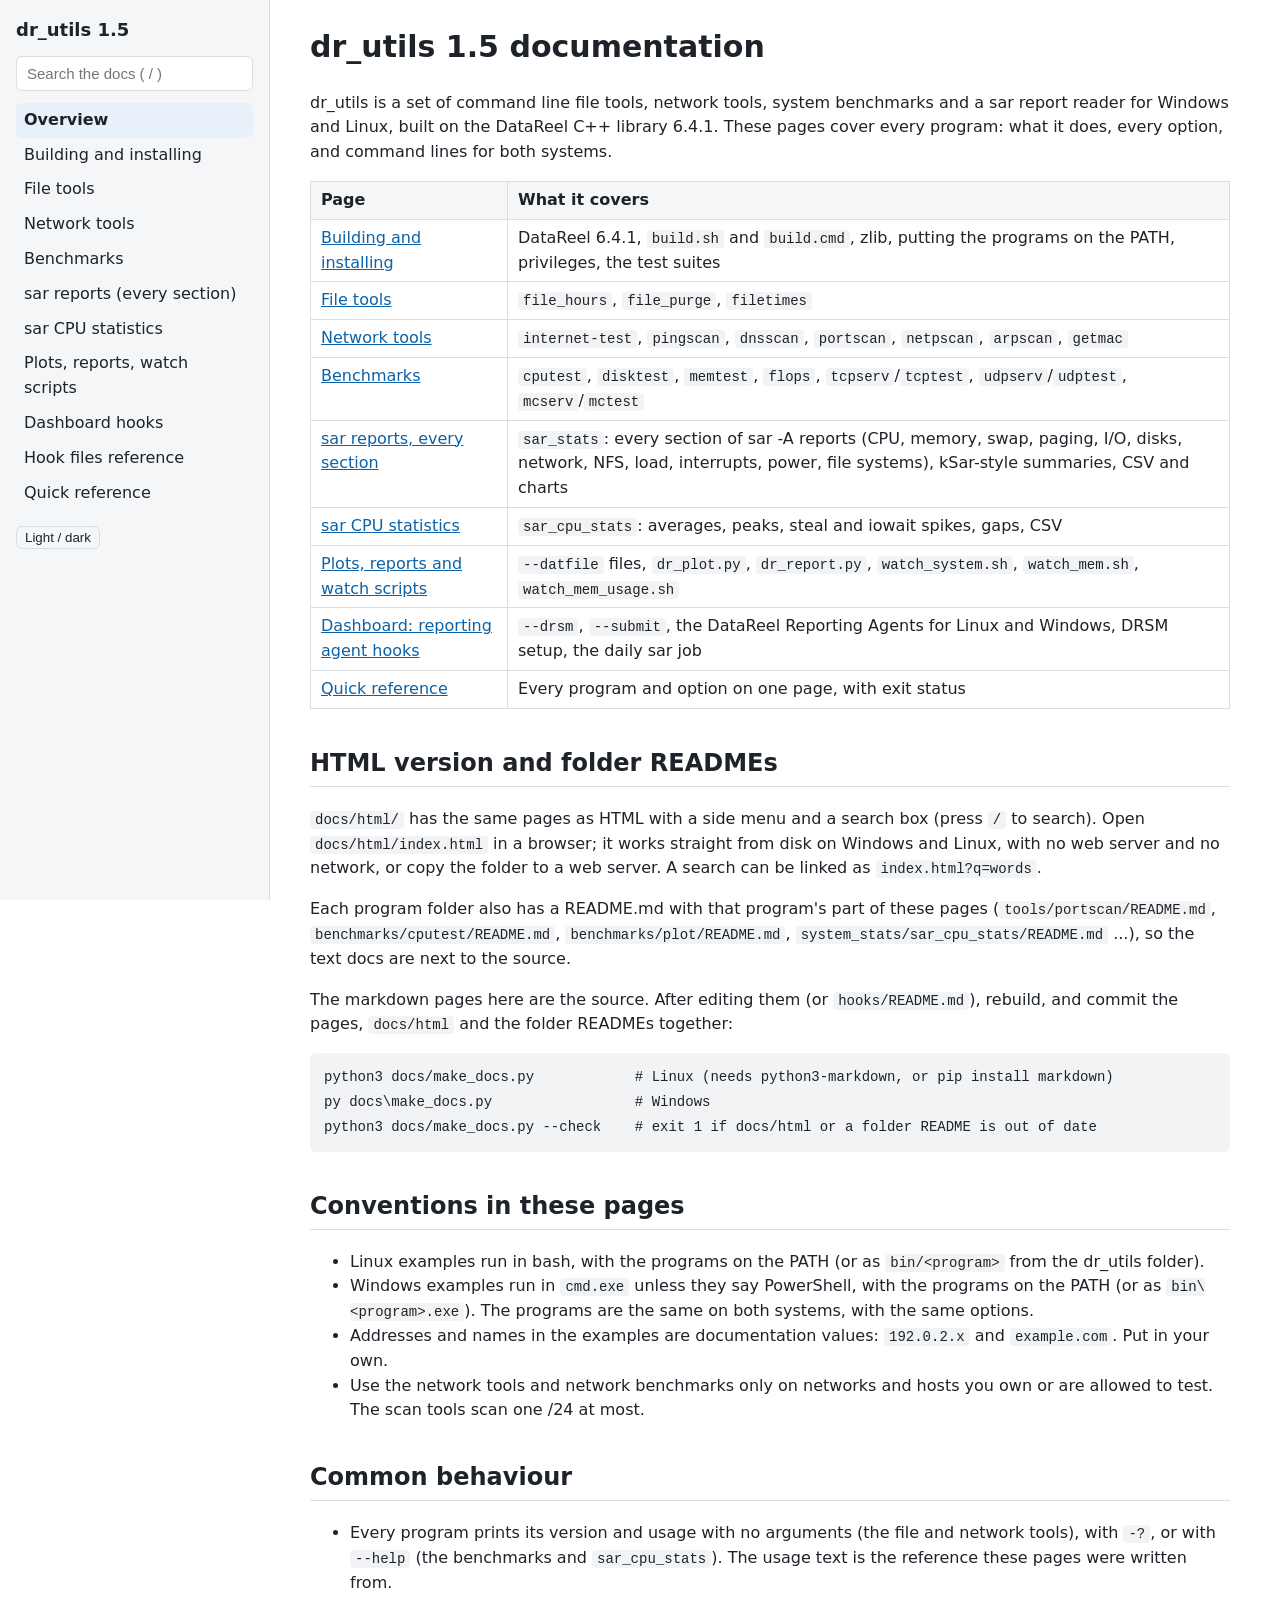
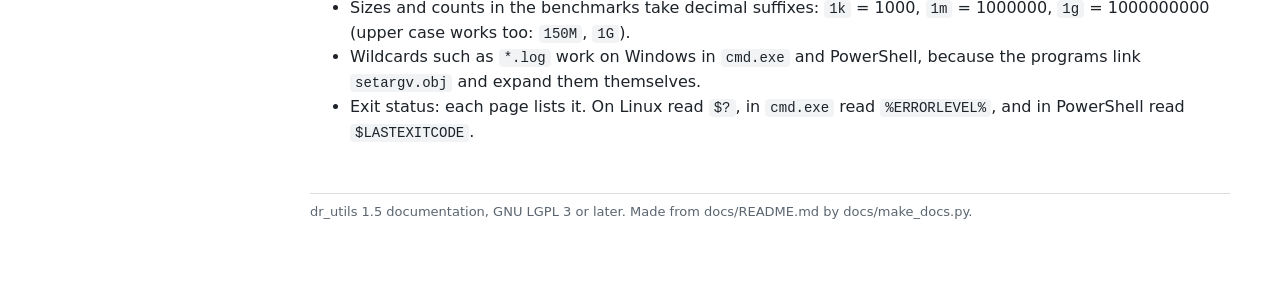
<file: docs/html/index.html>
<!doctype html>
<html lang="en">
<head>
<meta charset="utf-8">
<meta name="viewport" content="width=device-width, initial-scale=1">
<title>Overview - dr_utils 1.5</title>
<link rel="stylesheet" href="dr_utils.css">
</head>
<body>
<div class="wrap">
<nav>
<p class="title"><a href="index.html">dr_utils 1.5</a></p>
<input id="q" type="search" placeholder="Search the docs ( / )" aria-label="Search the docs">
<button id="menu-btn" type="button">Pages</button>
<ul>
<li><a href="index.html" class="cur">Overview</a></li>
<li><a href="install.html">Building and installing</a></li>
<li><a href="file-tools.html">File tools</a></li>
<li><a href="network-tools.html">Network tools</a></li>
<li><a href="benchmarks.html">Benchmarks</a></li>
<li><a href="sar-stats.html">sar reports (every section)</a></li>
<li><a href="sar-cpu-stats.html">sar CPU statistics</a></li>
<li><a href="plots-and-reports.html">Plots, reports, watch scripts</a></li>
<li><a href="dashboard-hooks.html">Dashboard hooks</a></li>
<li><a href="hooks.html">Hook files reference</a></li>
<li><a href="quick-reference.html">Quick reference</a></li>
</ul>
<div class="theme"><button id="theme-btn" type="button">Light / dark</button></div>
</nav>
<main>
<div id="results"></div>
<div id="content">
<h1 id="dr_utils-15-documentation">dr_utils 1.5 documentation</h1>
<p>dr_utils is a set of command line file tools, network tools, system benchmarks and a sar report reader for Windows and Linux, built on the DataReel C++ library 6.4.1. These pages cover every program: what it does, every option, and command lines for both systems.</p>
<table>
<thead>
<tr>
<th>Page</th>
<th>What it covers</th>
</tr>
</thead>
<tbody>
<tr>
<td><a href="install.html">Building and installing</a></td>
<td>DataReel 6.4.1, <code>build.sh</code> and <code>build.cmd</code>, zlib, putting the programs on the PATH, privileges, the test suites</td>
</tr>
<tr>
<td><a href="file-tools.html">File tools</a></td>
<td><code>file_hours</code>, <code>file_purge</code>, <code>filetimes</code></td>
</tr>
<tr>
<td><a href="network-tools.html">Network tools</a></td>
<td><code>internet-test</code>, <code>pingscan</code>, <code>dnsscan</code>, <code>portscan</code>, <code>netpscan</code>, <code>arpscan</code>, <code>getmac</code></td>
</tr>
<tr>
<td><a href="benchmarks.html">Benchmarks</a></td>
<td><code>cputest</code>, <code>disktest</code>, <code>memtest</code>, <code>flops</code>, <code>tcpserv</code>/<code>tcptest</code>, <code>udpserv</code>/<code>udptest</code>, <code>mcserv</code>/<code>mctest</code></td>
</tr>
<tr>
<td><a href="sar-stats.html">sar reports, every section</a></td>
<td><code>sar_stats</code>: every section of sar -A reports (CPU, memory, swap, paging, I/O, disks, network, NFS, load, interrupts, power, file systems), kSar-style summaries, CSV and charts</td>
</tr>
<tr>
<td><a href="sar-cpu-stats.html">sar CPU statistics</a></td>
<td><code>sar_cpu_stats</code>: averages, peaks, steal and iowait spikes, gaps, CSV</td>
</tr>
<tr>
<td><a href="plots-and-reports.html">Plots, reports and watch scripts</a></td>
<td><code>--datfile</code> files, <code>dr_plot.py</code>, <code>dr_report.py</code>, <code>watch_system.sh</code>, <code>watch_mem.sh</code>, <code>watch_mem_usage.sh</code></td>
</tr>
<tr>
<td><a href="dashboard-hooks.html">Dashboard: reporting agent hooks</a></td>
<td><code>--drsm</code>, <code>--submit</code>, the DataReel Reporting Agents for Linux and Windows, DRSM setup, the daily sar job</td>
</tr>
<tr>
<td><a href="quick-reference.html">Quick reference</a></td>
<td>Every program and option on one page, with exit status</td>
</tr>
</tbody>
</table>
<h2 id="html-version-and-folder-readmes">HTML version and folder READMEs</h2>
<p><code>docs/html/</code> has the same pages as HTML with a side menu and a search box (press <code>/</code> to search). Open <code>docs/html/index.html</code> in a browser; it works straight from disk on Windows and Linux, with no web server and no network, or copy the folder to a web server. A search can be linked as <code>index.html?q=words</code>.</p>
<p>Each program folder also has a README.md with that program's part of these pages (<code>tools/portscan/README.md</code>, <code>benchmarks/cputest/README.md</code>, <code>benchmarks/plot/README.md</code>, <code>system_stats/sar_cpu_stats/README.md</code> ...), so the text docs are next to the source.</p>
<p>The markdown pages here are the source. After editing them (or <code>hooks/README.md</code>), rebuild, and commit the pages, <code>docs/html</code> and the folder READMEs together:</p>
<pre><code>python3 docs/make_docs.py            # Linux (needs python3-markdown, or pip install markdown)
py docs\make_docs.py                 # Windows
python3 docs/make_docs.py --check    # exit 1 if docs/html or a folder README is out of date
</code></pre>
<h2 id="conventions-in-these-pages">Conventions in these pages</h2>
<ul>
<li>Linux examples run in bash, with the programs on the PATH (or as <code>bin/&lt;program&gt;</code> from the dr_utils folder).</li>
<li>Windows examples run in <code>cmd.exe</code> unless they say PowerShell, with the programs on the PATH (or as <code>bin\&lt;program&gt;.exe</code>). The programs are the same on both systems, with the same options.</li>
<li>Addresses and names in the examples are documentation values: <code>192.0.2.x</code> and <code>example.com</code>. Put in your own.</li>
<li>Use the network tools and network benchmarks only on networks and hosts you own or are allowed to test. The scan tools scan one /24 at most.</li>
</ul>
<h2 id="common-behaviour">Common behaviour</h2>
<ul>
<li>Every program prints its version and usage with no arguments (the file and network tools), with <code>-?</code>, or with <code>--help</code> (the benchmarks and <code>sar_cpu_stats</code>). The usage text is the reference these pages were written from.</li>
<li>Sizes and counts in the benchmarks take decimal suffixes: <code>1k</code> = 1000, <code>1m</code> = 1000000, <code>1g</code> = 1000000000 (upper case works too: <code>150M</code>, <code>1G</code>).</li>
<li>Wildcards such as <code>*.log</code> work on Windows in <code>cmd.exe</code> and PowerShell, because the programs link <code>setargv.obj</code> and expand them themselves.</li>
<li>Exit status: each page lists it. On Linux read <code>$?</code>, in <code>cmd.exe</code> read <code>%ERRORLEVEL%</code>, and in PowerShell read <code>$LASTEXITCODE</code>.</li>
</ul>
<p class="foot">dr_utils 1.5 documentation, GNU LGPL 3 or later. Made from docs/README.md by docs/make_docs.py.</p>
</div>
</main>
</div>
<script src="search_index.js"></script>
<script src="dr_utils.js"></script>
</body>
</html>
</file>
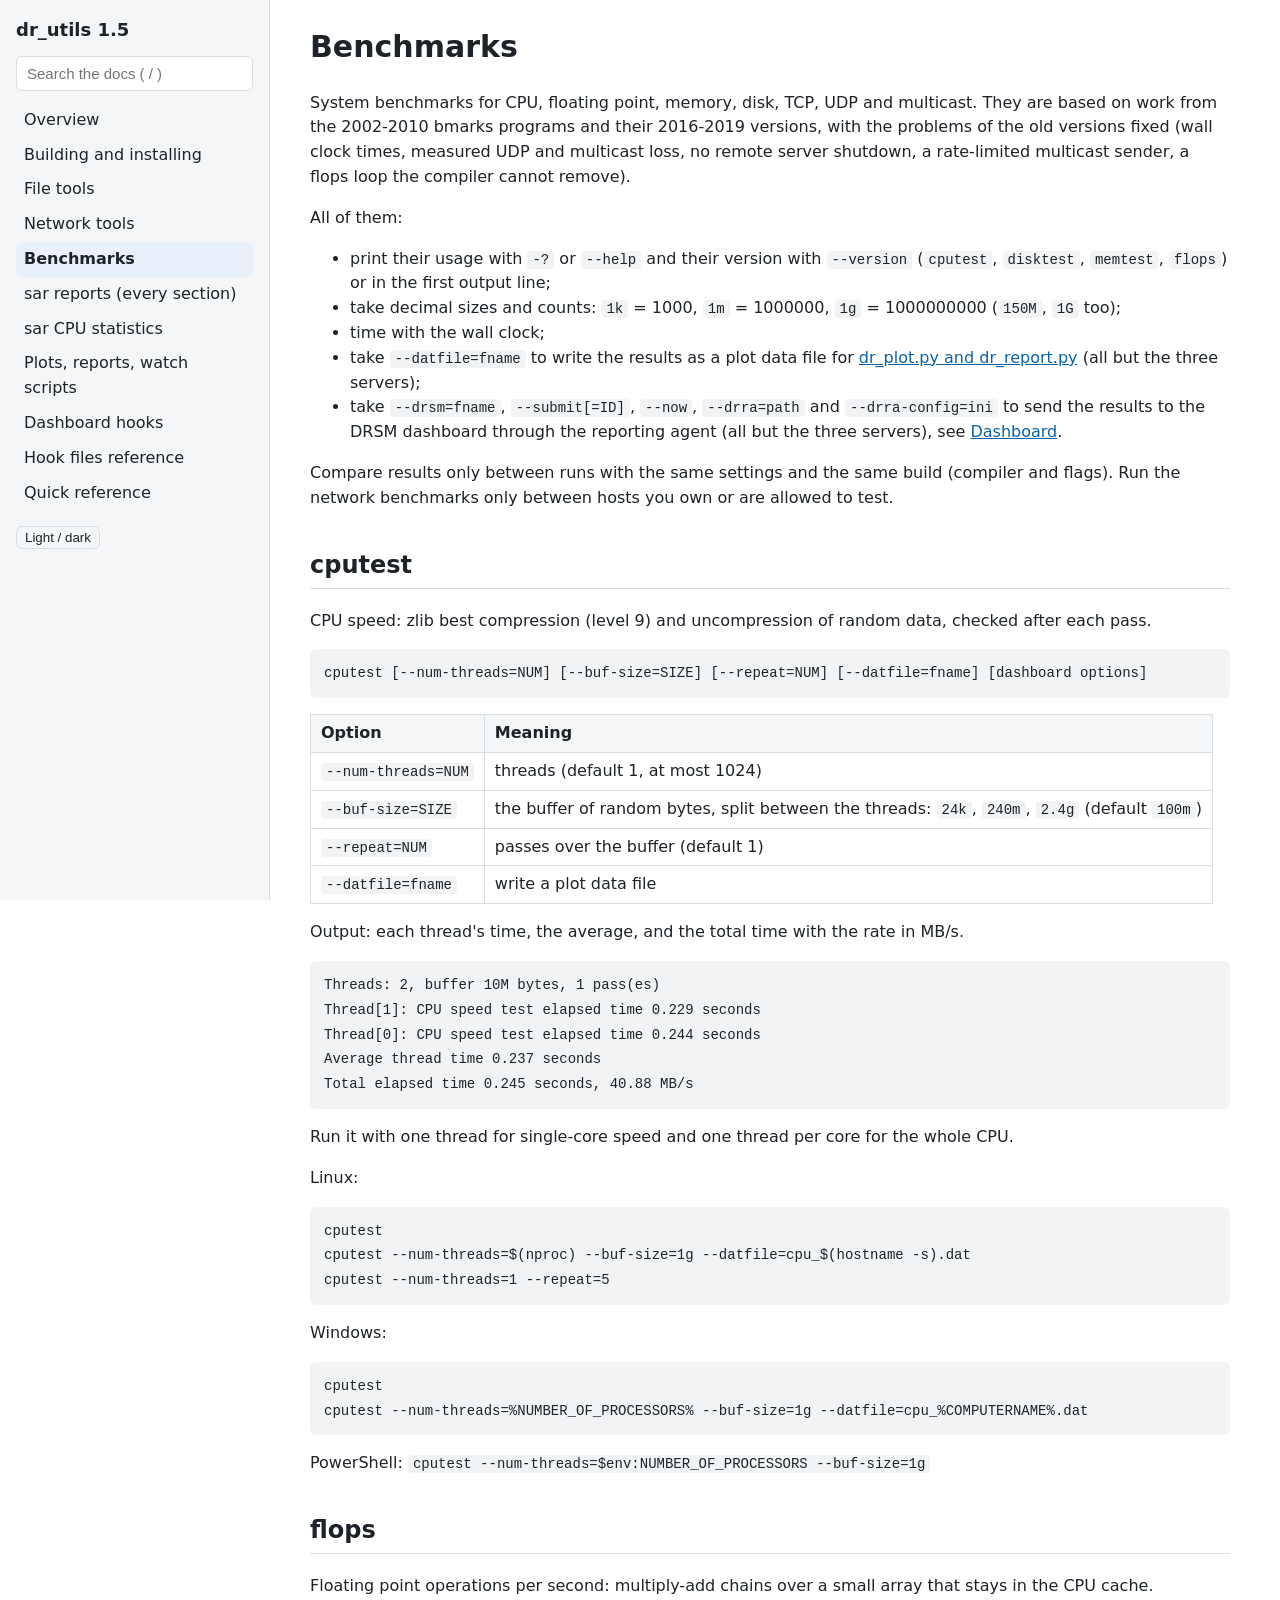
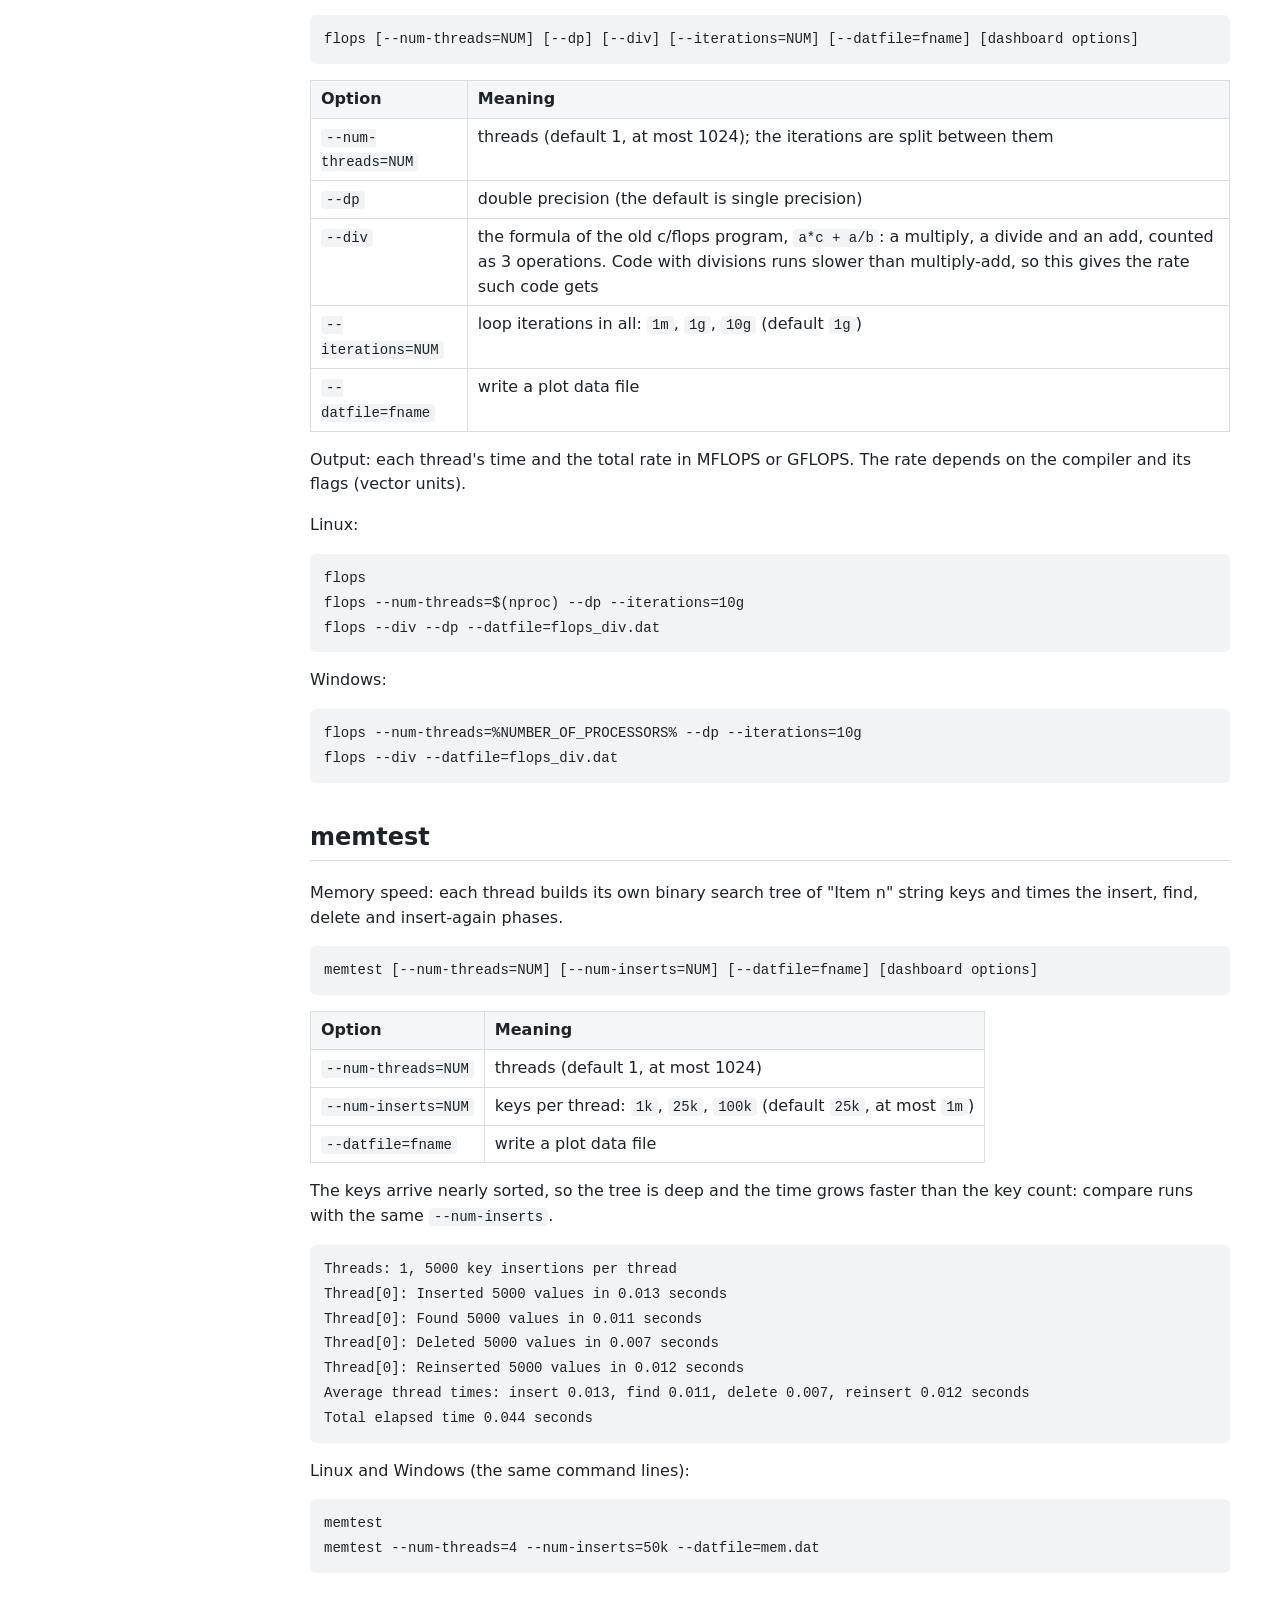
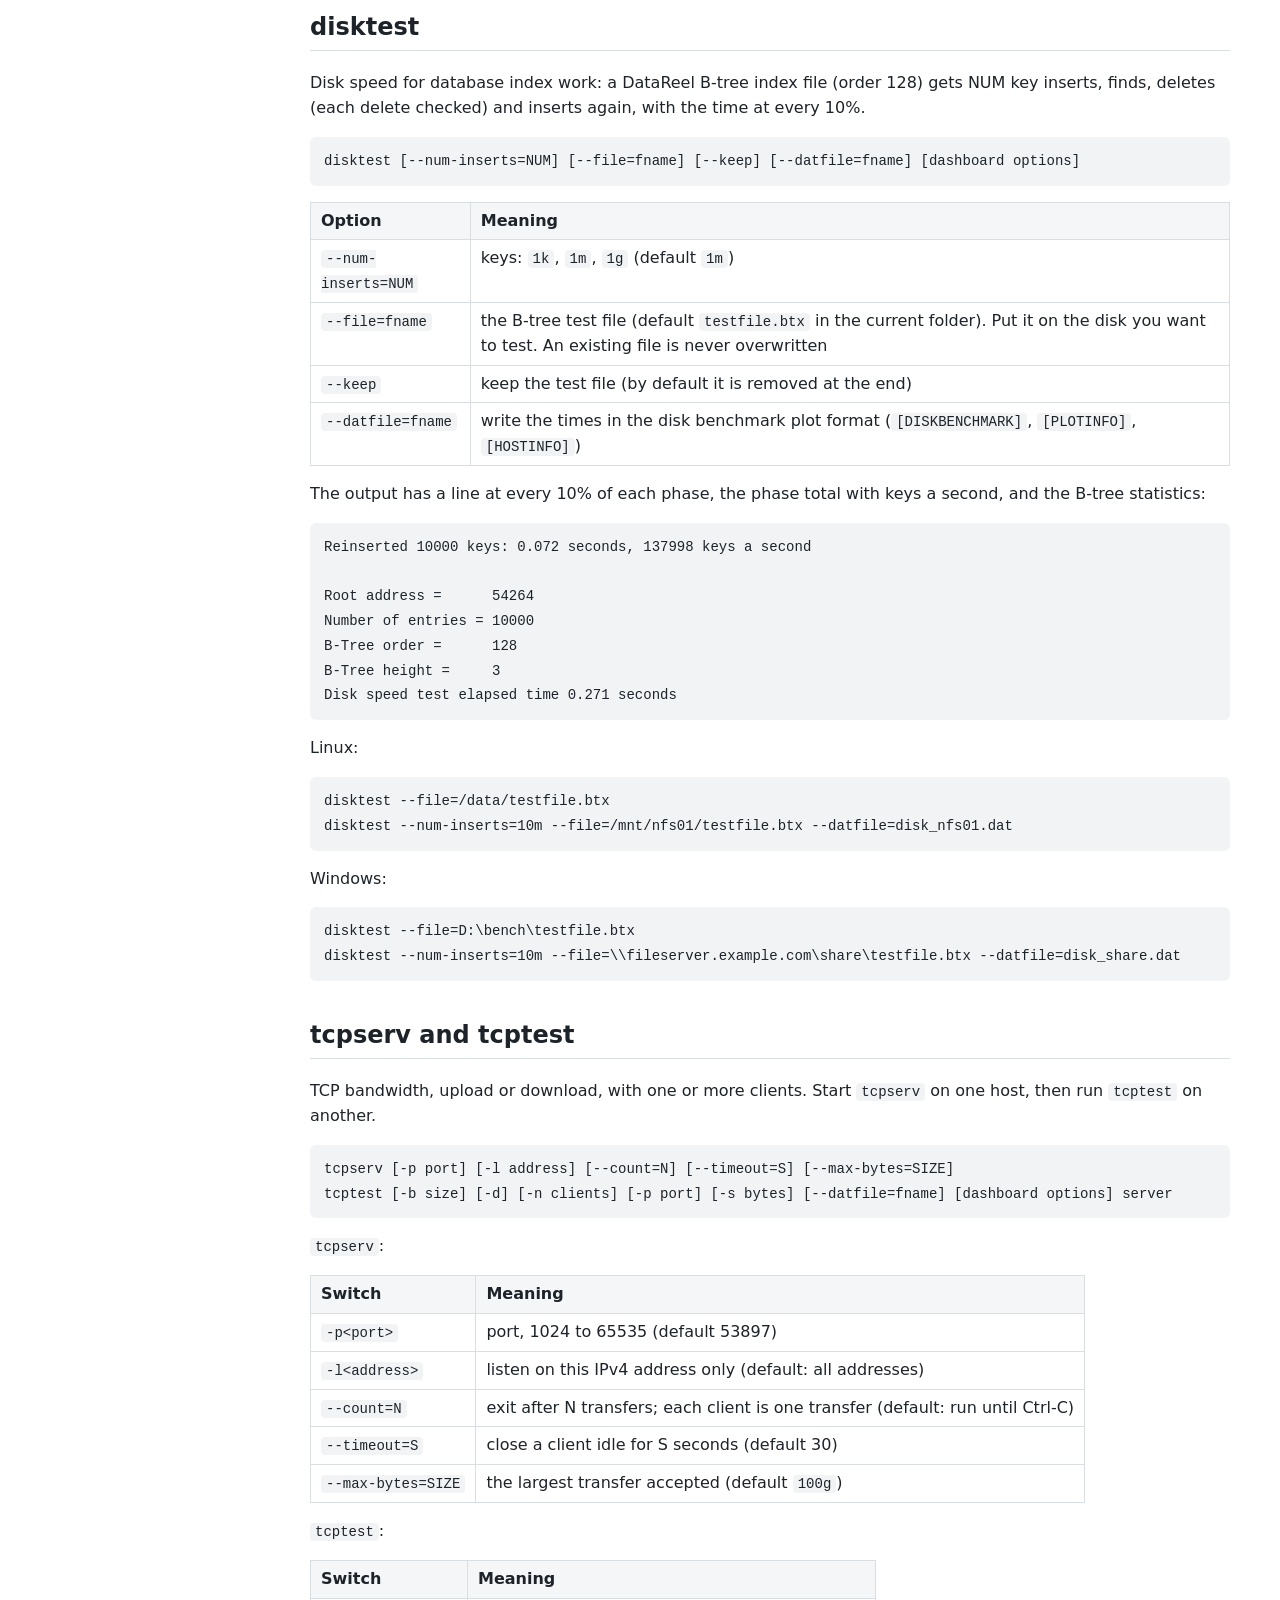
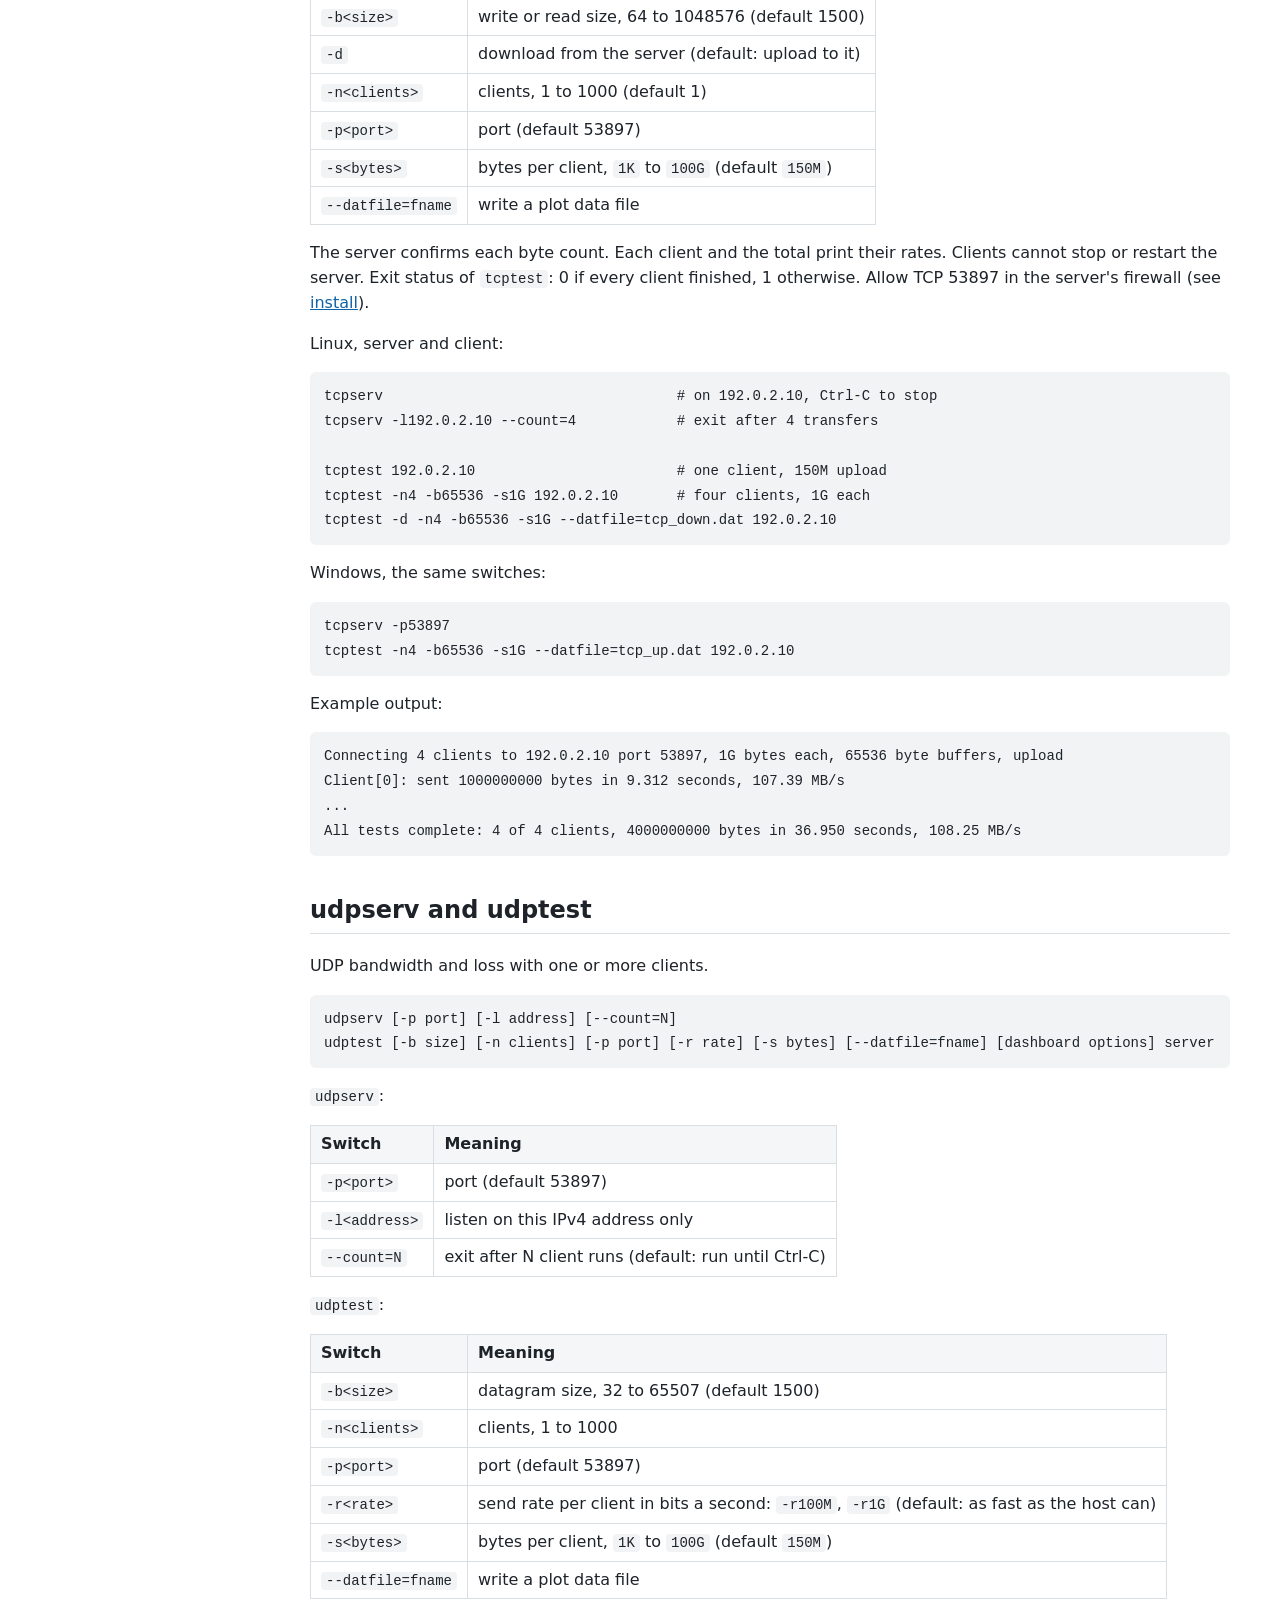
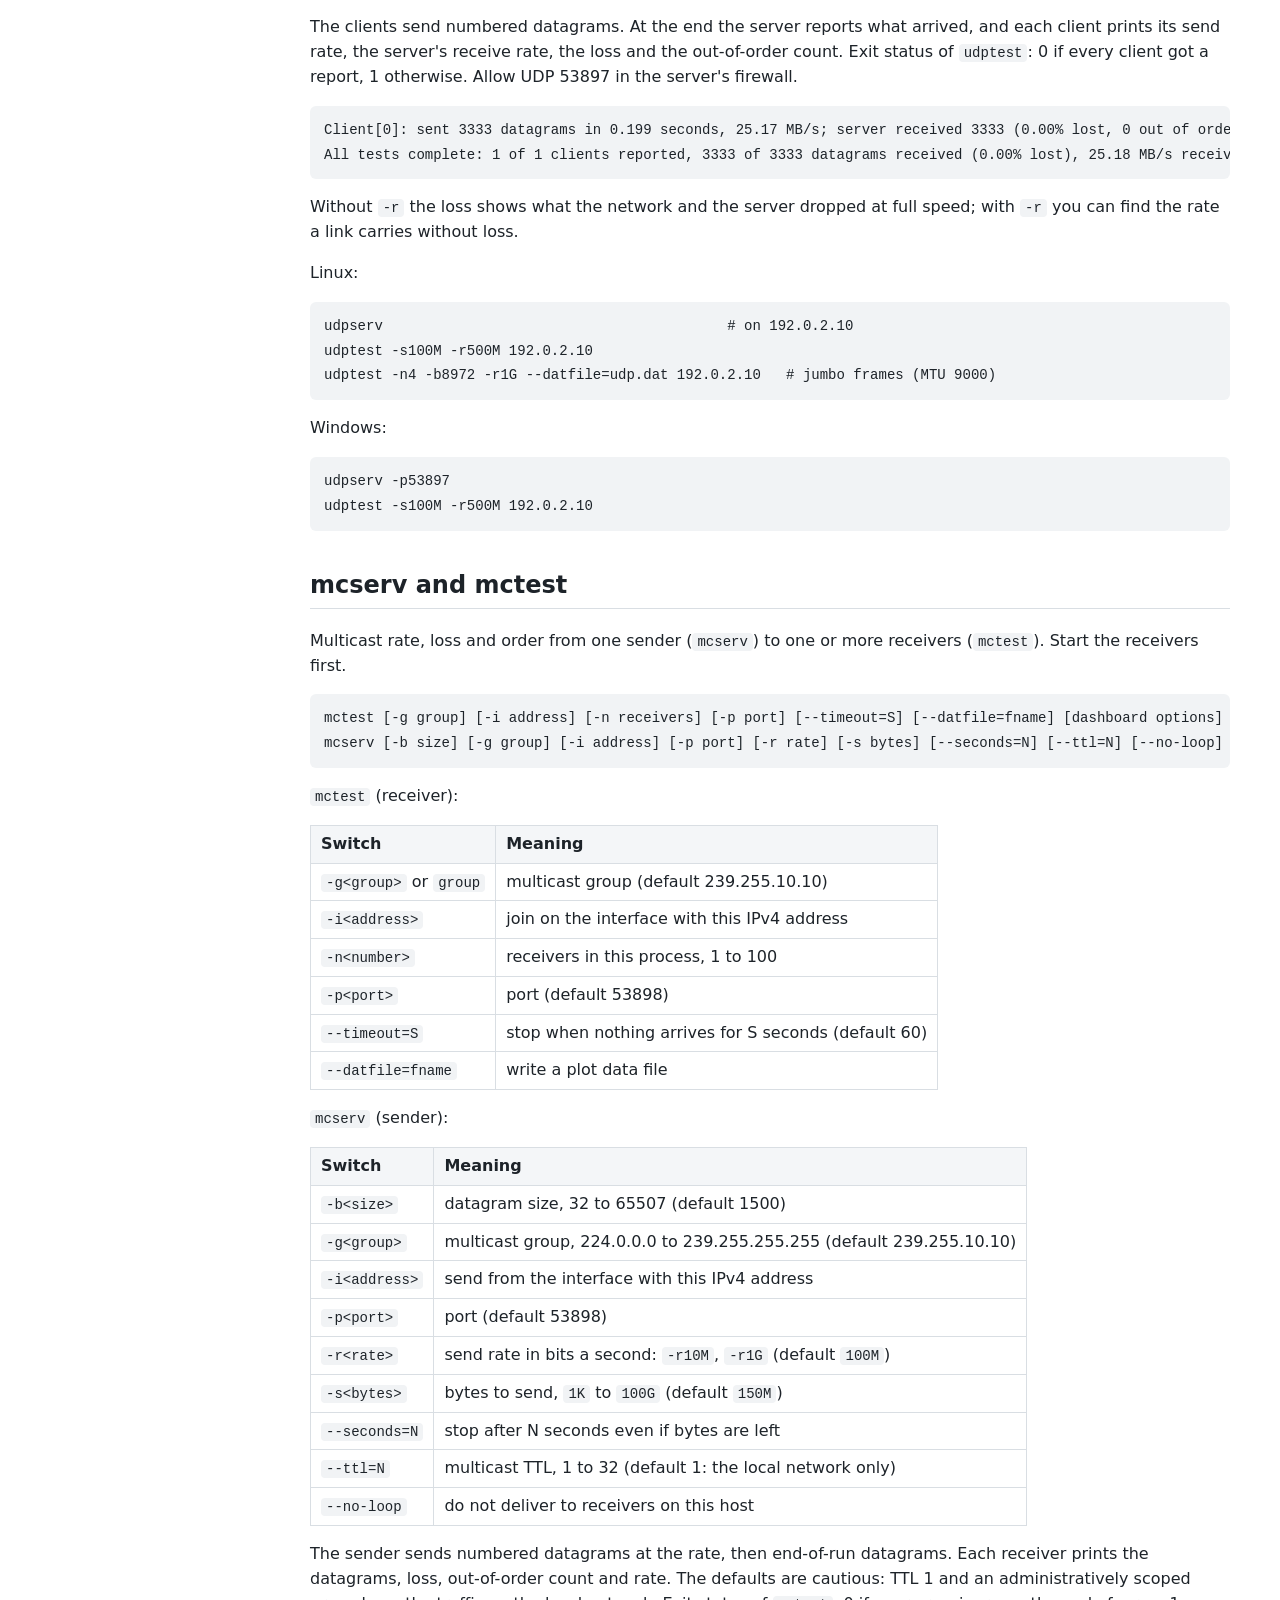
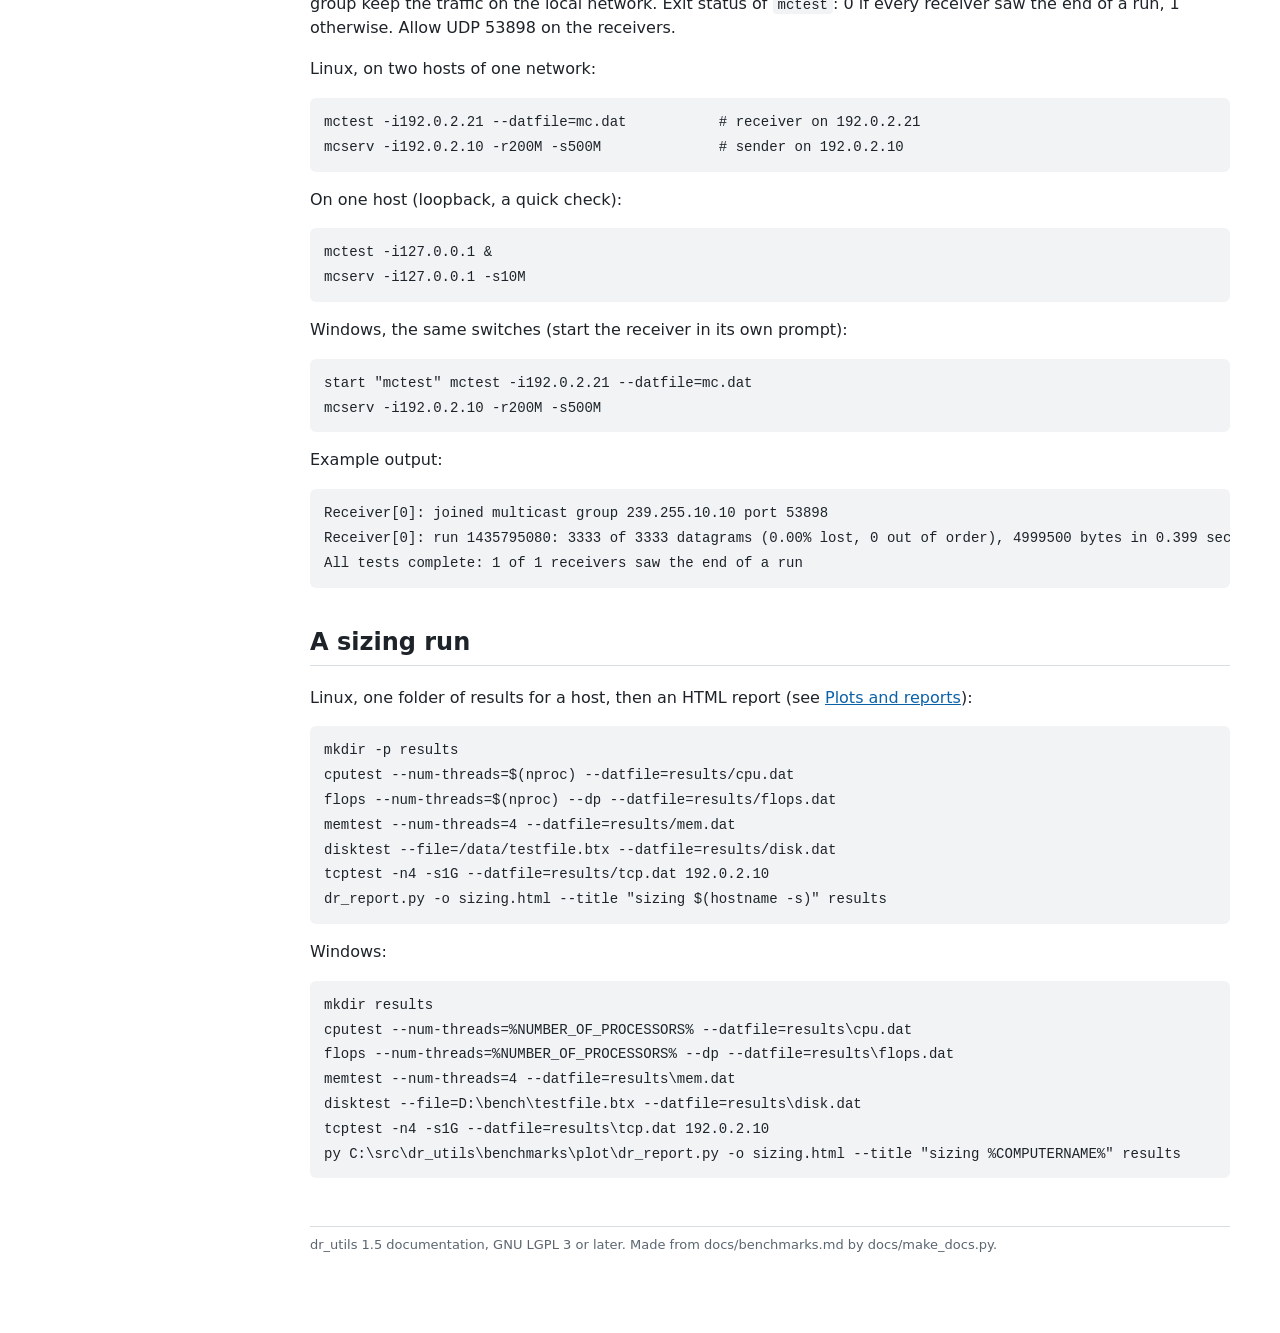
<file: docs/html/benchmarks.html>
<!doctype html>
<html lang="en">
<head>
<meta charset="utf-8">
<meta name="viewport" content="width=device-width, initial-scale=1">
<title>Benchmarks - dr_utils 1.5</title>
<link rel="stylesheet" href="dr_utils.css">
</head>
<body>
<div class="wrap">
<nav>
<p class="title"><a href="index.html">dr_utils 1.5</a></p>
<input id="q" type="search" placeholder="Search the docs ( / )" aria-label="Search the docs">
<button id="menu-btn" type="button">Pages</button>
<ul>
<li><a href="index.html">Overview</a></li>
<li><a href="install.html">Building and installing</a></li>
<li><a href="file-tools.html">File tools</a></li>
<li><a href="network-tools.html">Network tools</a></li>
<li><a href="benchmarks.html" class="cur">Benchmarks</a></li>
<li><a href="sar-stats.html">sar reports (every section)</a></li>
<li><a href="sar-cpu-stats.html">sar CPU statistics</a></li>
<li><a href="plots-and-reports.html">Plots, reports, watch scripts</a></li>
<li><a href="dashboard-hooks.html">Dashboard hooks</a></li>
<li><a href="hooks.html">Hook files reference</a></li>
<li><a href="quick-reference.html">Quick reference</a></li>
</ul>
<div class="theme"><button id="theme-btn" type="button">Light / dark</button></div>
</nav>
<main>
<div id="results"></div>
<div id="content">
<h1 id="benchmarks">Benchmarks</h1>
<p>System benchmarks for CPU, floating point, memory, disk, TCP, UDP and multicast. They are based on work from the 2002-2010 bmarks programs and their 2016-2019 versions, with the problems of the old versions fixed (wall clock times, measured UDP and multicast loss, no remote server shutdown, a rate-limited multicast sender, a flops loop the compiler cannot remove).</p>
<p>All of them:</p>
<ul>
<li>print their usage with <code>-?</code> or <code>--help</code> and their version with <code>--version</code> (<code>cputest</code>, <code>disktest</code>, <code>memtest</code>, <code>flops</code>) or in the first output line;</li>
<li>take decimal sizes and counts: <code>1k</code> = 1000, <code>1m</code> = 1000000, <code>1g</code> = 1000000000 (<code>150M</code>, <code>1G</code> too);</li>
<li>time with the wall clock;</li>
<li>take <code>--datfile=fname</code> to write the results as a plot data file for <a href="plots-and-reports.html">dr_plot.py and dr_report.py</a> (all but the three servers);</li>
<li>take <code>--drsm=fname</code>, <code>--submit[=ID]</code>, <code>--now</code>, <code>--drra=path</code> and <code>--drra-config=ini</code> to send the results to the DRSM dashboard through the reporting agent (all but the three servers), see <a href="dashboard-hooks.html">Dashboard</a>.</li>
</ul>
<p>Compare results only between runs with the same settings and the same build (compiler and flags). Run the network benchmarks only between hosts you own or are allowed to test.</p>
<h2 id="cputest">cputest</h2>
<p>CPU speed: zlib best compression (level 9) and uncompression of random data, checked after each pass.</p>
<pre><code>cputest [--num-threads=NUM] [--buf-size=SIZE] [--repeat=NUM] [--datfile=fname] [dashboard options]
</code></pre>
<table>
<thead>
<tr>
<th>Option</th>
<th>Meaning</th>
</tr>
</thead>
<tbody>
<tr>
<td><code>--num-threads=NUM</code></td>
<td>threads (default 1, at most 1024)</td>
</tr>
<tr>
<td><code>--buf-size=SIZE</code></td>
<td>the buffer of random bytes, split between the threads: <code>24k</code>, <code>240m</code>, <code>2.4g</code> (default <code>100m</code>)</td>
</tr>
<tr>
<td><code>--repeat=NUM</code></td>
<td>passes over the buffer (default 1)</td>
</tr>
<tr>
<td><code>--datfile=fname</code></td>
<td>write a plot data file</td>
</tr>
</tbody>
</table>
<p>Output: each thread's time, the average, and the total time with the rate in MB/s.</p>
<pre><code>Threads: 2, buffer 10M bytes, 1 pass(es)
Thread[1]: CPU speed test elapsed time 0.229 seconds
Thread[0]: CPU speed test elapsed time 0.244 seconds
Average thread time 0.237 seconds
Total elapsed time 0.245 seconds, 40.88 MB/s
</code></pre>
<p>Run it with one thread for single-core speed and one thread per core for the whole CPU.</p>
<p>Linux:</p>
<pre><code>cputest
cputest --num-threads=$(nproc) --buf-size=1g --datfile=cpu_$(hostname -s).dat
cputest --num-threads=1 --repeat=5
</code></pre>
<p>Windows:</p>
<pre><code>cputest
cputest --num-threads=%NUMBER_OF_PROCESSORS% --buf-size=1g --datfile=cpu_%COMPUTERNAME%.dat
</code></pre>
<p>PowerShell: <code>cputest --num-threads=$env:NUMBER_OF_PROCESSORS --buf-size=1g</code></p>
<h2 id="flops">flops</h2>
<p>Floating point operations per second: multiply-add chains over a small array that stays in the CPU cache.</p>
<pre><code>flops [--num-threads=NUM] [--dp] [--div] [--iterations=NUM] [--datfile=fname] [dashboard options]
</code></pre>
<table>
<thead>
<tr>
<th>Option</th>
<th>Meaning</th>
</tr>
</thead>
<tbody>
<tr>
<td><code>--num-threads=NUM</code></td>
<td>threads (default 1, at most 1024); the iterations are split between them</td>
</tr>
<tr>
<td><code>--dp</code></td>
<td>double precision (the default is single precision)</td>
</tr>
<tr>
<td><code>--div</code></td>
<td>the formula of the old c/flops program, <code>a*c + a/b</code>: a multiply, a divide and an add, counted as 3 operations. Code with divisions runs slower than multiply-add, so this gives the rate such code gets</td>
</tr>
<tr>
<td><code>--iterations=NUM</code></td>
<td>loop iterations in all: <code>1m</code>, <code>1g</code>, <code>10g</code> (default <code>1g</code>)</td>
</tr>
<tr>
<td><code>--datfile=fname</code></td>
<td>write a plot data file</td>
</tr>
</tbody>
</table>
<p>Output: each thread's time and the total rate in MFLOPS or GFLOPS. The rate depends on the compiler and its flags (vector units).</p>
<p>Linux:</p>
<pre><code>flops
flops --num-threads=$(nproc) --dp --iterations=10g
flops --div --dp --datfile=flops_div.dat
</code></pre>
<p>Windows:</p>
<pre><code>flops --num-threads=%NUMBER_OF_PROCESSORS% --dp --iterations=10g
flops --div --datfile=flops_div.dat
</code></pre>
<h2 id="memtest">memtest</h2>
<p>Memory speed: each thread builds its own binary search tree of "Item n" string keys and times the insert, find, delete and insert-again phases.</p>
<pre><code>memtest [--num-threads=NUM] [--num-inserts=NUM] [--datfile=fname] [dashboard options]
</code></pre>
<table>
<thead>
<tr>
<th>Option</th>
<th>Meaning</th>
</tr>
</thead>
<tbody>
<tr>
<td><code>--num-threads=NUM</code></td>
<td>threads (default 1, at most 1024)</td>
</tr>
<tr>
<td><code>--num-inserts=NUM</code></td>
<td>keys per thread: <code>1k</code>, <code>25k</code>, <code>100k</code> (default <code>25k</code>, at most <code>1m</code>)</td>
</tr>
<tr>
<td><code>--datfile=fname</code></td>
<td>write a plot data file</td>
</tr>
</tbody>
</table>
<p>The keys arrive nearly sorted, so the tree is deep and the time grows faster than the key count: compare runs with the same <code>--num-inserts</code>.</p>
<pre><code>Threads: 1, 5000 key insertions per thread
Thread[0]: Inserted 5000 values in 0.013 seconds
Thread[0]: Found 5000 values in 0.011 seconds
Thread[0]: Deleted 5000 values in 0.007 seconds
Thread[0]: Reinserted 5000 values in 0.012 seconds
Average thread times: insert 0.013, find 0.011, delete 0.007, reinsert 0.012 seconds
Total elapsed time 0.044 seconds
</code></pre>
<p>Linux and Windows (the same command lines):</p>
<pre><code>memtest
memtest --num-threads=4 --num-inserts=50k --datfile=mem.dat
</code></pre>
<h2 id="disktest">disktest</h2>
<p>Disk speed for database index work: a DataReel B-tree index file (order 128) gets NUM key inserts, finds, deletes (each delete checked) and inserts again, with the time at every 10%.</p>
<pre><code>disktest [--num-inserts=NUM] [--file=fname] [--keep] [--datfile=fname] [dashboard options]
</code></pre>
<table>
<thead>
<tr>
<th>Option</th>
<th>Meaning</th>
</tr>
</thead>
<tbody>
<tr>
<td><code>--num-inserts=NUM</code></td>
<td>keys: <code>1k</code>, <code>1m</code>, <code>1g</code> (default <code>1m</code>)</td>
</tr>
<tr>
<td><code>--file=fname</code></td>
<td>the B-tree test file (default <code>testfile.btx</code> in the current folder). Put it on the disk you want to test. An existing file is never overwritten</td>
</tr>
<tr>
<td><code>--keep</code></td>
<td>keep the test file (by default it is removed at the end)</td>
</tr>
<tr>
<td><code>--datfile=fname</code></td>
<td>write the times in the disk benchmark plot format (<code>[DISKBENCHMARK]</code>, <code>[PLOTINFO]</code>, <code>[HOSTINFO]</code>)</td>
</tr>
</tbody>
</table>
<p>The output has a line at every 10% of each phase, the phase total with keys a second, and the B-tree statistics:</p>
<pre><code>Reinserted 10000 keys: 0.072 seconds, 137998 keys a second

Root address =      54264
Number of entries = 10000
B-Tree order =      128
B-Tree height =     3
Disk speed test elapsed time 0.271 seconds
</code></pre>
<p>Linux:</p>
<pre><code>disktest --file=/data/testfile.btx
disktest --num-inserts=10m --file=/mnt/nfs01/testfile.btx --datfile=disk_nfs01.dat
</code></pre>
<p>Windows:</p>
<pre><code>disktest --file=D:\bench\testfile.btx
disktest --num-inserts=10m --file=\\fileserver.example.com\share\testfile.btx --datfile=disk_share.dat
</code></pre>
<h2 id="tcpserv-and-tcptest">tcpserv and tcptest</h2>
<p>TCP bandwidth, upload or download, with one or more clients. Start <code>tcpserv</code> on one host, then run <code>tcptest</code> on another.</p>
<pre><code>tcpserv [-p port] [-l address] [--count=N] [--timeout=S] [--max-bytes=SIZE]
tcptest [-b size] [-d] [-n clients] [-p port] [-s bytes] [--datfile=fname] [dashboard options] server
</code></pre>
<p><code>tcpserv</code>:</p>
<table>
<thead>
<tr>
<th>Switch</th>
<th>Meaning</th>
</tr>
</thead>
<tbody>
<tr>
<td><code>-p&lt;port&gt;</code></td>
<td>port, 1024 to 65535 (default 53897)</td>
</tr>
<tr>
<td><code>-l&lt;address&gt;</code></td>
<td>listen on this IPv4 address only (default: all addresses)</td>
</tr>
<tr>
<td><code>--count=N</code></td>
<td>exit after N transfers; each client is one transfer (default: run until Ctrl-C)</td>
</tr>
<tr>
<td><code>--timeout=S</code></td>
<td>close a client idle for S seconds (default 30)</td>
</tr>
<tr>
<td><code>--max-bytes=SIZE</code></td>
<td>the largest transfer accepted (default <code>100g</code>)</td>
</tr>
</tbody>
</table>
<p><code>tcptest</code>:</p>
<table>
<thead>
<tr>
<th>Switch</th>
<th>Meaning</th>
</tr>
</thead>
<tbody>
<tr>
<td><code>-b&lt;size&gt;</code></td>
<td>write or read size, 64 to 1048576 (default 1500)</td>
</tr>
<tr>
<td><code>-d</code></td>
<td>download from the server (default: upload to it)</td>
</tr>
<tr>
<td><code>-n&lt;clients&gt;</code></td>
<td>clients, 1 to 1000 (default 1)</td>
</tr>
<tr>
<td><code>-p&lt;port&gt;</code></td>
<td>port (default 53897)</td>
</tr>
<tr>
<td><code>-s&lt;bytes&gt;</code></td>
<td>bytes per client, <code>1K</code> to <code>100G</code> (default <code>150M</code>)</td>
</tr>
<tr>
<td><code>--datfile=fname</code></td>
<td>write a plot data file</td>
</tr>
</tbody>
</table>
<p>The server confirms each byte count. Each client and the total print their rates. Clients cannot stop or restart the server. Exit status of <code>tcptest</code>: 0 if every client finished, 1 otherwise. Allow TCP 53897 in the server's firewall (see <a href="install.html#firewall-ports-for-the-network-benchmarks">install</a>).</p>
<p>Linux, server and client:</p>
<pre><code>tcpserv                                   # on 192.0.2.10, Ctrl-C to stop
tcpserv -l192.0.2.10 --count=4            # exit after 4 transfers

tcptest 192.0.2.10                        # one client, 150M upload
tcptest -n4 -b65536 -s1G 192.0.2.10       # four clients, 1G each
tcptest -d -n4 -b65536 -s1G --datfile=tcp_down.dat 192.0.2.10
</code></pre>
<p>Windows, the same switches:</p>
<pre><code>tcpserv -p53897
tcptest -n4 -b65536 -s1G --datfile=tcp_up.dat 192.0.2.10
</code></pre>
<p>Example output:</p>
<pre><code>Connecting 4 clients to 192.0.2.10 port 53897, 1G bytes each, 65536 byte buffers, upload
Client[0]: sent 1000000000 bytes in 9.312 seconds, 107.39 MB/s
...
All tests complete: 4 of 4 clients, 4000000000 bytes in 36.950 seconds, 108.25 MB/s
</code></pre>
<h2 id="udpserv-and-udptest">udpserv and udptest</h2>
<p>UDP bandwidth and loss with one or more clients.</p>
<pre><code>udpserv [-p port] [-l address] [--count=N]
udptest [-b size] [-n clients] [-p port] [-r rate] [-s bytes] [--datfile=fname] [dashboard options] server
</code></pre>
<p><code>udpserv</code>:</p>
<table>
<thead>
<tr>
<th>Switch</th>
<th>Meaning</th>
</tr>
</thead>
<tbody>
<tr>
<td><code>-p&lt;port&gt;</code></td>
<td>port (default 53897)</td>
</tr>
<tr>
<td><code>-l&lt;address&gt;</code></td>
<td>listen on this IPv4 address only</td>
</tr>
<tr>
<td><code>--count=N</code></td>
<td>exit after N client runs (default: run until Ctrl-C)</td>
</tr>
</tbody>
</table>
<p><code>udptest</code>:</p>
<table>
<thead>
<tr>
<th>Switch</th>
<th>Meaning</th>
</tr>
</thead>
<tbody>
<tr>
<td><code>-b&lt;size&gt;</code></td>
<td>datagram size, 32 to 65507 (default 1500)</td>
</tr>
<tr>
<td><code>-n&lt;clients&gt;</code></td>
<td>clients, 1 to 1000</td>
</tr>
<tr>
<td><code>-p&lt;port&gt;</code></td>
<td>port (default 53897)</td>
</tr>
<tr>
<td><code>-r&lt;rate&gt;</code></td>
<td>send rate per client in bits a second: <code>-r100M</code>, <code>-r1G</code> (default: as fast as the host can)</td>
</tr>
<tr>
<td><code>-s&lt;bytes&gt;</code></td>
<td>bytes per client, <code>1K</code> to <code>100G</code> (default <code>150M</code>)</td>
</tr>
<tr>
<td><code>--datfile=fname</code></td>
<td>write a plot data file</td>
</tr>
</tbody>
</table>
<p>The clients send numbered datagrams. At the end the server reports what arrived, and each client prints its send rate, the server's receive rate, the loss and the out-of-order count. Exit status of <code>udptest</code>: 0 if every client got a report, 1 otherwise. Allow UDP 53897 in the server's firewall.</p>
<pre><code>Client[0]: sent 3333 datagrams in 0.199 seconds, 25.17 MB/s; server received 3333 (0.00% lost, 0 out of order), 25.18 MB/s
All tests complete: 1 of 1 clients reported, 3333 of 3333 datagrams received (0.00% lost), 25.18 MB/s received
</code></pre>
<p>Without <code>-r</code> the loss shows what the network and the server dropped at full speed; with <code>-r</code> you can find the rate a link carries without loss.</p>
<p>Linux:</p>
<pre><code>udpserv                                         # on 192.0.2.10
udptest -s100M -r500M 192.0.2.10
udptest -n4 -b8972 -r1G --datfile=udp.dat 192.0.2.10   # jumbo frames (MTU 9000)
</code></pre>
<p>Windows:</p>
<pre><code>udpserv -p53897
udptest -s100M -r500M 192.0.2.10
</code></pre>
<h2 id="mcserv-and-mctest">mcserv and mctest</h2>
<p>Multicast rate, loss and order from one sender (<code>mcserv</code>) to one or more receivers (<code>mctest</code>). Start the receivers first.</p>
<pre><code>mctest [-g group] [-i address] [-n receivers] [-p port] [--timeout=S] [--datfile=fname] [dashboard options] [group]
mcserv [-b size] [-g group] [-i address] [-p port] [-r rate] [-s bytes] [--seconds=N] [--ttl=N] [--no-loop]
</code></pre>
<p><code>mctest</code> (receiver):</p>
<table>
<thead>
<tr>
<th>Switch</th>
<th>Meaning</th>
</tr>
</thead>
<tbody>
<tr>
<td><code>-g&lt;group&gt;</code> or <code>group</code></td>
<td>multicast group (default 239.255.10.10)</td>
</tr>
<tr>
<td><code>-i&lt;address&gt;</code></td>
<td>join on the interface with this IPv4 address</td>
</tr>
<tr>
<td><code>-n&lt;number&gt;</code></td>
<td>receivers in this process, 1 to 100</td>
</tr>
<tr>
<td><code>-p&lt;port&gt;</code></td>
<td>port (default 53898)</td>
</tr>
<tr>
<td><code>--timeout=S</code></td>
<td>stop when nothing arrives for S seconds (default 60)</td>
</tr>
<tr>
<td><code>--datfile=fname</code></td>
<td>write a plot data file</td>
</tr>
</tbody>
</table>
<p><code>mcserv</code> (sender):</p>
<table>
<thead>
<tr>
<th>Switch</th>
<th>Meaning</th>
</tr>
</thead>
<tbody>
<tr>
<td><code>-b&lt;size&gt;</code></td>
<td>datagram size, 32 to 65507 (default 1500)</td>
</tr>
<tr>
<td><code>-g&lt;group&gt;</code></td>
<td>multicast group, 224.0.0.0 to 239.255.255.255 (default 239.255.10.10)</td>
</tr>
<tr>
<td><code>-i&lt;address&gt;</code></td>
<td>send from the interface with this IPv4 address</td>
</tr>
<tr>
<td><code>-p&lt;port&gt;</code></td>
<td>port (default 53898)</td>
</tr>
<tr>
<td><code>-r&lt;rate&gt;</code></td>
<td>send rate in bits a second: <code>-r10M</code>, <code>-r1G</code> (default <code>100M</code>)</td>
</tr>
<tr>
<td><code>-s&lt;bytes&gt;</code></td>
<td>bytes to send, <code>1K</code> to <code>100G</code> (default <code>150M</code>)</td>
</tr>
<tr>
<td><code>--seconds=N</code></td>
<td>stop after N seconds even if bytes are left</td>
</tr>
<tr>
<td><code>--ttl=N</code></td>
<td>multicast TTL, 1 to 32 (default 1: the local network only)</td>
</tr>
<tr>
<td><code>--no-loop</code></td>
<td>do not deliver to receivers on this host</td>
</tr>
</tbody>
</table>
<p>The sender sends numbered datagrams at the rate, then end-of-run datagrams. Each receiver prints the datagrams, loss, out-of-order count and rate. The defaults are cautious: TTL 1 and an administratively scoped group keep the traffic on the local network. Exit status of <code>mctest</code>: 0 if every receiver saw the end of a run, 1 otherwise. Allow UDP 53898 on the receivers.</p>
<p>Linux, on two hosts of one network:</p>
<pre><code>mctest -i192.0.2.21 --datfile=mc.dat           # receiver on 192.0.2.21
mcserv -i192.0.2.10 -r200M -s500M              # sender on 192.0.2.10
</code></pre>
<p>On one host (loopback, a quick check):</p>
<pre><code>mctest -i127.0.0.1 &amp;
mcserv -i127.0.0.1 -s10M
</code></pre>
<p>Windows, the same switches (start the receiver in its own prompt):</p>
<pre><code>start &quot;mctest&quot; mctest -i192.0.2.21 --datfile=mc.dat
mcserv -i192.0.2.10 -r200M -s500M
</code></pre>
<p>Example output:</p>
<pre><code>Receiver[0]: joined multicast group 239.255.10.10 port 53898
Receiver[0]: run 1435795080: 3333 of 3333 datagrams (0.00% lost, 0 out of order), 4999500 bytes in 0.399 seconds, 12.52 MB/s
All tests complete: 1 of 1 receivers saw the end of a run
</code></pre>
<h2 id="a-sizing-run">A sizing run</h2>
<p>Linux, one folder of results for a host, then an HTML report (see <a href="plots-and-reports.html">Plots and reports</a>):</p>
<pre><code>mkdir -p results
cputest --num-threads=$(nproc) --datfile=results/cpu.dat
flops --num-threads=$(nproc) --dp --datfile=results/flops.dat
memtest --num-threads=4 --datfile=results/mem.dat
disktest --file=/data/testfile.btx --datfile=results/disk.dat
tcptest -n4 -s1G --datfile=results/tcp.dat 192.0.2.10
dr_report.py -o sizing.html --title &quot;sizing $(hostname -s)&quot; results
</code></pre>
<p>Windows:</p>
<pre><code>mkdir results
cputest --num-threads=%NUMBER_OF_PROCESSORS% --datfile=results\cpu.dat
flops --num-threads=%NUMBER_OF_PROCESSORS% --dp --datfile=results\flops.dat
memtest --num-threads=4 --datfile=results\mem.dat
disktest --file=D:\bench\testfile.btx --datfile=results\disk.dat
tcptest -n4 -s1G --datfile=results\tcp.dat 192.0.2.10
py C:\src\dr_utils\benchmarks\plot\dr_report.py -o sizing.html --title &quot;sizing %COMPUTERNAME%&quot; results
</code></pre>
<p class="foot">dr_utils 1.5 documentation, GNU LGPL 3 or later. Made from docs/benchmarks.md by docs/make_docs.py.</p>
</div>
</main>
</div>
<script src="search_index.js"></script>
<script src="dr_utils.js"></script>
</body>
</html>
</file>
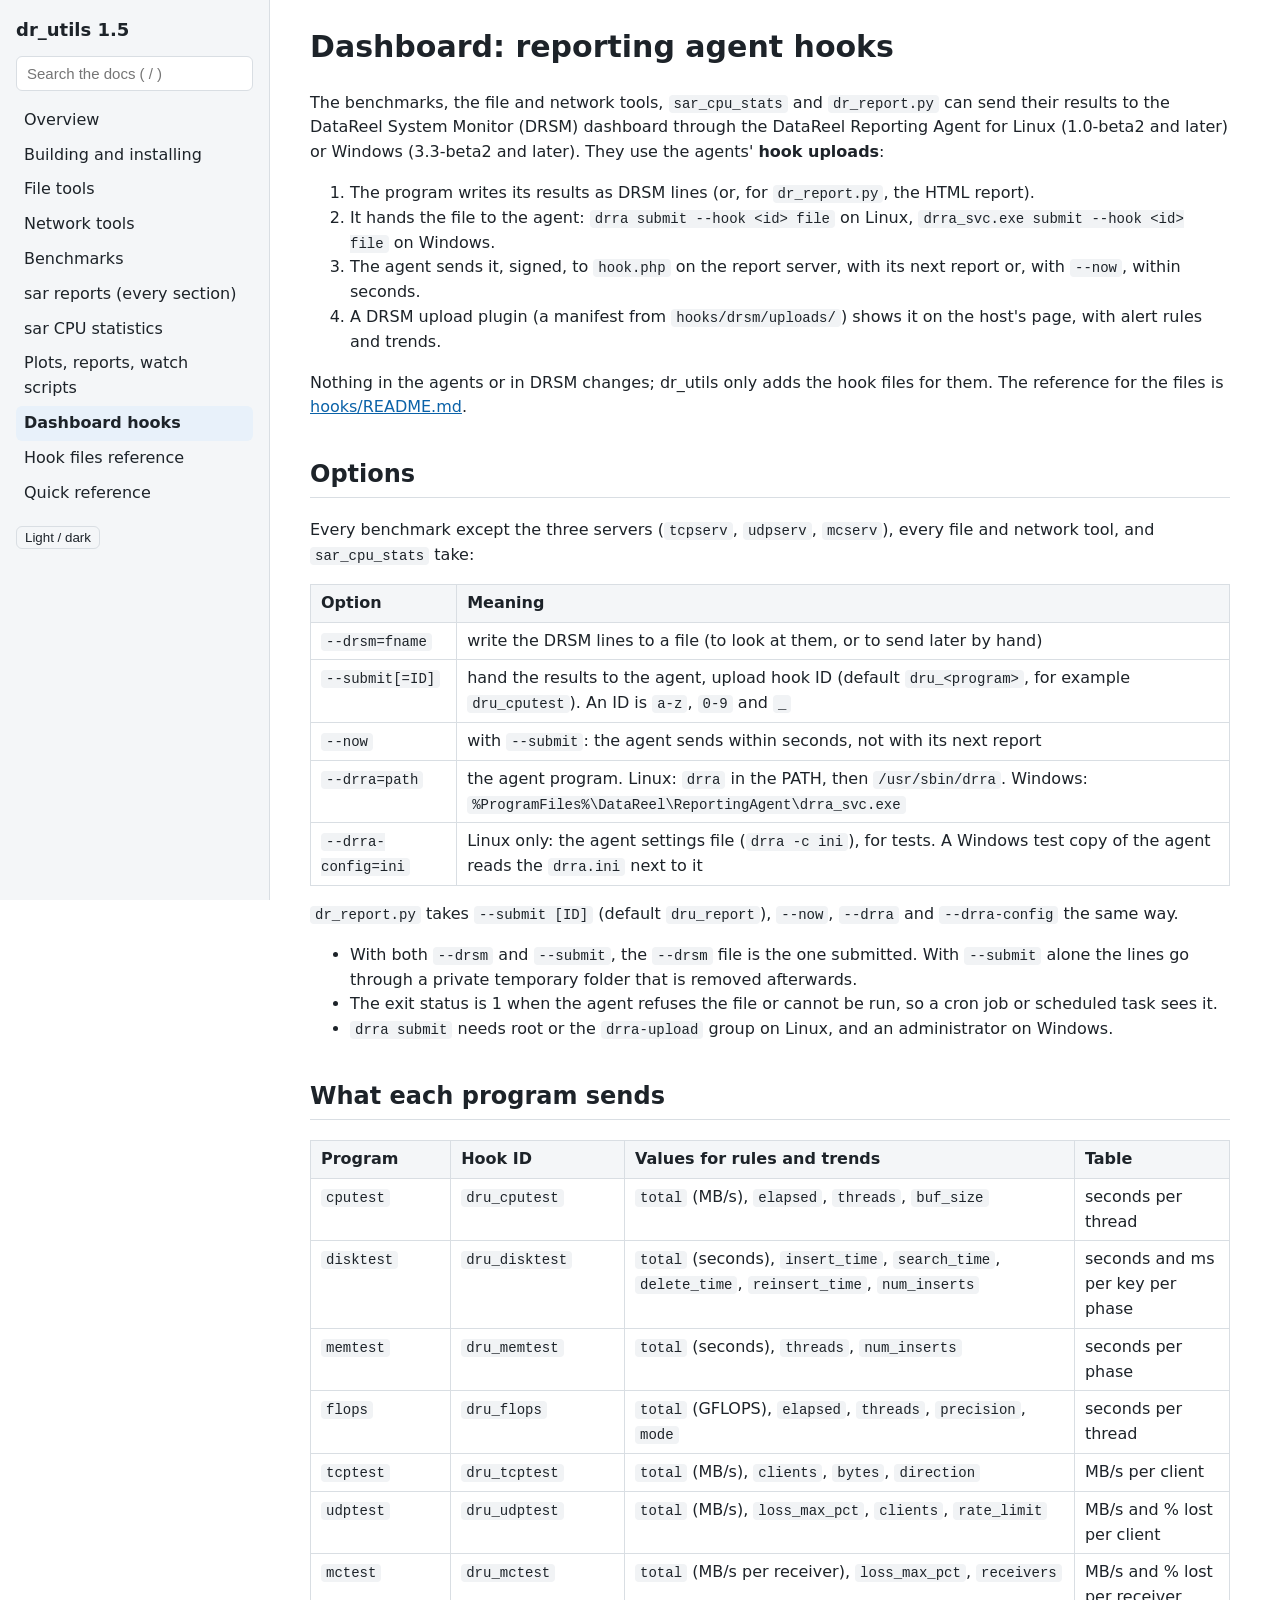
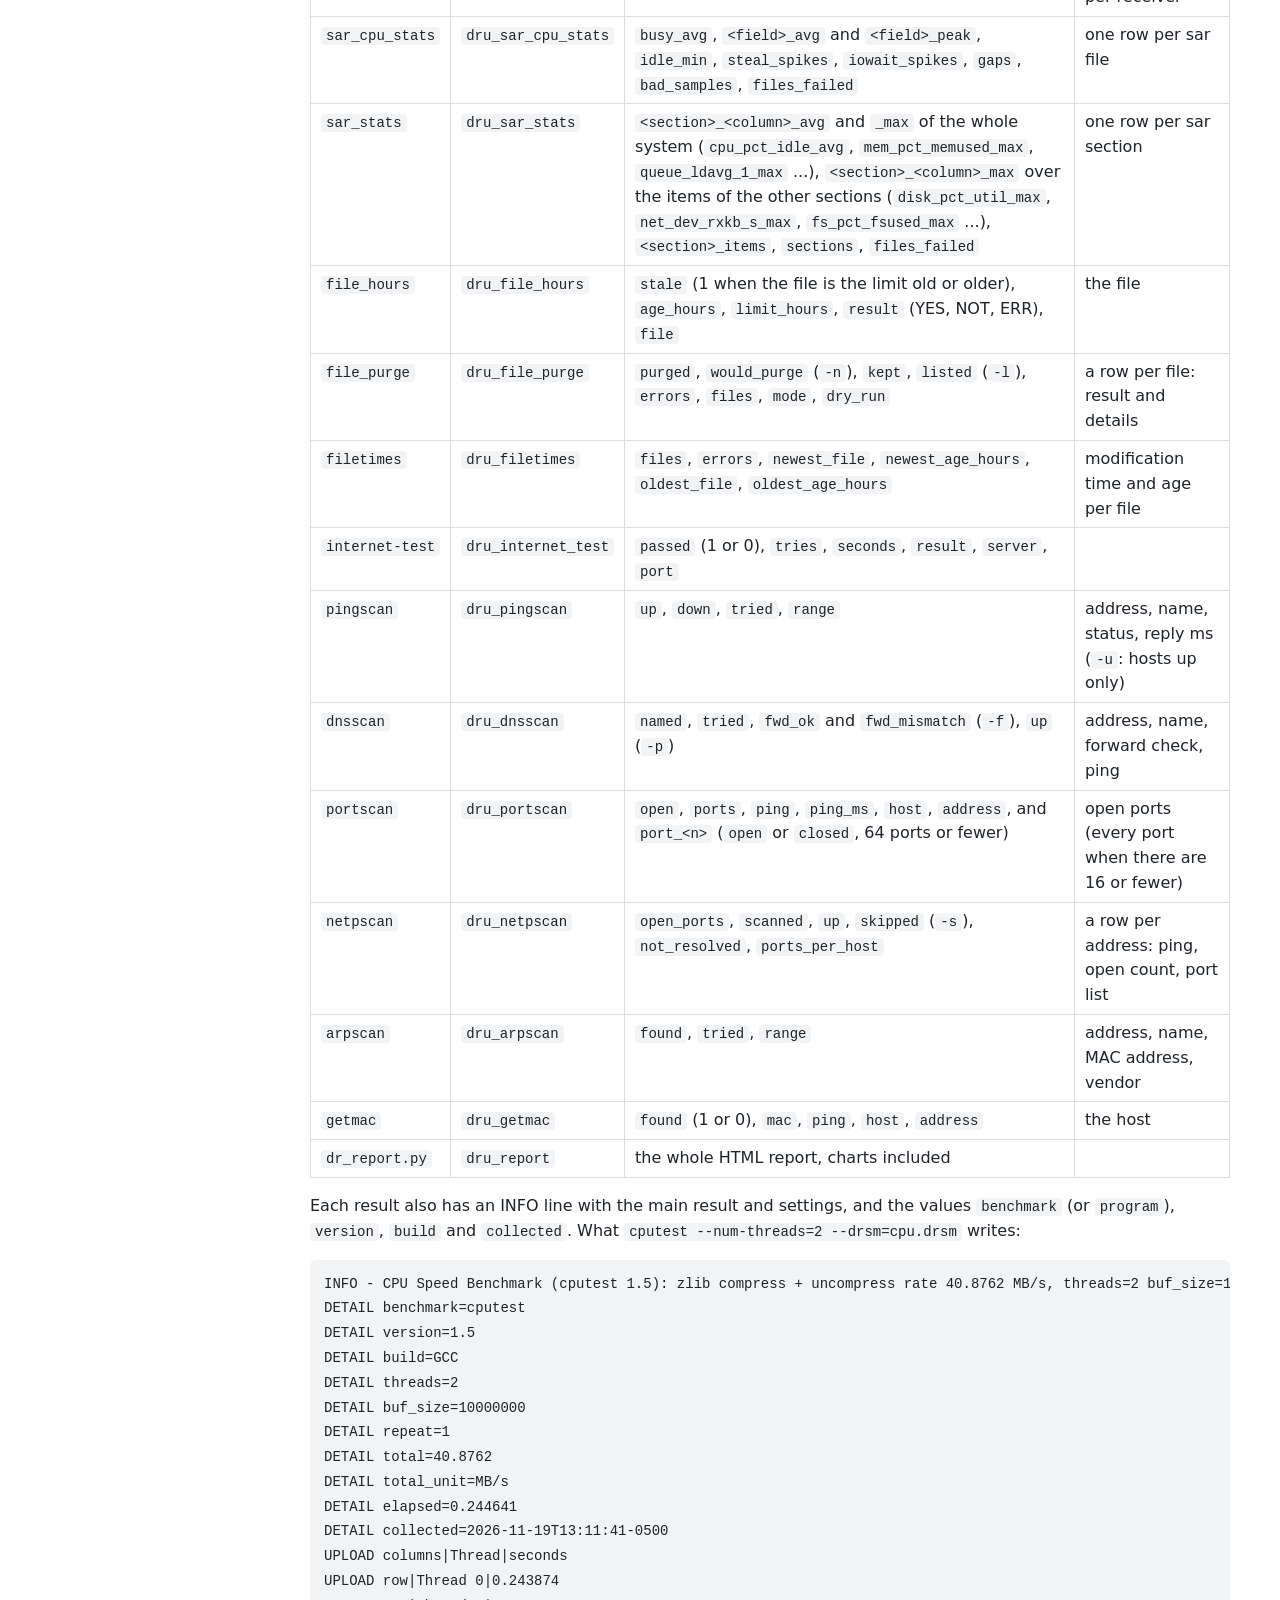
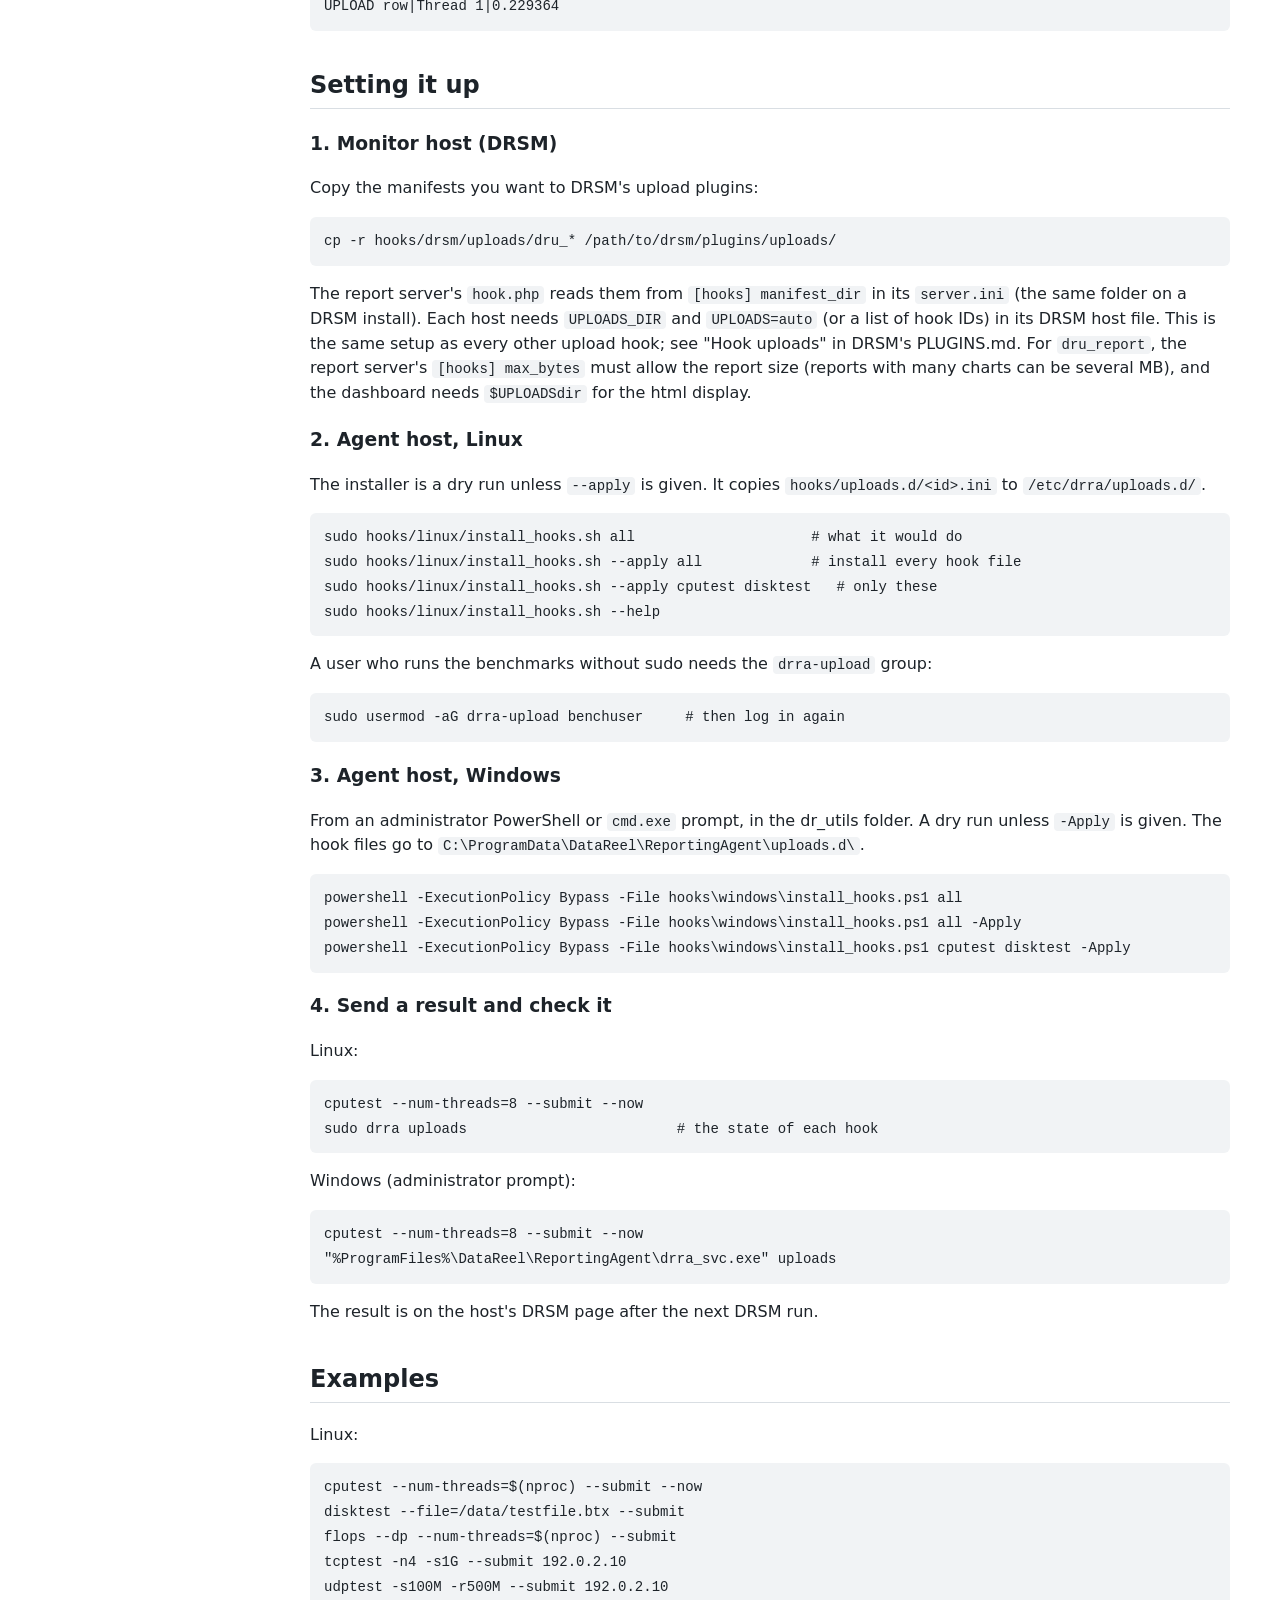
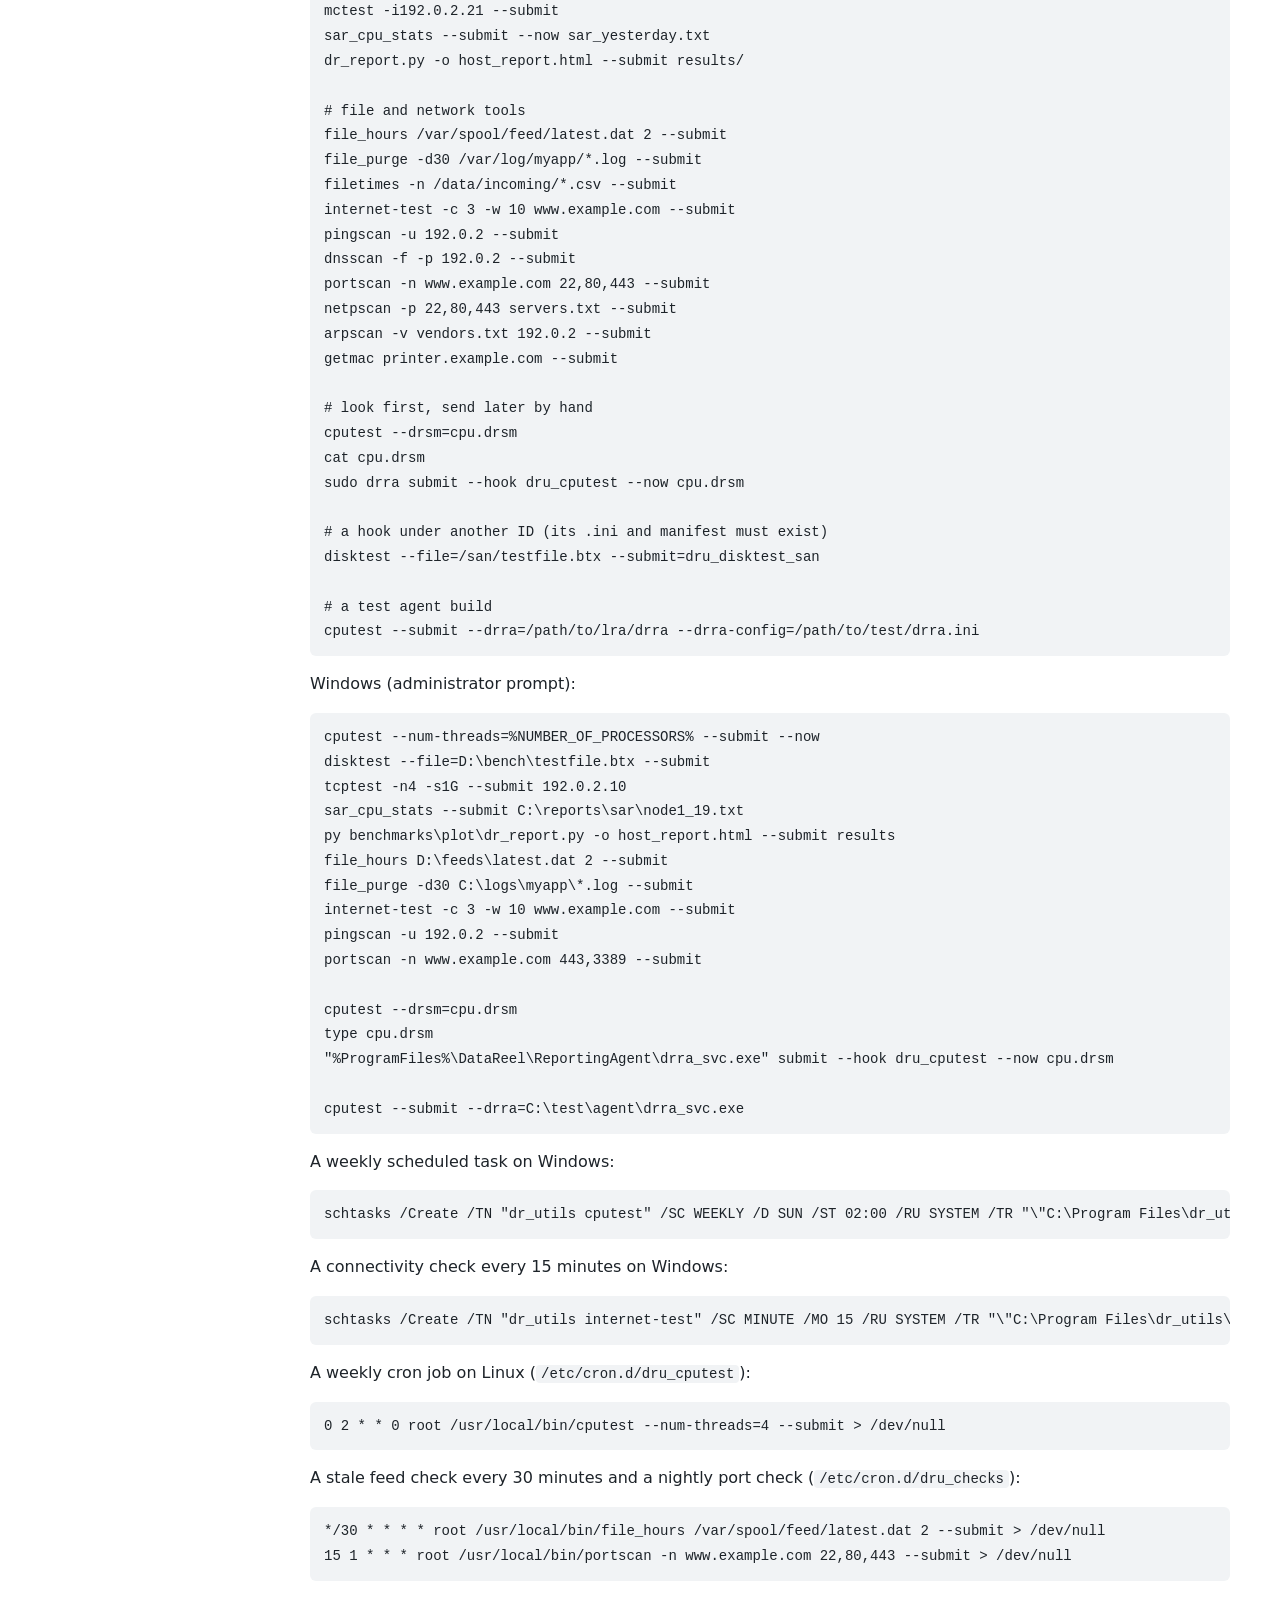
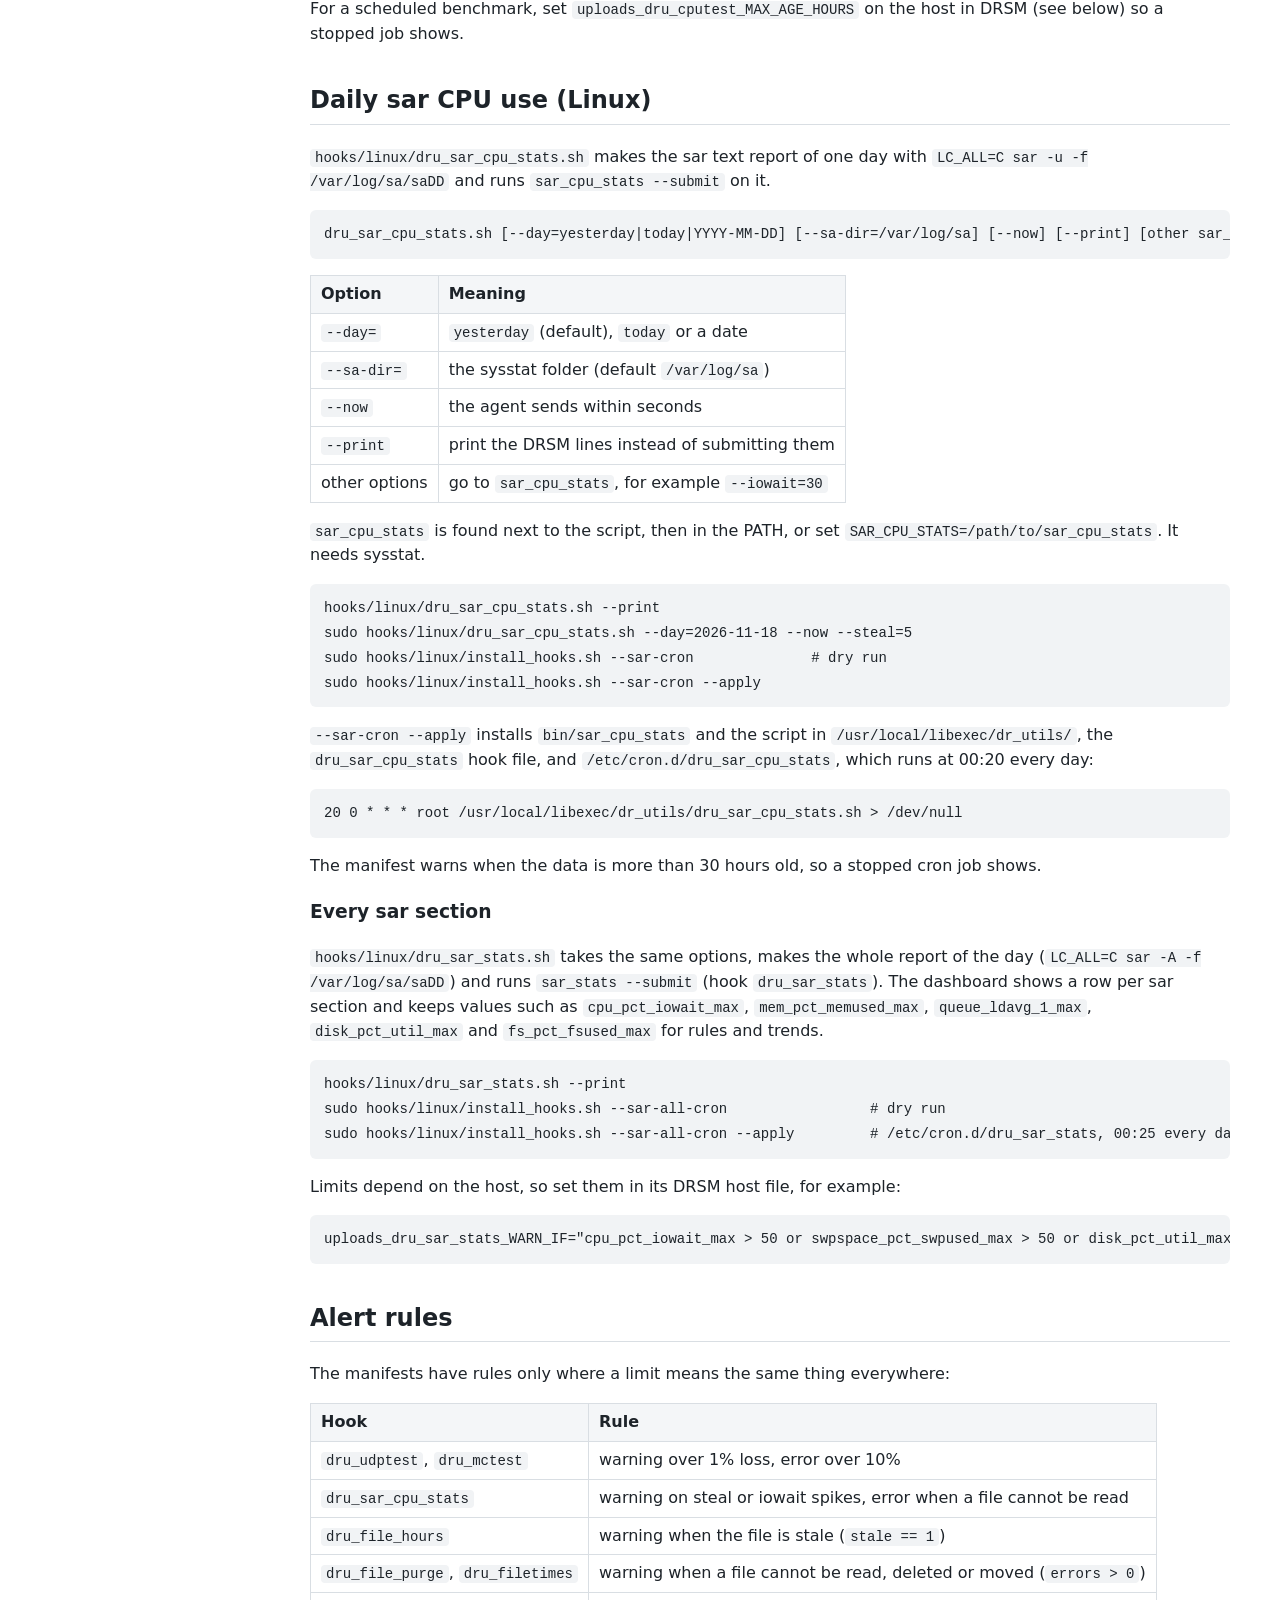
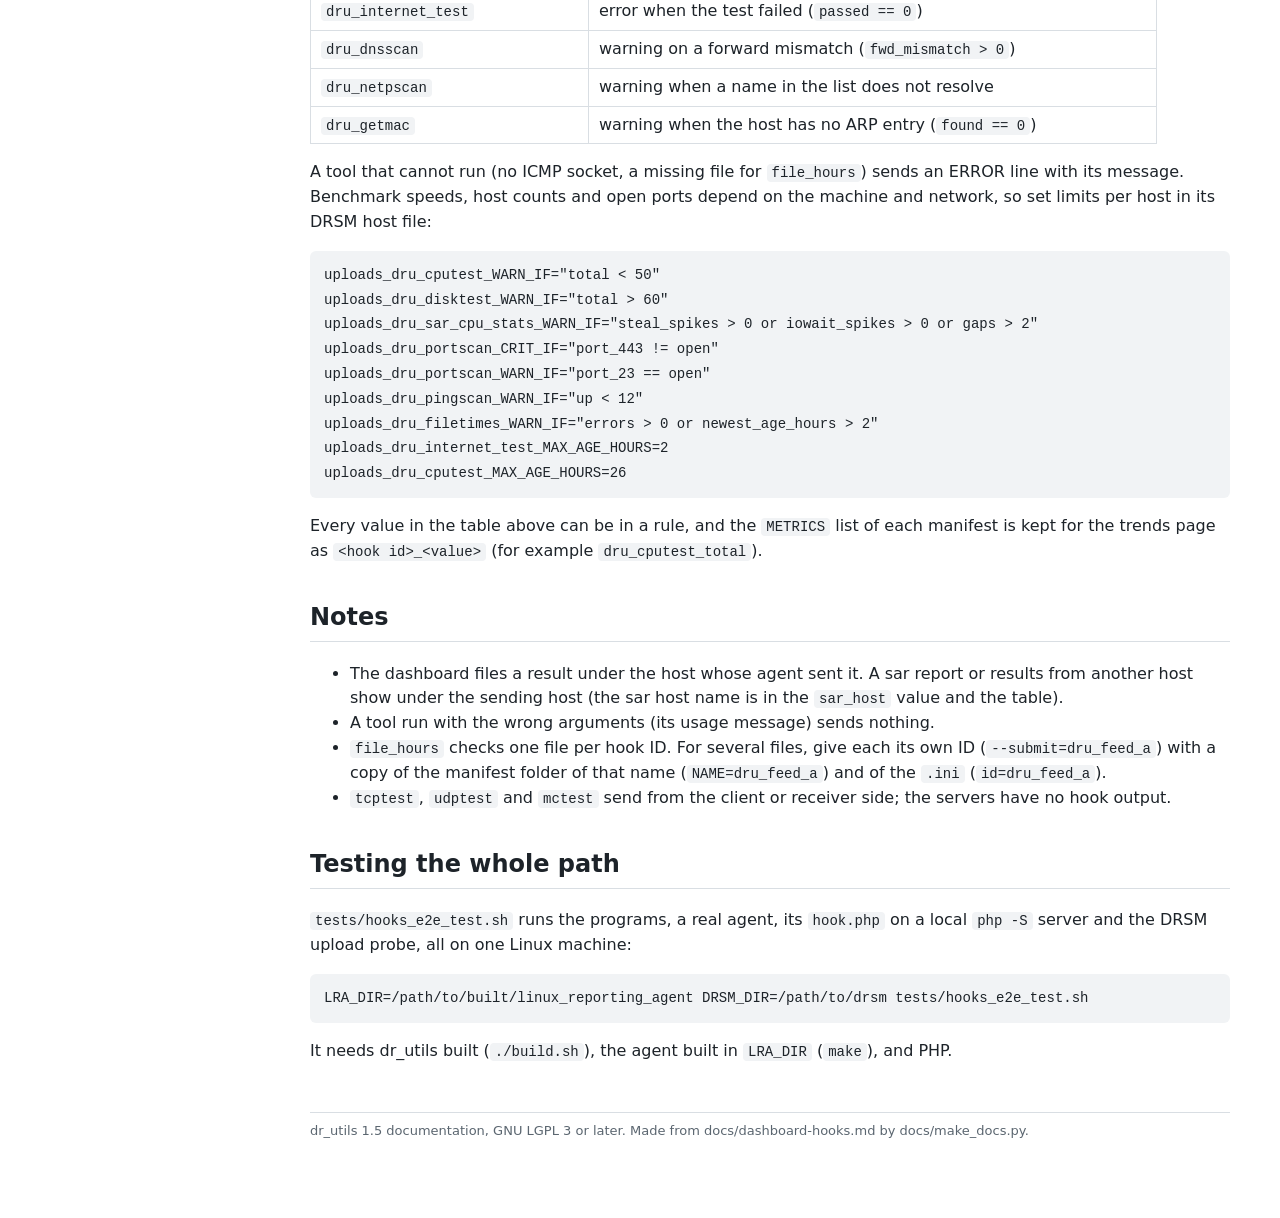
<file: docs/html/dashboard-hooks.html>
<!doctype html>
<html lang="en">
<head>
<meta charset="utf-8">
<meta name="viewport" content="width=device-width, initial-scale=1">
<title>Dashboard hooks - dr_utils 1.5</title>
<link rel="stylesheet" href="dr_utils.css">
</head>
<body>
<div class="wrap">
<nav>
<p class="title"><a href="index.html">dr_utils 1.5</a></p>
<input id="q" type="search" placeholder="Search the docs ( / )" aria-label="Search the docs">
<button id="menu-btn" type="button">Pages</button>
<ul>
<li><a href="index.html">Overview</a></li>
<li><a href="install.html">Building and installing</a></li>
<li><a href="file-tools.html">File tools</a></li>
<li><a href="network-tools.html">Network tools</a></li>
<li><a href="benchmarks.html">Benchmarks</a></li>
<li><a href="sar-stats.html">sar reports (every section)</a></li>
<li><a href="sar-cpu-stats.html">sar CPU statistics</a></li>
<li><a href="plots-and-reports.html">Plots, reports, watch scripts</a></li>
<li><a href="dashboard-hooks.html" class="cur">Dashboard hooks</a></li>
<li><a href="hooks.html">Hook files reference</a></li>
<li><a href="quick-reference.html">Quick reference</a></li>
</ul>
<div class="theme"><button id="theme-btn" type="button">Light / dark</button></div>
</nav>
<main>
<div id="results"></div>
<div id="content">
<h1 id="dashboard-reporting-agent-hooks">Dashboard: reporting agent hooks</h1>
<p>The benchmarks, the file and network tools, <code>sar_cpu_stats</code> and <code>dr_report.py</code> can send their results to the DataReel System Monitor (DRSM) dashboard through the DataReel Reporting Agent for Linux (1.0-beta2 and later) or Windows (3.3-beta2 and later). They use the agents' <strong>hook uploads</strong>:</p>
<ol>
<li>The program writes its results as DRSM lines (or, for <code>dr_report.py</code>, the HTML report).</li>
<li>It hands the file to the agent: <code>drra submit --hook &lt;id&gt; file</code> on Linux, <code>drra_svc.exe submit --hook &lt;id&gt; file</code> on Windows.</li>
<li>The agent sends it, signed, to <code>hook.php</code> on the report server, with its next report or, with <code>--now</code>, within seconds.</li>
<li>A DRSM upload plugin (a manifest from <code>hooks/drsm/uploads/</code>) shows it on the host's page, with alert rules and trends.</li>
</ol>
<p>Nothing in the agents or in DRSM changes; dr_utils only adds the hook files for them. The reference for the files is <a href="hooks.html">hooks/README.md</a>.</p>
<h2 id="options">Options</h2>
<p>Every benchmark except the three servers (<code>tcpserv</code>, <code>udpserv</code>, <code>mcserv</code>), every file and network tool, and <code>sar_cpu_stats</code> take:</p>
<table>
<thead>
<tr>
<th>Option</th>
<th>Meaning</th>
</tr>
</thead>
<tbody>
<tr>
<td><code>--drsm=fname</code></td>
<td>write the DRSM lines to a file (to look at them, or to send later by hand)</td>
</tr>
<tr>
<td><code>--submit[=ID]</code></td>
<td>hand the results to the agent, upload hook ID (default <code>dru_&lt;program&gt;</code>, for example <code>dru_cputest</code>). An ID is <code>a-z</code>, <code>0-9</code> and <code>_</code></td>
</tr>
<tr>
<td><code>--now</code></td>
<td>with <code>--submit</code>: the agent sends within seconds, not with its next report</td>
</tr>
<tr>
<td><code>--drra=path</code></td>
<td>the agent program. Linux: <code>drra</code> in the PATH, then <code>/usr/sbin/drra</code>. Windows: <code>%ProgramFiles%\DataReel\ReportingAgent\drra_svc.exe</code></td>
</tr>
<tr>
<td><code>--drra-config=ini</code></td>
<td>Linux only: the agent settings file (<code>drra -c ini</code>), for tests. A Windows test copy of the agent reads the <code>drra.ini</code> next to it</td>
</tr>
</tbody>
</table>
<p><code>dr_report.py</code> takes <code>--submit [ID]</code> (default <code>dru_report</code>), <code>--now</code>, <code>--drra</code> and <code>--drra-config</code> the same way.</p>
<ul>
<li>With both <code>--drsm</code> and <code>--submit</code>, the <code>--drsm</code> file is the one submitted. With <code>--submit</code> alone the lines go through a private temporary folder that is removed afterwards.</li>
<li>The exit status is 1 when the agent refuses the file or cannot be run, so a cron job or scheduled task sees it.</li>
<li><code>drra submit</code> needs root or the <code>drra-upload</code> group on Linux, and an administrator on Windows.</li>
</ul>
<h2 id="what-each-program-sends">What each program sends</h2>
<table>
<thead>
<tr>
<th>Program</th>
<th>Hook ID</th>
<th>Values for rules and trends</th>
<th>Table</th>
</tr>
</thead>
<tbody>
<tr>
<td><code>cputest</code></td>
<td><code>dru_cputest</code></td>
<td><code>total</code> (MB/s), <code>elapsed</code>, <code>threads</code>, <code>buf_size</code></td>
<td>seconds per thread</td>
</tr>
<tr>
<td><code>disktest</code></td>
<td><code>dru_disktest</code></td>
<td><code>total</code> (seconds), <code>insert_time</code>, <code>search_time</code>, <code>delete_time</code>, <code>reinsert_time</code>, <code>num_inserts</code></td>
<td>seconds and ms per key per phase</td>
</tr>
<tr>
<td><code>memtest</code></td>
<td><code>dru_memtest</code></td>
<td><code>total</code> (seconds), <code>threads</code>, <code>num_inserts</code></td>
<td>seconds per phase</td>
</tr>
<tr>
<td><code>flops</code></td>
<td><code>dru_flops</code></td>
<td><code>total</code> (GFLOPS), <code>elapsed</code>, <code>threads</code>, <code>precision</code>, <code>mode</code></td>
<td>seconds per thread</td>
</tr>
<tr>
<td><code>tcptest</code></td>
<td><code>dru_tcptest</code></td>
<td><code>total</code> (MB/s), <code>clients</code>, <code>bytes</code>, <code>direction</code></td>
<td>MB/s per client</td>
</tr>
<tr>
<td><code>udptest</code></td>
<td><code>dru_udptest</code></td>
<td><code>total</code> (MB/s), <code>loss_max_pct</code>, <code>clients</code>, <code>rate_limit</code></td>
<td>MB/s and % lost per client</td>
</tr>
<tr>
<td><code>mctest</code></td>
<td><code>dru_mctest</code></td>
<td><code>total</code> (MB/s per receiver), <code>loss_max_pct</code>, <code>receivers</code></td>
<td>MB/s and % lost per receiver</td>
</tr>
<tr>
<td><code>sar_cpu_stats</code></td>
<td><code>dru_sar_cpu_stats</code></td>
<td><code>busy_avg</code>, <code>&lt;field&gt;_avg</code> and <code>&lt;field&gt;_peak</code>, <code>idle_min</code>, <code>steal_spikes</code>, <code>iowait_spikes</code>, <code>gaps</code>, <code>bad_samples</code>, <code>files_failed</code></td>
<td>one row per sar file</td>
</tr>
<tr>
<td><code>sar_stats</code></td>
<td><code>dru_sar_stats</code></td>
<td><code>&lt;section&gt;_&lt;column&gt;_avg</code> and <code>_max</code> of the whole system (<code>cpu_pct_idle_avg</code>, <code>mem_pct_memused_max</code>, <code>queue_ldavg_1_max</code> ...), <code>&lt;section&gt;_&lt;column&gt;_max</code> over the items of the other sections (<code>disk_pct_util_max</code>, <code>net_dev_rxkb_s_max</code>, <code>fs_pct_fsused_max</code> ...), <code>&lt;section&gt;_items</code>, <code>sections</code>, <code>files_failed</code></td>
<td>one row per sar section</td>
</tr>
<tr>
<td><code>file_hours</code></td>
<td><code>dru_file_hours</code></td>
<td><code>stale</code> (1 when the file is the limit old or older), <code>age_hours</code>, <code>limit_hours</code>, <code>result</code> (YES, NOT, ERR), <code>file</code></td>
<td>the file</td>
</tr>
<tr>
<td><code>file_purge</code></td>
<td><code>dru_file_purge</code></td>
<td><code>purged</code>, <code>would_purge</code> (<code>-n</code>), <code>kept</code>, <code>listed</code> (<code>-l</code>), <code>errors</code>, <code>files</code>, <code>mode</code>, <code>dry_run</code></td>
<td>a row per file: result and details</td>
</tr>
<tr>
<td><code>filetimes</code></td>
<td><code>dru_filetimes</code></td>
<td><code>files</code>, <code>errors</code>, <code>newest_file</code>, <code>newest_age_hours</code>, <code>oldest_file</code>, <code>oldest_age_hours</code></td>
<td>modification time and age per file</td>
</tr>
<tr>
<td><code>internet-test</code></td>
<td><code>dru_internet_test</code></td>
<td><code>passed</code> (1 or 0), <code>tries</code>, <code>seconds</code>, <code>result</code>, <code>server</code>, <code>port</code></td>
<td></td>
</tr>
<tr>
<td><code>pingscan</code></td>
<td><code>dru_pingscan</code></td>
<td><code>up</code>, <code>down</code>, <code>tried</code>, <code>range</code></td>
<td>address, name, status, reply ms (<code>-u</code>: hosts up only)</td>
</tr>
<tr>
<td><code>dnsscan</code></td>
<td><code>dru_dnsscan</code></td>
<td><code>named</code>, <code>tried</code>, <code>fwd_ok</code> and <code>fwd_mismatch</code> (<code>-f</code>), <code>up</code> (<code>-p</code>)</td>
<td>address, name, forward check, ping</td>
</tr>
<tr>
<td><code>portscan</code></td>
<td><code>dru_portscan</code></td>
<td><code>open</code>, <code>ports</code>, <code>ping</code>, <code>ping_ms</code>, <code>host</code>, <code>address</code>, and <code>port_&lt;n&gt;</code> (<code>open</code> or <code>closed</code>, 64 ports or fewer)</td>
<td>open ports (every port when there are 16 or fewer)</td>
</tr>
<tr>
<td><code>netpscan</code></td>
<td><code>dru_netpscan</code></td>
<td><code>open_ports</code>, <code>scanned</code>, <code>up</code>, <code>skipped</code> (<code>-s</code>), <code>not_resolved</code>, <code>ports_per_host</code></td>
<td>a row per address: ping, open count, port list</td>
</tr>
<tr>
<td><code>arpscan</code></td>
<td><code>dru_arpscan</code></td>
<td><code>found</code>, <code>tried</code>, <code>range</code></td>
<td>address, name, MAC address, vendor</td>
</tr>
<tr>
<td><code>getmac</code></td>
<td><code>dru_getmac</code></td>
<td><code>found</code> (1 or 0), <code>mac</code>, <code>ping</code>, <code>host</code>, <code>address</code></td>
<td>the host</td>
</tr>
<tr>
<td><code>dr_report.py</code></td>
<td><code>dru_report</code></td>
<td>the whole HTML report, charts included</td>
<td></td>
</tr>
</tbody>
</table>
<p>Each result also has an INFO line with the main result and settings, and the values <code>benchmark</code> (or <code>program</code>), <code>version</code>, <code>build</code> and <code>collected</code>. What <code>cputest --num-threads=2 --drsm=cpu.drsm</code> writes:</p>
<pre><code>INFO - CPU Speed Benchmark (cputest 1.5): zlib compress + uncompress rate 40.8762 MB/s, threads=2 buf_size=10000000 repeat=1
DETAIL benchmark=cputest
DETAIL version=1.5
DETAIL build=GCC
DETAIL threads=2
DETAIL buf_size=10000000
DETAIL repeat=1
DETAIL total=40.8762
DETAIL total_unit=MB/s
DETAIL elapsed=0.244641
DETAIL collected=2026-11-19T13:11:41-0500
UPLOAD columns|Thread|seconds
UPLOAD row|Thread 0|0.243874
UPLOAD row|Thread 1|0.229364
</code></pre>
<h2 id="setting-it-up">Setting it up</h2>
<h3 id="1-monitor-host-drsm">1. Monitor host (DRSM)</h3>
<p>Copy the manifests you want to DRSM's upload plugins:</p>
<pre><code>cp -r hooks/drsm/uploads/dru_* /path/to/drsm/plugins/uploads/
</code></pre>
<p>The report server's <code>hook.php</code> reads them from <code>[hooks] manifest_dir</code> in its <code>server.ini</code> (the same folder on a DRSM install). Each host needs <code>UPLOADS_DIR</code> and <code>UPLOADS=auto</code> (or a list of hook IDs) in its DRSM host file. This is the same setup as every other upload hook; see "Hook uploads" in DRSM's PLUGINS.md. For <code>dru_report</code>, the report server's <code>[hooks] max_bytes</code> must allow the report size (reports with many charts can be several MB), and the dashboard needs <code>$UPLOADSdir</code> for the html display.</p>
<h3 id="2-agent-host-linux">2. Agent host, Linux</h3>
<p>The installer is a dry run unless <code>--apply</code> is given. It copies <code>hooks/uploads.d/&lt;id&gt;.ini</code> to <code>/etc/drra/uploads.d/</code>.</p>
<pre><code>sudo hooks/linux/install_hooks.sh all                     # what it would do
sudo hooks/linux/install_hooks.sh --apply all             # install every hook file
sudo hooks/linux/install_hooks.sh --apply cputest disktest   # only these
sudo hooks/linux/install_hooks.sh --help
</code></pre>
<p>A user who runs the benchmarks without sudo needs the <code>drra-upload</code> group:</p>
<pre><code>sudo usermod -aG drra-upload benchuser     # then log in again
</code></pre>
<h3 id="3-agent-host-windows">3. Agent host, Windows</h3>
<p>From an administrator PowerShell or <code>cmd.exe</code> prompt, in the dr_utils folder. A dry run unless <code>-Apply</code> is given. The hook files go to <code>C:\ProgramData\DataReel\ReportingAgent\uploads.d\</code>.</p>
<pre><code>powershell -ExecutionPolicy Bypass -File hooks\windows\install_hooks.ps1 all
powershell -ExecutionPolicy Bypass -File hooks\windows\install_hooks.ps1 all -Apply
powershell -ExecutionPolicy Bypass -File hooks\windows\install_hooks.ps1 cputest disktest -Apply
</code></pre>
<h3 id="4-send-a-result-and-check-it">4. Send a result and check it</h3>
<p>Linux:</p>
<pre><code>cputest --num-threads=8 --submit --now
sudo drra uploads                         # the state of each hook
</code></pre>
<p>Windows (administrator prompt):</p>
<pre><code>cputest --num-threads=8 --submit --now
&quot;%ProgramFiles%\DataReel\ReportingAgent\drra_svc.exe&quot; uploads
</code></pre>
<p>The result is on the host's DRSM page after the next DRSM run.</p>
<h2 id="examples">Examples</h2>
<p>Linux:</p>
<pre><code>cputest --num-threads=$(nproc) --submit --now
disktest --file=/data/testfile.btx --submit
flops --dp --num-threads=$(nproc) --submit
tcptest -n4 -s1G --submit 192.0.2.10
udptest -s100M -r500M --submit 192.0.2.10
mctest -i192.0.2.21 --submit
sar_cpu_stats --submit --now sar_yesterday.txt
dr_report.py -o host_report.html --submit results/

# file and network tools
file_hours /var/spool/feed/latest.dat 2 --submit
file_purge -d30 /var/log/myapp/*.log --submit
filetimes -n /data/incoming/*.csv --submit
internet-test -c 3 -w 10 www.example.com --submit
pingscan -u 192.0.2 --submit
dnsscan -f -p 192.0.2 --submit
portscan -n www.example.com 22,80,443 --submit
netpscan -p 22,80,443 servers.txt --submit
arpscan -v vendors.txt 192.0.2 --submit
getmac printer.example.com --submit

# look first, send later by hand
cputest --drsm=cpu.drsm
cat cpu.drsm
sudo drra submit --hook dru_cputest --now cpu.drsm

# a hook under another ID (its .ini and manifest must exist)
disktest --file=/san/testfile.btx --submit=dru_disktest_san

# a test agent build
cputest --submit --drra=/path/to/lra/drra --drra-config=/path/to/test/drra.ini
</code></pre>
<p>Windows (administrator prompt):</p>
<pre><code>cputest --num-threads=%NUMBER_OF_PROCESSORS% --submit --now
disktest --file=D:\bench\testfile.btx --submit
tcptest -n4 -s1G --submit 192.0.2.10
sar_cpu_stats --submit C:\reports\sar\node1_19.txt
py benchmarks\plot\dr_report.py -o host_report.html --submit results
file_hours D:\feeds\latest.dat 2 --submit
file_purge -d30 C:\logs\myapp\*.log --submit
internet-test -c 3 -w 10 www.example.com --submit
pingscan -u 192.0.2 --submit
portscan -n www.example.com 443,3389 --submit

cputest --drsm=cpu.drsm
type cpu.drsm
&quot;%ProgramFiles%\DataReel\ReportingAgent\drra_svc.exe&quot; submit --hook dru_cputest --now cpu.drsm

cputest --submit --drra=C:\test\agent\drra_svc.exe
</code></pre>
<p>A weekly scheduled task on Windows:</p>
<pre><code>schtasks /Create /TN &quot;dr_utils cputest&quot; /SC WEEKLY /D SUN /ST 02:00 /RU SYSTEM /TR &quot;\&quot;C:\Program Files\dr_utils\cputest.exe\&quot; --num-threads=4 --submit&quot;
</code></pre>
<p>A connectivity check every 15 minutes on Windows:</p>
<pre><code>schtasks /Create /TN &quot;dr_utils internet-test&quot; /SC MINUTE /MO 15 /RU SYSTEM /TR &quot;\&quot;C:\Program Files\dr_utils\internet-test.exe\&quot; -c 3 -w 10 www.example.com --submit&quot;
</code></pre>
<p>A weekly cron job on Linux (<code>/etc/cron.d/dru_cputest</code>):</p>
<pre><code>0 2 * * 0 root /usr/local/bin/cputest --num-threads=4 --submit &gt; /dev/null
</code></pre>
<p>A stale feed check every 30 minutes and a nightly port check (<code>/etc/cron.d/dru_checks</code>):</p>
<pre><code>*/30 * * * * root /usr/local/bin/file_hours /var/spool/feed/latest.dat 2 --submit &gt; /dev/null
15 1 * * * root /usr/local/bin/portscan -n www.example.com 22,80,443 --submit &gt; /dev/null
</code></pre>
<p>For a scheduled benchmark, set <code>uploads_dru_cputest_MAX_AGE_HOURS</code> on the host in DRSM (see below) so a stopped job shows.</p>
<h2 id="daily-sar-cpu-use-linux">Daily sar CPU use (Linux)</h2>
<p><code>hooks/linux/dru_sar_cpu_stats.sh</code> makes the sar text report of one day with <code>LC_ALL=C sar -u -f /var/log/sa/saDD</code> and runs <code>sar_cpu_stats --submit</code> on it.</p>
<pre><code>dru_sar_cpu_stats.sh [--day=yesterday|today|YYYY-MM-DD] [--sa-dir=/var/log/sa] [--now] [--print] [other sar_cpu_stats options]
</code></pre>
<table>
<thead>
<tr>
<th>Option</th>
<th>Meaning</th>
</tr>
</thead>
<tbody>
<tr>
<td><code>--day=</code></td>
<td><code>yesterday</code> (default), <code>today</code> or a date</td>
</tr>
<tr>
<td><code>--sa-dir=</code></td>
<td>the sysstat folder (default <code>/var/log/sa</code>)</td>
</tr>
<tr>
<td><code>--now</code></td>
<td>the agent sends within seconds</td>
</tr>
<tr>
<td><code>--print</code></td>
<td>print the DRSM lines instead of submitting them</td>
</tr>
<tr>
<td>other options</td>
<td>go to <code>sar_cpu_stats</code>, for example <code>--iowait=30</code></td>
</tr>
</tbody>
</table>
<p><code>sar_cpu_stats</code> is found next to the script, then in the PATH, or set <code>SAR_CPU_STATS=/path/to/sar_cpu_stats</code>. It needs sysstat.</p>
<pre><code>hooks/linux/dru_sar_cpu_stats.sh --print
sudo hooks/linux/dru_sar_cpu_stats.sh --day=2026-11-18 --now --steal=5
sudo hooks/linux/install_hooks.sh --sar-cron              # dry run
sudo hooks/linux/install_hooks.sh --sar-cron --apply
</code></pre>
<p><code>--sar-cron --apply</code> installs <code>bin/sar_cpu_stats</code> and the script in <code>/usr/local/libexec/dr_utils/</code>, the <code>dru_sar_cpu_stats</code> hook file, and <code>/etc/cron.d/dru_sar_cpu_stats</code>, which runs at 00:20 every day:</p>
<pre><code>20 0 * * * root /usr/local/libexec/dr_utils/dru_sar_cpu_stats.sh &gt; /dev/null
</code></pre>
<p>The manifest warns when the data is more than 30 hours old, so a stopped cron job shows.</p>
<h3 id="every-sar-section">Every sar section</h3>
<p><code>hooks/linux/dru_sar_stats.sh</code> takes the same options, makes the whole report of the day (<code>LC_ALL=C sar -A -f /var/log/sa/saDD</code>) and runs <code>sar_stats --submit</code> (hook <code>dru_sar_stats</code>). The dashboard shows a row per sar section and keeps values such as <code>cpu_pct_iowait_max</code>, <code>mem_pct_memused_max</code>, <code>queue_ldavg_1_max</code>, <code>disk_pct_util_max</code> and <code>fs_pct_fsused_max</code> for rules and trends.</p>
<pre><code>hooks/linux/dru_sar_stats.sh --print
sudo hooks/linux/install_hooks.sh --sar-all-cron                 # dry run
sudo hooks/linux/install_hooks.sh --sar-all-cron --apply         # /etc/cron.d/dru_sar_stats, 00:25 every day
</code></pre>
<p>Limits depend on the host, so set them in its DRSM host file, for example:</p>
<pre><code>uploads_dru_sar_stats_WARN_IF=&quot;cpu_pct_iowait_max &gt; 50 or swpspace_pct_swpused_max &gt; 50 or disk_pct_util_max &gt; 90 or fs_pct_fsused_max &gt; 90&quot;
</code></pre>
<h2 id="alert-rules">Alert rules</h2>
<p>The manifests have rules only where a limit means the same thing everywhere:</p>
<table>
<thead>
<tr>
<th>Hook</th>
<th>Rule</th>
</tr>
</thead>
<tbody>
<tr>
<td><code>dru_udptest</code>, <code>dru_mctest</code></td>
<td>warning over 1% loss, error over 10%</td>
</tr>
<tr>
<td><code>dru_sar_cpu_stats</code></td>
<td>warning on steal or iowait spikes, error when a file cannot be read</td>
</tr>
<tr>
<td><code>dru_file_hours</code></td>
<td>warning when the file is stale (<code>stale == 1</code>)</td>
</tr>
<tr>
<td><code>dru_file_purge</code>, <code>dru_filetimes</code></td>
<td>warning when a file cannot be read, deleted or moved (<code>errors &gt; 0</code>)</td>
</tr>
<tr>
<td><code>dru_internet_test</code></td>
<td>error when the test failed (<code>passed == 0</code>)</td>
</tr>
<tr>
<td><code>dru_dnsscan</code></td>
<td>warning on a forward mismatch (<code>fwd_mismatch &gt; 0</code>)</td>
</tr>
<tr>
<td><code>dru_netpscan</code></td>
<td>warning when a name in the list does not resolve</td>
</tr>
<tr>
<td><code>dru_getmac</code></td>
<td>warning when the host has no ARP entry (<code>found == 0</code>)</td>
</tr>
</tbody>
</table>
<p>A tool that cannot run (no ICMP socket, a missing file for <code>file_hours</code>) sends an ERROR line with its message. Benchmark speeds, host counts and open ports depend on the machine and network, so set limits per host in its DRSM host file:</p>
<pre><code>uploads_dru_cputest_WARN_IF=&quot;total &lt; 50&quot;
uploads_dru_disktest_WARN_IF=&quot;total &gt; 60&quot;
uploads_dru_sar_cpu_stats_WARN_IF=&quot;steal_spikes &gt; 0 or iowait_spikes &gt; 0 or gaps &gt; 2&quot;
uploads_dru_portscan_CRIT_IF=&quot;port_443 != open&quot;
uploads_dru_portscan_WARN_IF=&quot;port_23 == open&quot;
uploads_dru_pingscan_WARN_IF=&quot;up &lt; 12&quot;
uploads_dru_filetimes_WARN_IF=&quot;errors &gt; 0 or newest_age_hours &gt; 2&quot;
uploads_dru_internet_test_MAX_AGE_HOURS=2
uploads_dru_cputest_MAX_AGE_HOURS=26
</code></pre>
<p>Every value in the table above can be in a rule, and the <code>METRICS</code> list of each manifest is kept for the trends page as <code>&lt;hook id&gt;_&lt;value&gt;</code> (for example <code>dru_cputest_total</code>).</p>
<h2 id="notes">Notes</h2>
<ul>
<li>The dashboard files a result under the host whose agent sent it. A sar report or results from another host show under the sending host (the sar host name is in the <code>sar_host</code> value and the table).</li>
<li>A tool run with the wrong arguments (its usage message) sends nothing.</li>
<li><code>file_hours</code> checks one file per hook ID. For several files, give each its own ID (<code>--submit=dru_feed_a</code>) with a copy of the manifest folder of that name (<code>NAME=dru_feed_a</code>) and of the <code>.ini</code> (<code>id=dru_feed_a</code>).</li>
<li><code>tcptest</code>, <code>udptest</code> and <code>mctest</code> send from the client or receiver side; the servers have no hook output.</li>
</ul>
<h2 id="testing-the-whole-path">Testing the whole path</h2>
<p><code>tests/hooks_e2e_test.sh</code> runs the programs, a real agent, its <code>hook.php</code> on a local <code>php -S</code> server and the DRSM upload probe, all on one Linux machine:</p>
<pre><code>LRA_DIR=/path/to/built/linux_reporting_agent DRSM_DIR=/path/to/drsm tests/hooks_e2e_test.sh
</code></pre>
<p>It needs dr_utils built (<code>./build.sh</code>), the agent built in <code>LRA_DIR</code> (<code>make</code>), and PHP.</p>
<p class="foot">dr_utils 1.5 documentation, GNU LGPL 3 or later. Made from docs/dashboard-hooks.md by docs/make_docs.py.</p>
</div>
</main>
</div>
<script src="search_index.js"></script>
<script src="dr_utils.js"></script>
</body>
</html>
</file>
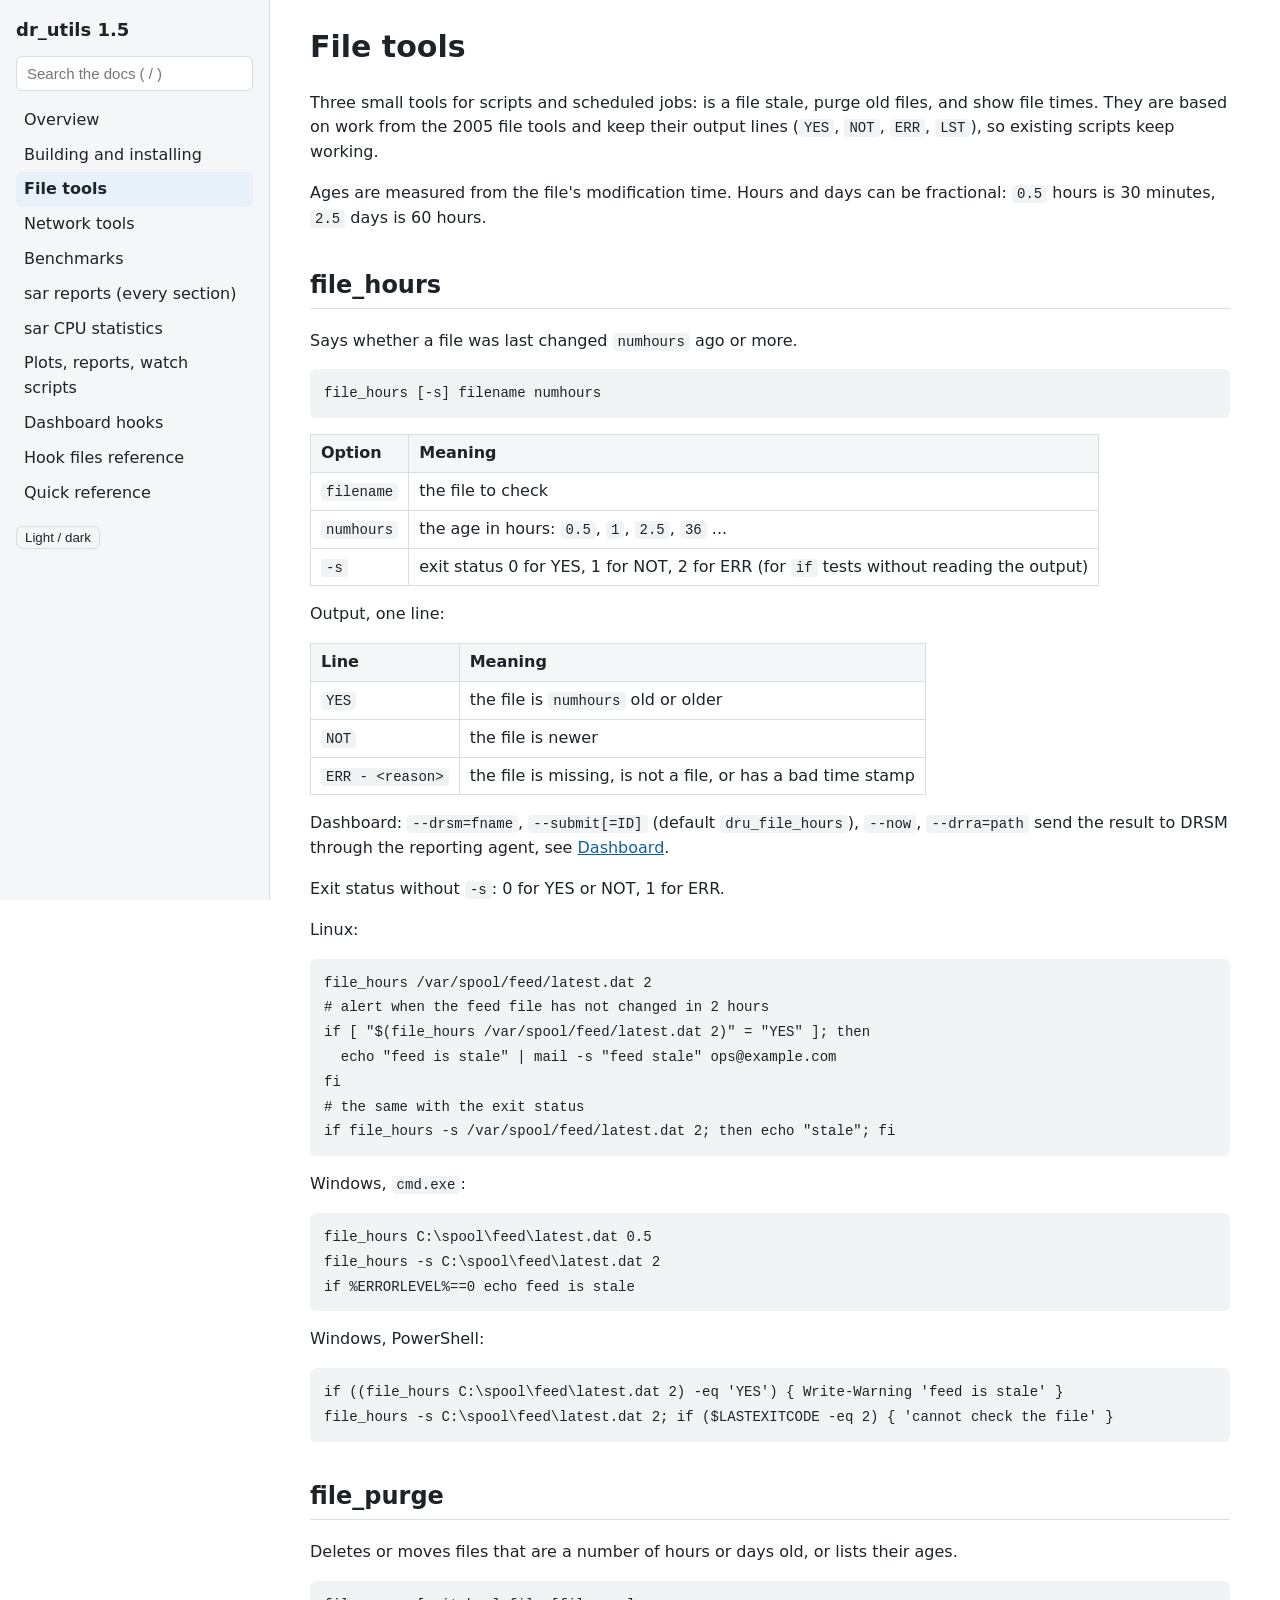
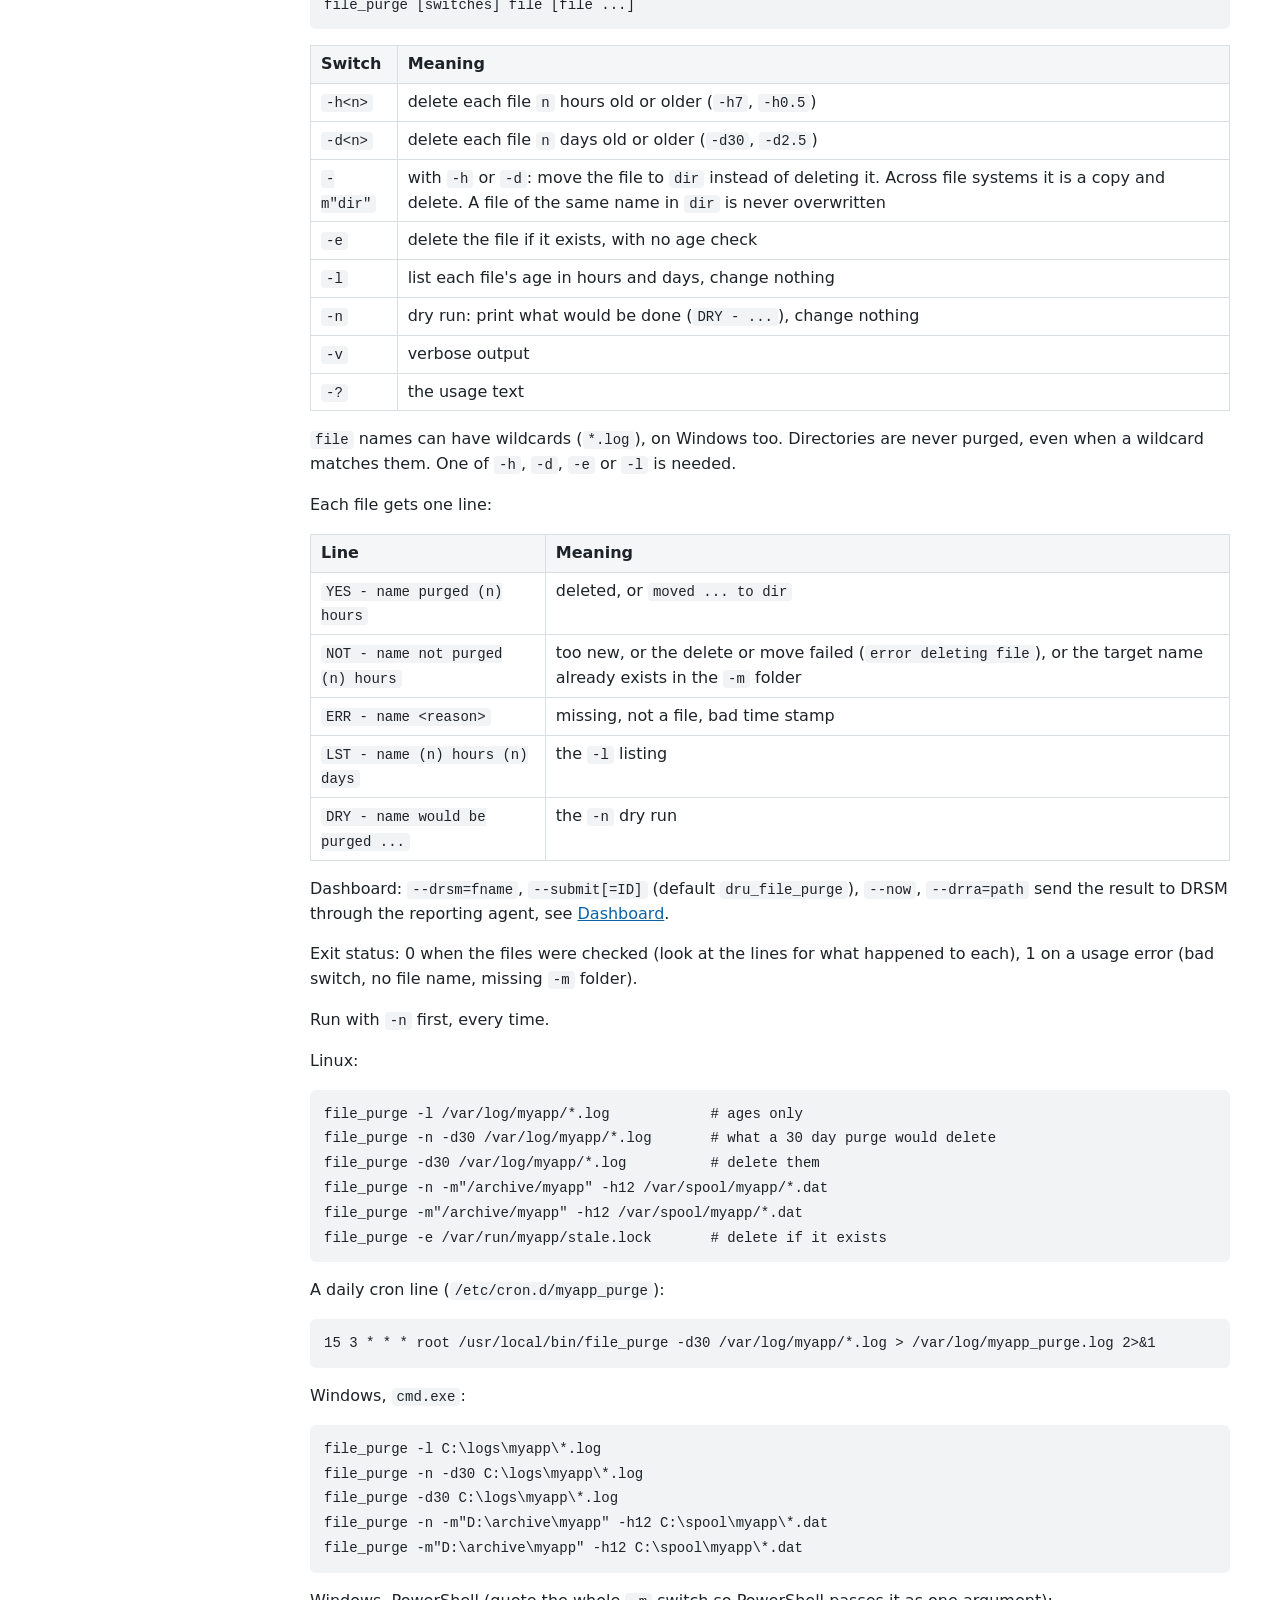
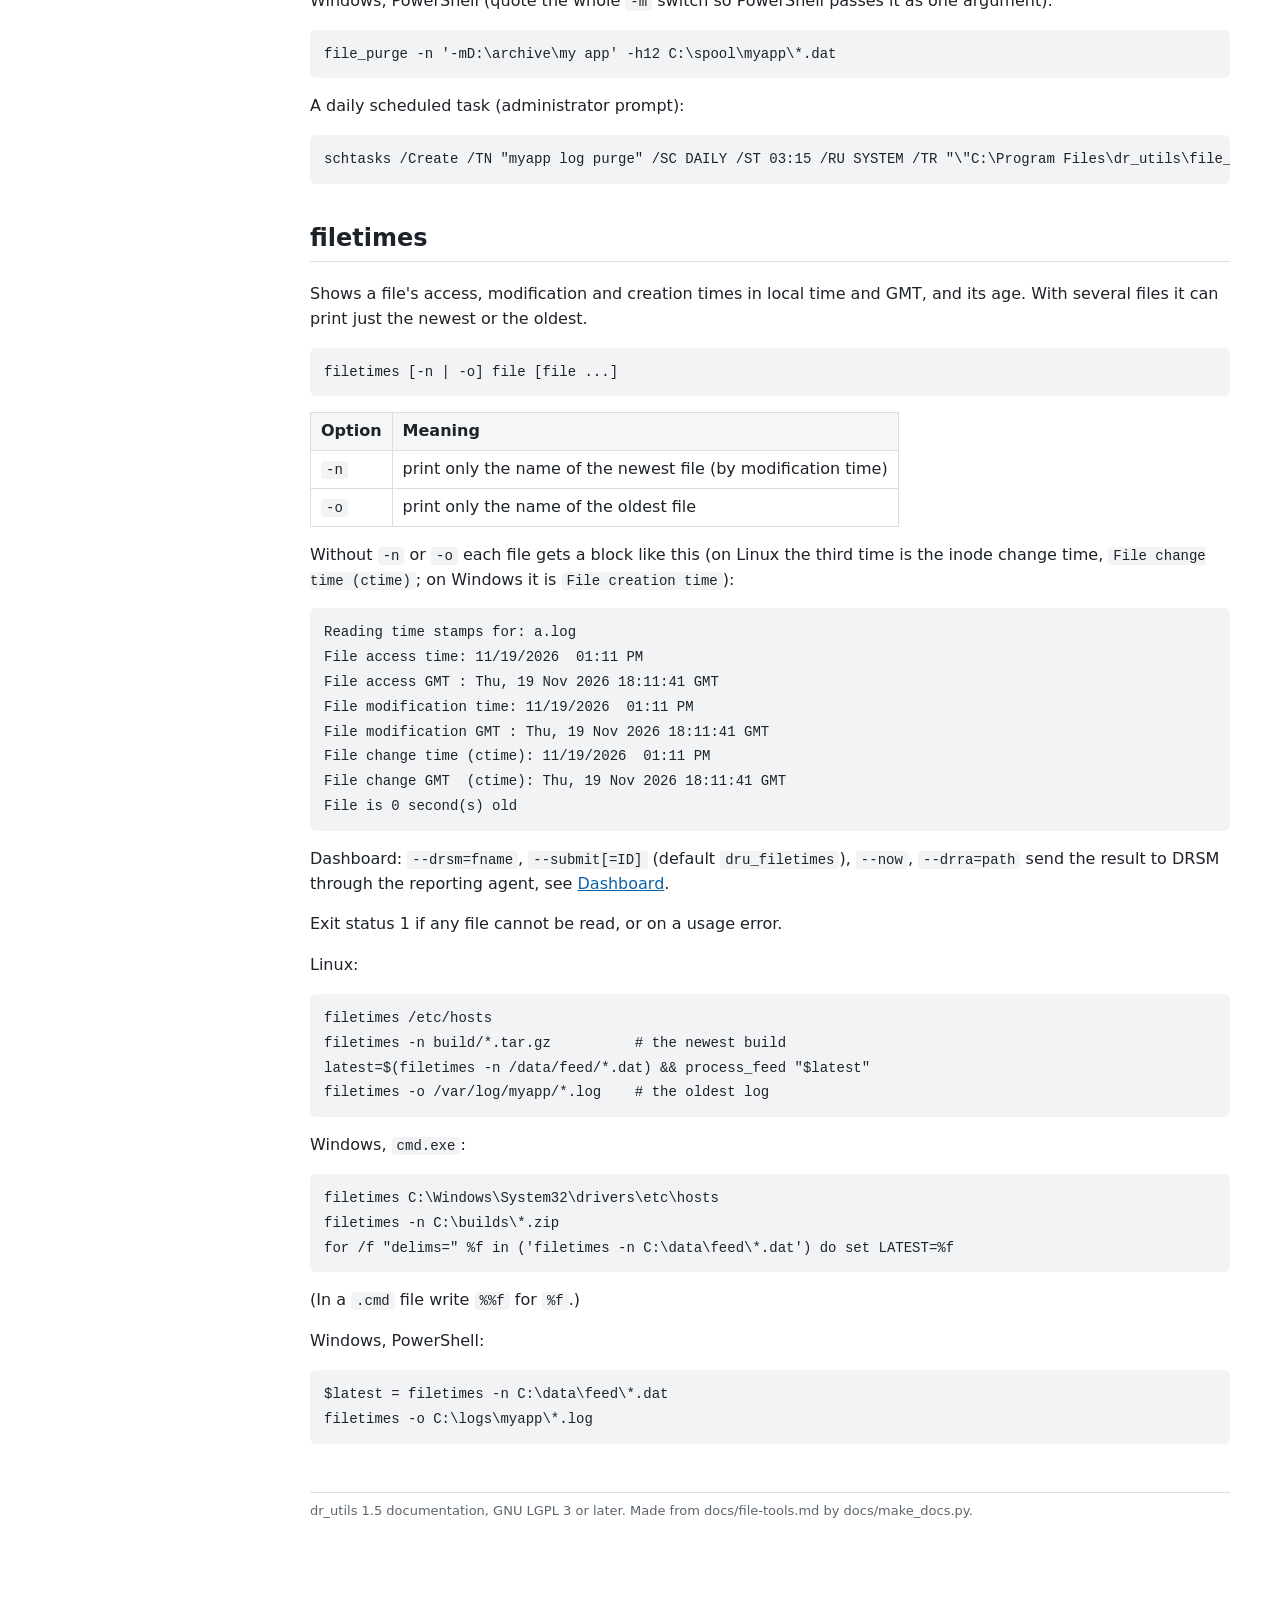
<file: docs/html/file-tools.html>
<!doctype html>
<html lang="en">
<head>
<meta charset="utf-8">
<meta name="viewport" content="width=device-width, initial-scale=1">
<title>File tools - dr_utils 1.5</title>
<link rel="stylesheet" href="dr_utils.css">
</head>
<body>
<div class="wrap">
<nav>
<p class="title"><a href="index.html">dr_utils 1.5</a></p>
<input id="q" type="search" placeholder="Search the docs ( / )" aria-label="Search the docs">
<button id="menu-btn" type="button">Pages</button>
<ul>
<li><a href="index.html">Overview</a></li>
<li><a href="install.html">Building and installing</a></li>
<li><a href="file-tools.html" class="cur">File tools</a></li>
<li><a href="network-tools.html">Network tools</a></li>
<li><a href="benchmarks.html">Benchmarks</a></li>
<li><a href="sar-stats.html">sar reports (every section)</a></li>
<li><a href="sar-cpu-stats.html">sar CPU statistics</a></li>
<li><a href="plots-and-reports.html">Plots, reports, watch scripts</a></li>
<li><a href="dashboard-hooks.html">Dashboard hooks</a></li>
<li><a href="hooks.html">Hook files reference</a></li>
<li><a href="quick-reference.html">Quick reference</a></li>
</ul>
<div class="theme"><button id="theme-btn" type="button">Light / dark</button></div>
</nav>
<main>
<div id="results"></div>
<div id="content">
<h1 id="file-tools">File tools</h1>
<p>Three small tools for scripts and scheduled jobs: is a file stale, purge old files, and show file times. They are based on work from the 2005 file tools and keep their output lines (<code>YES</code>, <code>NOT</code>, <code>ERR</code>, <code>LST</code>), so existing scripts keep working.</p>
<p>Ages are measured from the file's modification time. Hours and days can be fractional: <code>0.5</code> hours is 30 minutes, <code>2.5</code> days is 60 hours.</p>
<h2 id="file_hours">file_hours</h2>
<p>Says whether a file was last changed <code>numhours</code> ago or more.</p>
<pre><code>file_hours [-s] filename numhours
</code></pre>
<table>
<thead>
<tr>
<th>Option</th>
<th>Meaning</th>
</tr>
</thead>
<tbody>
<tr>
<td><code>filename</code></td>
<td>the file to check</td>
</tr>
<tr>
<td><code>numhours</code></td>
<td>the age in hours: <code>0.5</code>, <code>1</code>, <code>2.5</code>, <code>36</code> ...</td>
</tr>
<tr>
<td><code>-s</code></td>
<td>exit status 0 for YES, 1 for NOT, 2 for ERR (for <code>if</code> tests without reading the output)</td>
</tr>
</tbody>
</table>
<p>Output, one line:</p>
<table>
<thead>
<tr>
<th>Line</th>
<th>Meaning</th>
</tr>
</thead>
<tbody>
<tr>
<td><code>YES</code></td>
<td>the file is <code>numhours</code> old or older</td>
</tr>
<tr>
<td><code>NOT</code></td>
<td>the file is newer</td>
</tr>
<tr>
<td><code>ERR - &lt;reason&gt;</code></td>
<td>the file is missing, is not a file, or has a bad time stamp</td>
</tr>
</tbody>
</table>
<p>Dashboard: <code>--drsm=fname</code>, <code>--submit[=ID]</code> (default <code>dru_file_hours</code>), <code>--now</code>, <code>--drra=path</code> send the result to DRSM through the reporting agent, see <a href="dashboard-hooks.html">Dashboard</a>.</p>
<p>Exit status without <code>-s</code>: 0 for YES or NOT, 1 for ERR.</p>
<p>Linux:</p>
<pre><code>file_hours /var/spool/feed/latest.dat 2
# alert when the feed file has not changed in 2 hours
if [ &quot;$(file_hours /var/spool/feed/latest.dat 2)&quot; = &quot;YES&quot; ]; then
  echo &quot;feed is stale&quot; | mail -s &quot;feed stale&quot; ops@example.com
fi
# the same with the exit status
if file_hours -s /var/spool/feed/latest.dat 2; then echo &quot;stale&quot;; fi
</code></pre>
<p>Windows, <code>cmd.exe</code>:</p>
<pre><code>file_hours C:\spool\feed\latest.dat 0.5
file_hours -s C:\spool\feed\latest.dat 2
if %ERRORLEVEL%==0 echo feed is stale
</code></pre>
<p>Windows, PowerShell:</p>
<pre><code>if ((file_hours C:\spool\feed\latest.dat 2) -eq 'YES') { Write-Warning 'feed is stale' }
file_hours -s C:\spool\feed\latest.dat 2; if ($LASTEXITCODE -eq 2) { 'cannot check the file' }
</code></pre>
<h2 id="file_purge">file_purge</h2>
<p>Deletes or moves files that are a number of hours or days old, or lists their ages.</p>
<pre><code>file_purge [switches] file [file ...]
</code></pre>
<table>
<thead>
<tr>
<th>Switch</th>
<th>Meaning</th>
</tr>
</thead>
<tbody>
<tr>
<td><code>-h&lt;n&gt;</code></td>
<td>delete each file <code>n</code> hours old or older (<code>-h7</code>, <code>-h0.5</code>)</td>
</tr>
<tr>
<td><code>-d&lt;n&gt;</code></td>
<td>delete each file <code>n</code> days old or older (<code>-d30</code>, <code>-d2.5</code>)</td>
</tr>
<tr>
<td><code>-m"dir"</code></td>
<td>with <code>-h</code> or <code>-d</code>: move the file to <code>dir</code> instead of deleting it. Across file systems it is a copy and delete. A file of the same name in <code>dir</code> is never overwritten</td>
</tr>
<tr>
<td><code>-e</code></td>
<td>delete the file if it exists, with no age check</td>
</tr>
<tr>
<td><code>-l</code></td>
<td>list each file's age in hours and days, change nothing</td>
</tr>
<tr>
<td><code>-n</code></td>
<td>dry run: print what would be done (<code>DRY - ...</code>), change nothing</td>
</tr>
<tr>
<td><code>-v</code></td>
<td>verbose output</td>
</tr>
<tr>
<td><code>-?</code></td>
<td>the usage text</td>
</tr>
</tbody>
</table>
<p><code>file</code> names can have wildcards (<code>*.log</code>), on Windows too. Directories are never purged, even when a wildcard matches them. One of <code>-h</code>, <code>-d</code>, <code>-e</code> or <code>-l</code> is needed.</p>
<p>Each file gets one line:</p>
<table>
<thead>
<tr>
<th>Line</th>
<th>Meaning</th>
</tr>
</thead>
<tbody>
<tr>
<td><code>YES - name purged (n) hours</code></td>
<td>deleted, or <code>moved ... to dir</code></td>
</tr>
<tr>
<td><code>NOT - name not purged (n) hours</code></td>
<td>too new, or the delete or move failed (<code>error deleting file</code>), or the target name already exists in the <code>-m</code> folder</td>
</tr>
<tr>
<td><code>ERR - name &lt;reason&gt;</code></td>
<td>missing, not a file, bad time stamp</td>
</tr>
<tr>
<td><code>LST - name (n) hours (n) days</code></td>
<td>the <code>-l</code> listing</td>
</tr>
<tr>
<td><code>DRY - name would be purged ...</code></td>
<td>the <code>-n</code> dry run</td>
</tr>
</tbody>
</table>
<p>Dashboard: <code>--drsm=fname</code>, <code>--submit[=ID]</code> (default <code>dru_file_purge</code>), <code>--now</code>, <code>--drra=path</code> send the result to DRSM through the reporting agent, see <a href="dashboard-hooks.html">Dashboard</a>.</p>
<p>Exit status: 0 when the files were checked (look at the lines for what happened to each), 1 on a usage error (bad switch, no file name, missing <code>-m</code> folder).</p>
<p>Run with <code>-n</code> first, every time.</p>
<p>Linux:</p>
<pre><code>file_purge -l /var/log/myapp/*.log            # ages only
file_purge -n -d30 /var/log/myapp/*.log       # what a 30 day purge would delete
file_purge -d30 /var/log/myapp/*.log          # delete them
file_purge -n -m&quot;/archive/myapp&quot; -h12 /var/spool/myapp/*.dat
file_purge -m&quot;/archive/myapp&quot; -h12 /var/spool/myapp/*.dat
file_purge -e /var/run/myapp/stale.lock       # delete if it exists
</code></pre>
<p>A daily cron line (<code>/etc/cron.d/myapp_purge</code>):</p>
<pre><code>15 3 * * * root /usr/local/bin/file_purge -d30 /var/log/myapp/*.log &gt; /var/log/myapp_purge.log 2&gt;&amp;1
</code></pre>
<p>Windows, <code>cmd.exe</code>:</p>
<pre><code>file_purge -l C:\logs\myapp\*.log
file_purge -n -d30 C:\logs\myapp\*.log
file_purge -d30 C:\logs\myapp\*.log
file_purge -n -m&quot;D:\archive\myapp&quot; -h12 C:\spool\myapp\*.dat
file_purge -m&quot;D:\archive\myapp&quot; -h12 C:\spool\myapp\*.dat
</code></pre>
<p>Windows, PowerShell (quote the whole <code>-m</code> switch so PowerShell passes it as one argument):</p>
<pre><code>file_purge -n '-mD:\archive\my app' -h12 C:\spool\myapp\*.dat
</code></pre>
<p>A daily scheduled task (administrator prompt):</p>
<pre><code>schtasks /Create /TN &quot;myapp log purge&quot; /SC DAILY /ST 03:15 /RU SYSTEM /TR &quot;\&quot;C:\Program Files\dr_utils\file_purge.exe\&quot; -d30 C:\logs\myapp\*.log&quot;
</code></pre>
<h2 id="filetimes">filetimes</h2>
<p>Shows a file's access, modification and creation times in local time and GMT, and its age. With several files it can print just the newest or the oldest.</p>
<pre><code>filetimes [-n | -o] file [file ...]
</code></pre>
<table>
<thead>
<tr>
<th>Option</th>
<th>Meaning</th>
</tr>
</thead>
<tbody>
<tr>
<td><code>-n</code></td>
<td>print only the name of the newest file (by modification time)</td>
</tr>
<tr>
<td><code>-o</code></td>
<td>print only the name of the oldest file</td>
</tr>
</tbody>
</table>
<p>Without <code>-n</code> or <code>-o</code> each file gets a block like this (on Linux the third time is the inode change time, <code>File change time (ctime)</code>; on Windows it is <code>File creation time</code>):</p>
<pre><code>Reading time stamps for: a.log
File access time: 11/19/2026  01:11 PM
File access GMT : Thu, 19 Nov 2026 18:11:41 GMT
File modification time: 11/19/2026  01:11 PM
File modification GMT : Thu, 19 Nov 2026 18:11:41 GMT
File change time (ctime): 11/19/2026  01:11 PM
File change GMT  (ctime): Thu, 19 Nov 2026 18:11:41 GMT
File is 0 second(s) old
</code></pre>
<p>Dashboard: <code>--drsm=fname</code>, <code>--submit[=ID]</code> (default <code>dru_filetimes</code>), <code>--now</code>, <code>--drra=path</code> send the result to DRSM through the reporting agent, see <a href="dashboard-hooks.html">Dashboard</a>.</p>
<p>Exit status 1 if any file cannot be read, or on a usage error.</p>
<p>Linux:</p>
<pre><code>filetimes /etc/hosts
filetimes -n build/*.tar.gz          # the newest build
latest=$(filetimes -n /data/feed/*.dat) &amp;&amp; process_feed &quot;$latest&quot;
filetimes -o /var/log/myapp/*.log    # the oldest log
</code></pre>
<p>Windows, <code>cmd.exe</code>:</p>
<pre><code>filetimes C:\Windows\System32\drivers\etc\hosts
filetimes -n C:\builds\*.zip
for /f &quot;delims=&quot; %f in ('filetimes -n C:\data\feed\*.dat') do set LATEST=%f
</code></pre>
<p>(In a <code>.cmd</code> file write <code>%%f</code> for <code>%f</code>.)</p>
<p>Windows, PowerShell:</p>
<pre><code>$latest = filetimes -n C:\data\feed\*.dat
filetimes -o C:\logs\myapp\*.log
</code></pre>
<p class="foot">dr_utils 1.5 documentation, GNU LGPL 3 or later. Made from docs/file-tools.md by docs/make_docs.py.</p>
</div>
</main>
</div>
<script src="search_index.js"></script>
<script src="dr_utils.js"></script>
</body>
</html>
</file>
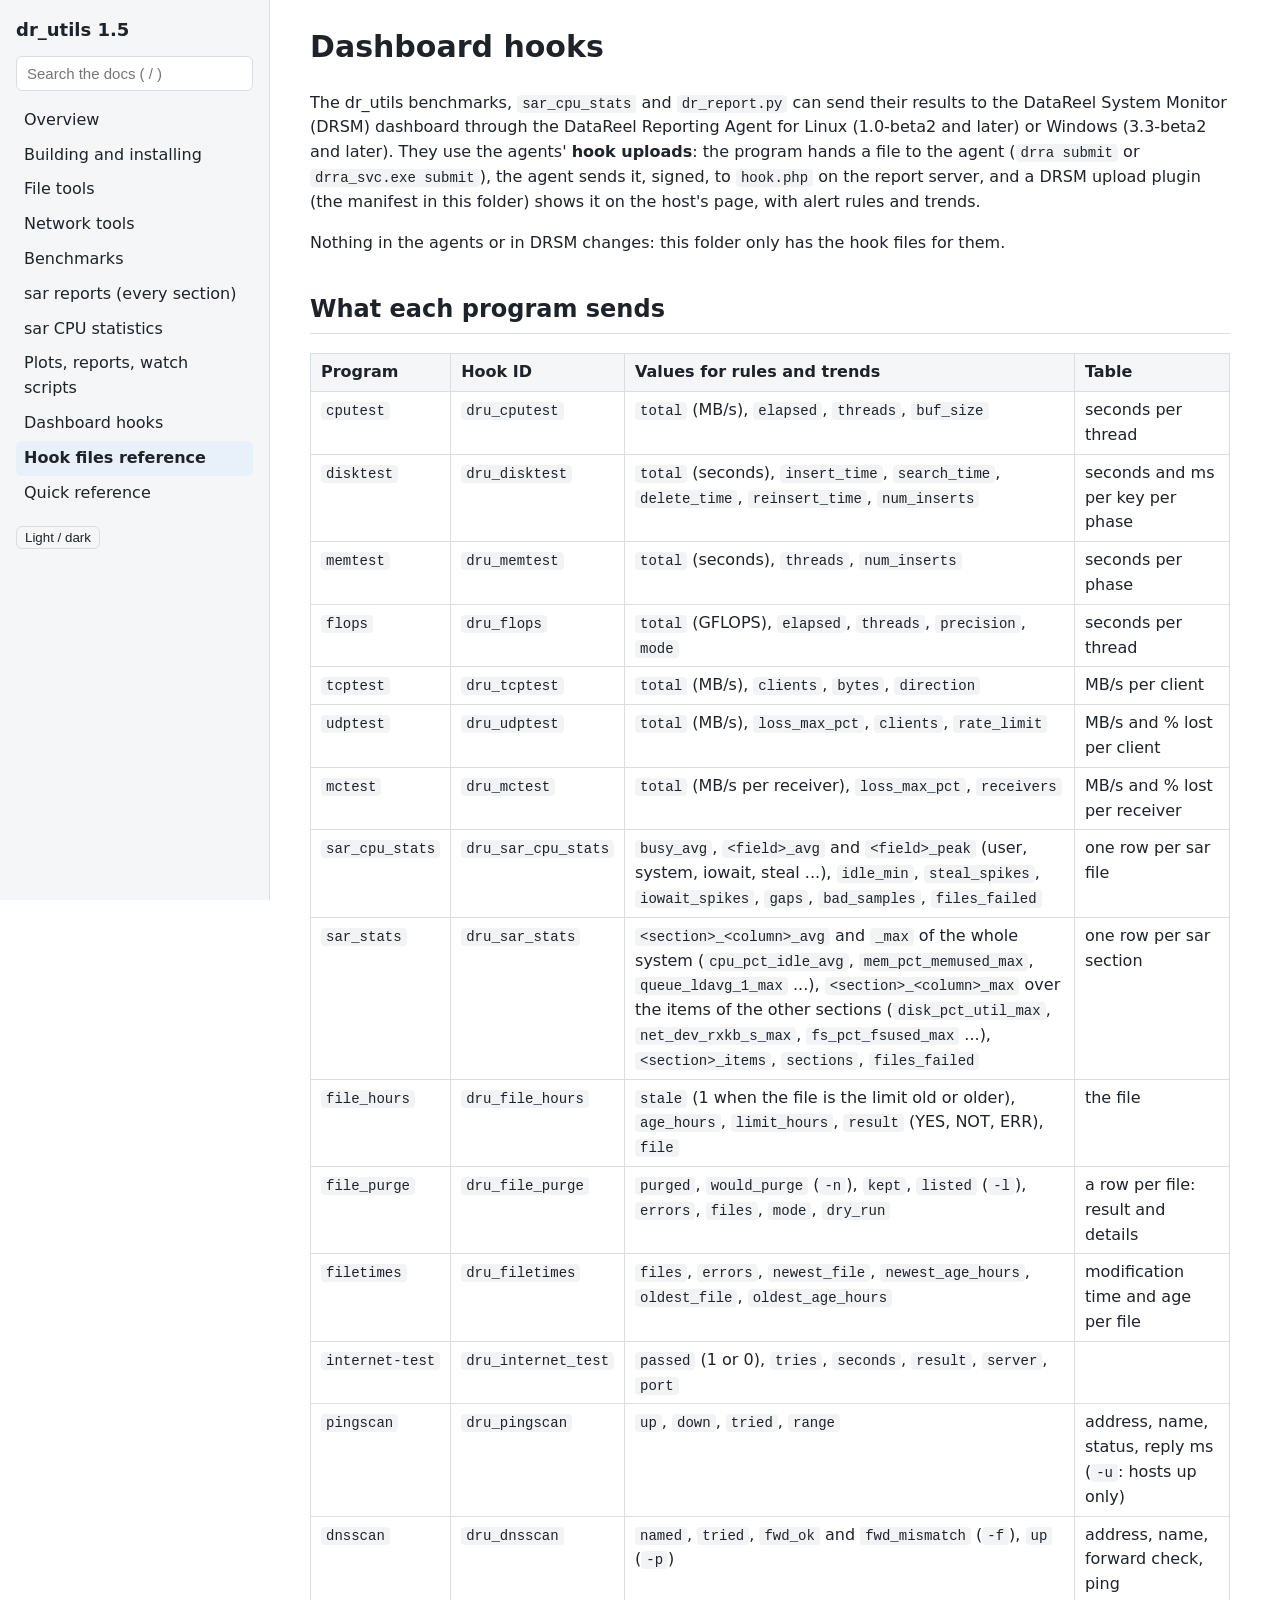
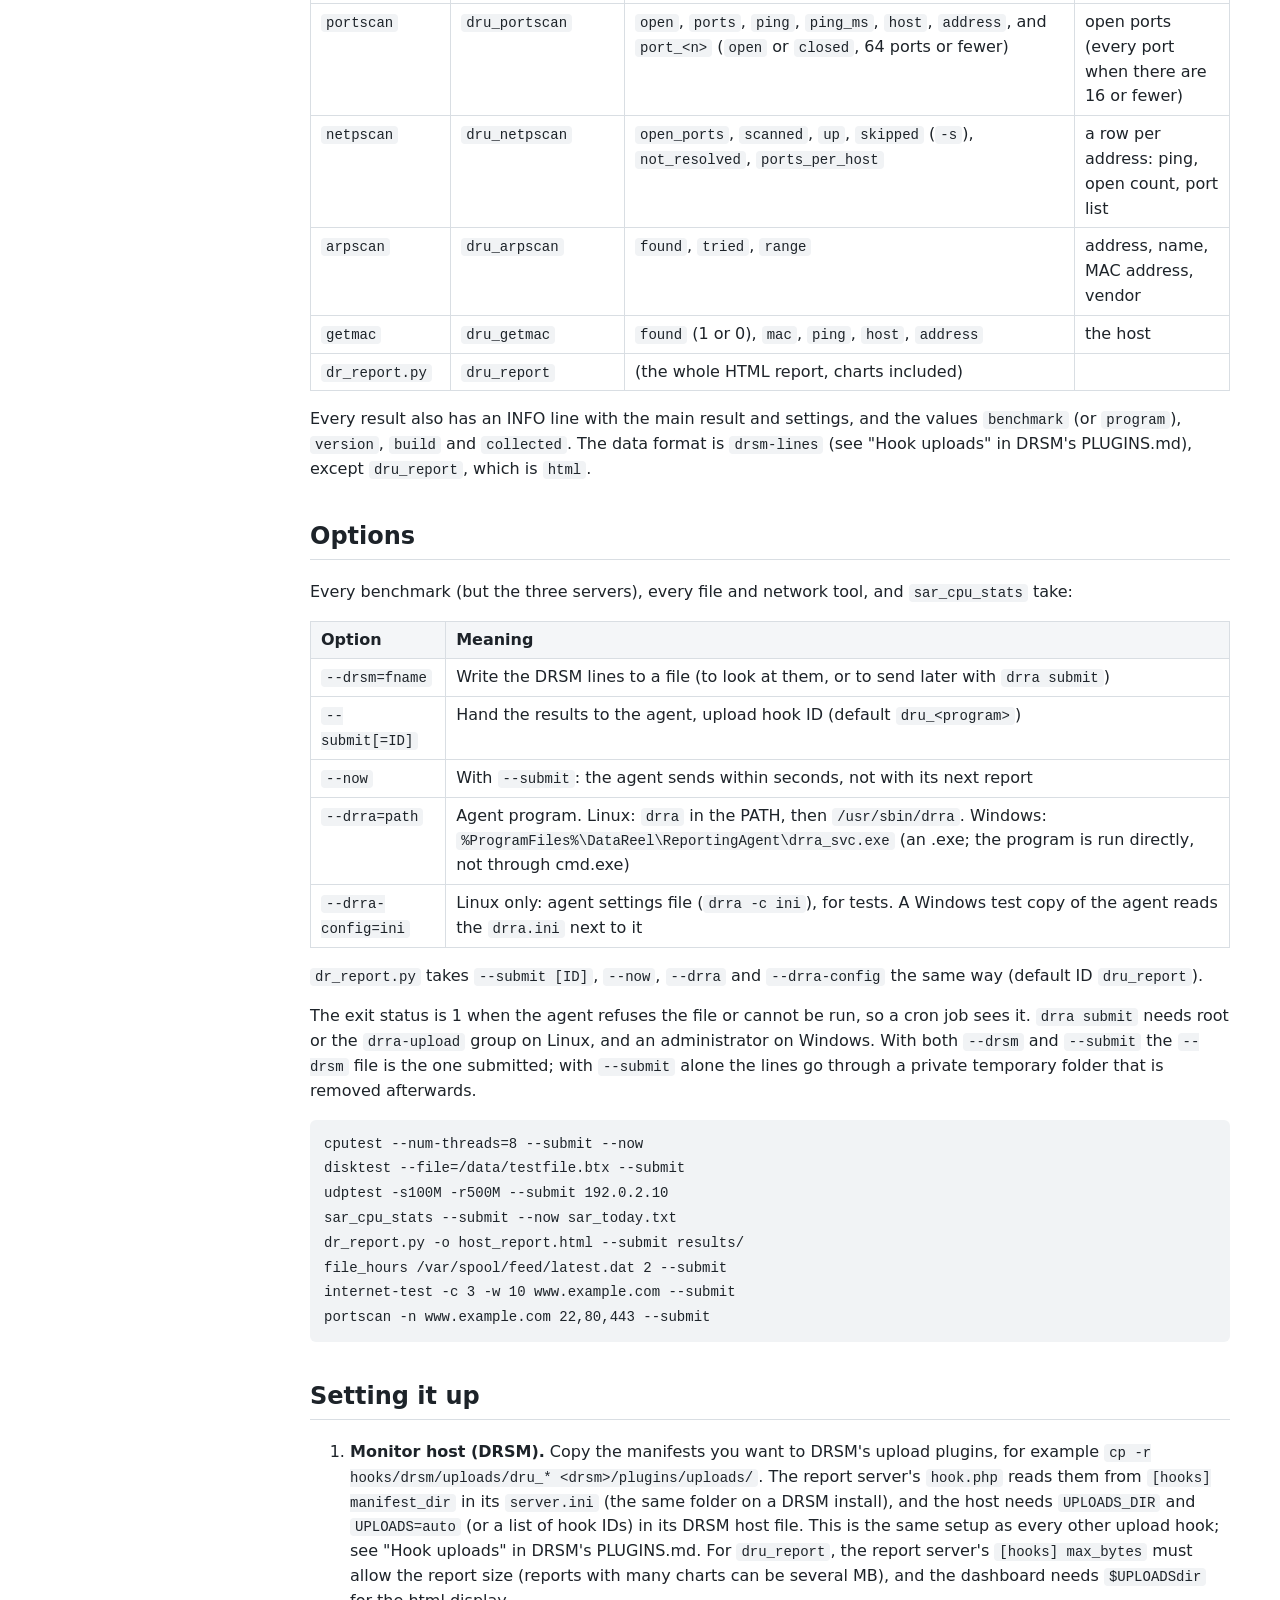
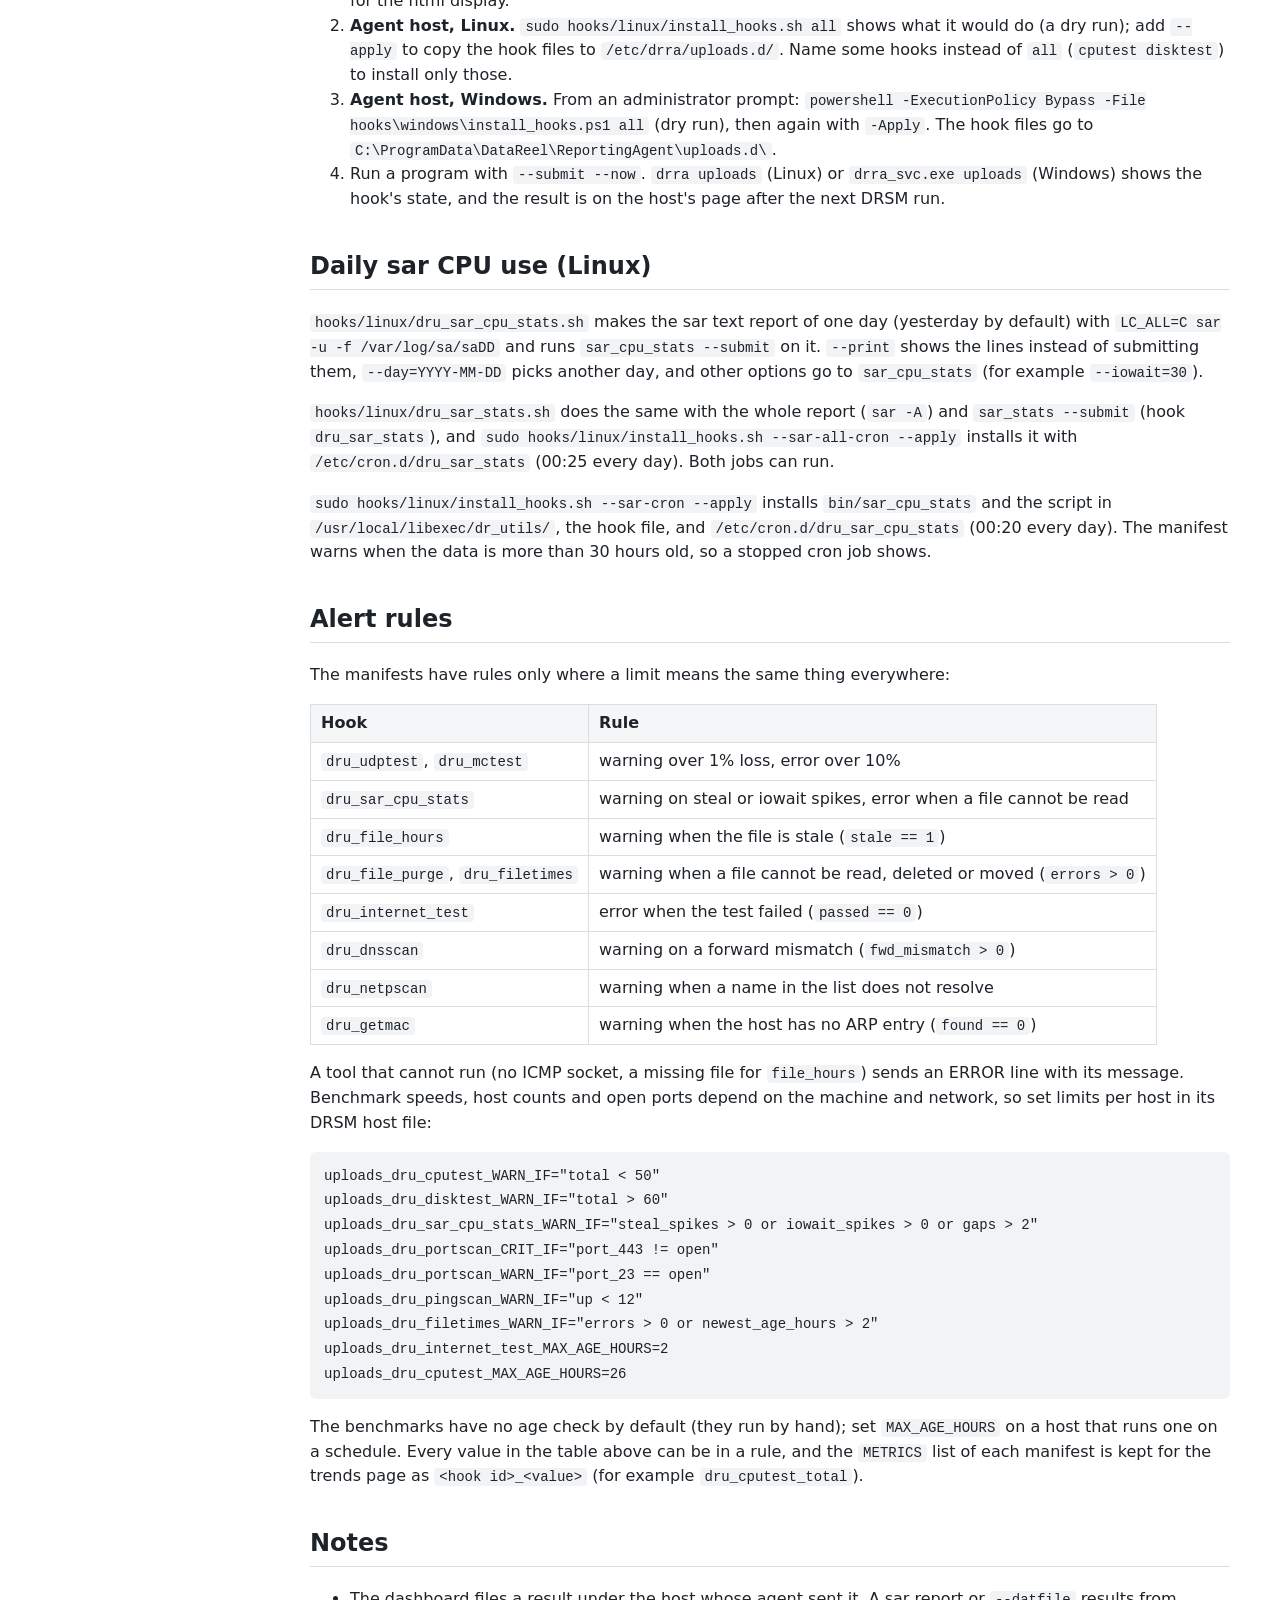
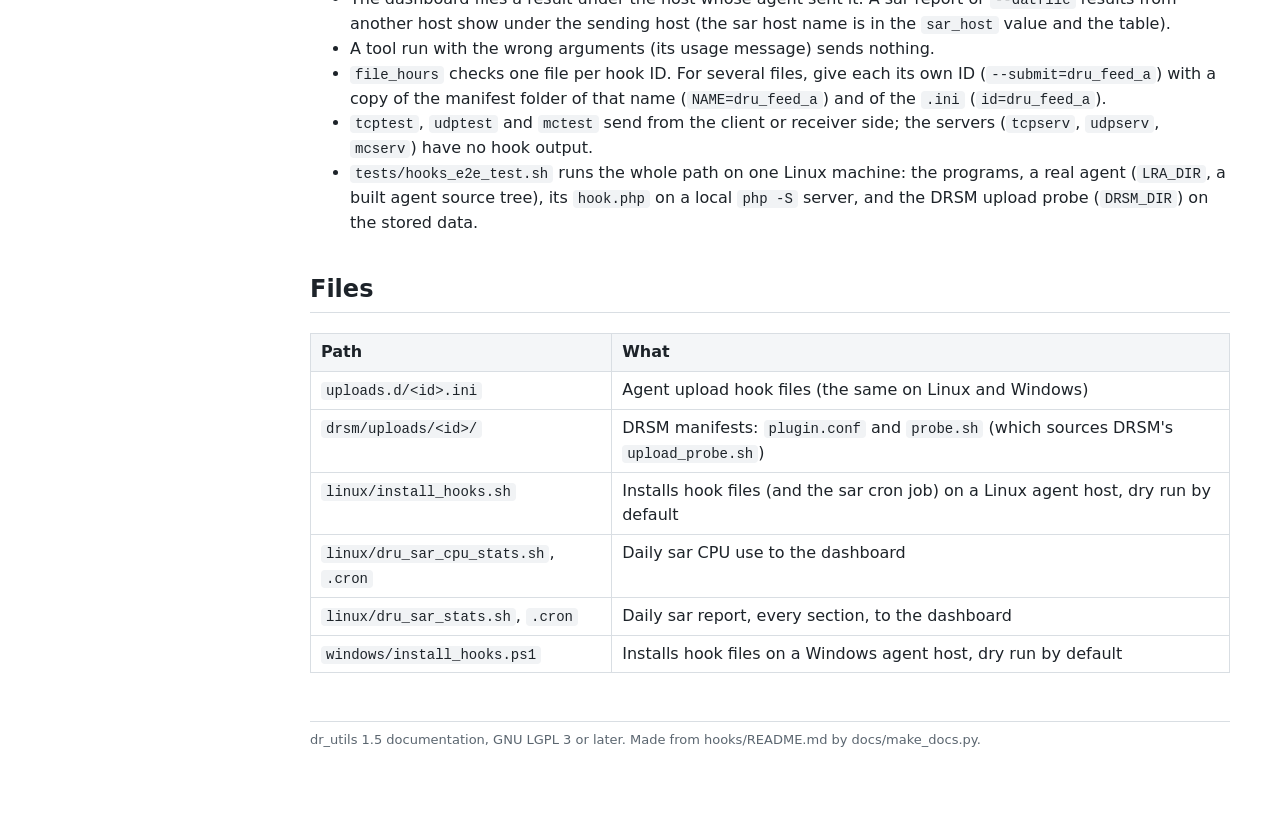
<file: docs/html/hooks.html>
<!doctype html>
<html lang="en">
<head>
<meta charset="utf-8">
<meta name="viewport" content="width=device-width, initial-scale=1">
<title>Hook files reference - dr_utils 1.5</title>
<link rel="stylesheet" href="dr_utils.css">
</head>
<body>
<div class="wrap">
<nav>
<p class="title"><a href="index.html">dr_utils 1.5</a></p>
<input id="q" type="search" placeholder="Search the docs ( / )" aria-label="Search the docs">
<button id="menu-btn" type="button">Pages</button>
<ul>
<li><a href="index.html">Overview</a></li>
<li><a href="install.html">Building and installing</a></li>
<li><a href="file-tools.html">File tools</a></li>
<li><a href="network-tools.html">Network tools</a></li>
<li><a href="benchmarks.html">Benchmarks</a></li>
<li><a href="sar-stats.html">sar reports (every section)</a></li>
<li><a href="sar-cpu-stats.html">sar CPU statistics</a></li>
<li><a href="plots-and-reports.html">Plots, reports, watch scripts</a></li>
<li><a href="dashboard-hooks.html">Dashboard hooks</a></li>
<li><a href="hooks.html" class="cur">Hook files reference</a></li>
<li><a href="quick-reference.html">Quick reference</a></li>
</ul>
<div class="theme"><button id="theme-btn" type="button">Light / dark</button></div>
</nav>
<main>
<div id="results"></div>
<div id="content">
<h1 id="dashboard-hooks">Dashboard hooks</h1>
<p>The dr_utils benchmarks, <code>sar_cpu_stats</code> and <code>dr_report.py</code> can send their results to the DataReel System Monitor (DRSM) dashboard through the DataReel Reporting Agent for Linux (1.0-beta2 and later) or Windows (3.3-beta2 and later). They use the agents' <strong>hook uploads</strong>: the program hands a file to the agent (<code>drra submit</code> or <code>drra_svc.exe submit</code>), the agent sends it, signed, to <code>hook.php</code> on the report server, and a DRSM upload plugin (the manifest in this folder) shows it on the host's page, with alert rules and trends.</p>
<p>Nothing in the agents or in DRSM changes: this folder only has the hook files for them.</p>
<h2 id="what-each-program-sends">What each program sends</h2>
<table>
<thead>
<tr>
<th>Program</th>
<th>Hook ID</th>
<th>Values for rules and trends</th>
<th>Table</th>
</tr>
</thead>
<tbody>
<tr>
<td><code>cputest</code></td>
<td><code>dru_cputest</code></td>
<td><code>total</code> (MB/s), <code>elapsed</code>, <code>threads</code>, <code>buf_size</code></td>
<td>seconds per thread</td>
</tr>
<tr>
<td><code>disktest</code></td>
<td><code>dru_disktest</code></td>
<td><code>total</code> (seconds), <code>insert_time</code>, <code>search_time</code>, <code>delete_time</code>, <code>reinsert_time</code>, <code>num_inserts</code></td>
<td>seconds and ms per key per phase</td>
</tr>
<tr>
<td><code>memtest</code></td>
<td><code>dru_memtest</code></td>
<td><code>total</code> (seconds), <code>threads</code>, <code>num_inserts</code></td>
<td>seconds per phase</td>
</tr>
<tr>
<td><code>flops</code></td>
<td><code>dru_flops</code></td>
<td><code>total</code> (GFLOPS), <code>elapsed</code>, <code>threads</code>, <code>precision</code>, <code>mode</code></td>
<td>seconds per thread</td>
</tr>
<tr>
<td><code>tcptest</code></td>
<td><code>dru_tcptest</code></td>
<td><code>total</code> (MB/s), <code>clients</code>, <code>bytes</code>, <code>direction</code></td>
<td>MB/s per client</td>
</tr>
<tr>
<td><code>udptest</code></td>
<td><code>dru_udptest</code></td>
<td><code>total</code> (MB/s), <code>loss_max_pct</code>, <code>clients</code>, <code>rate_limit</code></td>
<td>MB/s and % lost per client</td>
</tr>
<tr>
<td><code>mctest</code></td>
<td><code>dru_mctest</code></td>
<td><code>total</code> (MB/s per receiver), <code>loss_max_pct</code>, <code>receivers</code></td>
<td>MB/s and % lost per receiver</td>
</tr>
<tr>
<td><code>sar_cpu_stats</code></td>
<td><code>dru_sar_cpu_stats</code></td>
<td><code>busy_avg</code>, <code>&lt;field&gt;_avg</code> and <code>&lt;field&gt;_peak</code> (user, system, iowait, steal ...), <code>idle_min</code>, <code>steal_spikes</code>, <code>iowait_spikes</code>, <code>gaps</code>, <code>bad_samples</code>, <code>files_failed</code></td>
<td>one row per sar file</td>
</tr>
<tr>
<td><code>sar_stats</code></td>
<td><code>dru_sar_stats</code></td>
<td><code>&lt;section&gt;_&lt;column&gt;_avg</code> and <code>_max</code> of the whole system (<code>cpu_pct_idle_avg</code>, <code>mem_pct_memused_max</code>, <code>queue_ldavg_1_max</code> ...), <code>&lt;section&gt;_&lt;column&gt;_max</code> over the items of the other sections (<code>disk_pct_util_max</code>, <code>net_dev_rxkb_s_max</code>, <code>fs_pct_fsused_max</code> ...), <code>&lt;section&gt;_items</code>, <code>sections</code>, <code>files_failed</code></td>
<td>one row per sar section</td>
</tr>
<tr>
<td><code>file_hours</code></td>
<td><code>dru_file_hours</code></td>
<td><code>stale</code> (1 when the file is the limit old or older), <code>age_hours</code>, <code>limit_hours</code>, <code>result</code> (YES, NOT, ERR), <code>file</code></td>
<td>the file</td>
</tr>
<tr>
<td><code>file_purge</code></td>
<td><code>dru_file_purge</code></td>
<td><code>purged</code>, <code>would_purge</code> (<code>-n</code>), <code>kept</code>, <code>listed</code> (<code>-l</code>), <code>errors</code>, <code>files</code>, <code>mode</code>, <code>dry_run</code></td>
<td>a row per file: result and details</td>
</tr>
<tr>
<td><code>filetimes</code></td>
<td><code>dru_filetimes</code></td>
<td><code>files</code>, <code>errors</code>, <code>newest_file</code>, <code>newest_age_hours</code>, <code>oldest_file</code>, <code>oldest_age_hours</code></td>
<td>modification time and age per file</td>
</tr>
<tr>
<td><code>internet-test</code></td>
<td><code>dru_internet_test</code></td>
<td><code>passed</code> (1 or 0), <code>tries</code>, <code>seconds</code>, <code>result</code>, <code>server</code>, <code>port</code></td>
<td></td>
</tr>
<tr>
<td><code>pingscan</code></td>
<td><code>dru_pingscan</code></td>
<td><code>up</code>, <code>down</code>, <code>tried</code>, <code>range</code></td>
<td>address, name, status, reply ms (<code>-u</code>: hosts up only)</td>
</tr>
<tr>
<td><code>dnsscan</code></td>
<td><code>dru_dnsscan</code></td>
<td><code>named</code>, <code>tried</code>, <code>fwd_ok</code> and <code>fwd_mismatch</code> (<code>-f</code>), <code>up</code> (<code>-p</code>)</td>
<td>address, name, forward check, ping</td>
</tr>
<tr>
<td><code>portscan</code></td>
<td><code>dru_portscan</code></td>
<td><code>open</code>, <code>ports</code>, <code>ping</code>, <code>ping_ms</code>, <code>host</code>, <code>address</code>, and <code>port_&lt;n&gt;</code> (<code>open</code> or <code>closed</code>, 64 ports or fewer)</td>
<td>open ports (every port when there are 16 or fewer)</td>
</tr>
<tr>
<td><code>netpscan</code></td>
<td><code>dru_netpscan</code></td>
<td><code>open_ports</code>, <code>scanned</code>, <code>up</code>, <code>skipped</code> (<code>-s</code>), <code>not_resolved</code>, <code>ports_per_host</code></td>
<td>a row per address: ping, open count, port list</td>
</tr>
<tr>
<td><code>arpscan</code></td>
<td><code>dru_arpscan</code></td>
<td><code>found</code>, <code>tried</code>, <code>range</code></td>
<td>address, name, MAC address, vendor</td>
</tr>
<tr>
<td><code>getmac</code></td>
<td><code>dru_getmac</code></td>
<td><code>found</code> (1 or 0), <code>mac</code>, <code>ping</code>, <code>host</code>, <code>address</code></td>
<td>the host</td>
</tr>
<tr>
<td><code>dr_report.py</code></td>
<td><code>dru_report</code></td>
<td>(the whole HTML report, charts included)</td>
<td></td>
</tr>
</tbody>
</table>
<p>Every result also has an INFO line with the main result and settings, and the values <code>benchmark</code> (or <code>program</code>), <code>version</code>, <code>build</code> and <code>collected</code>. The data format is <code>drsm-lines</code> (see "Hook uploads" in DRSM's PLUGINS.md), except <code>dru_report</code>, which is <code>html</code>.</p>
<h2 id="options">Options</h2>
<p>Every benchmark (but the three servers), every file and network tool, and <code>sar_cpu_stats</code> take:</p>
<table>
<thead>
<tr>
<th>Option</th>
<th>Meaning</th>
</tr>
</thead>
<tbody>
<tr>
<td><code>--drsm=fname</code></td>
<td>Write the DRSM lines to a file (to look at them, or to send later with <code>drra submit</code>)</td>
</tr>
<tr>
<td><code>--submit[=ID]</code></td>
<td>Hand the results to the agent, upload hook ID (default <code>dru_&lt;program&gt;</code>)</td>
</tr>
<tr>
<td><code>--now</code></td>
<td>With <code>--submit</code>: the agent sends within seconds, not with its next report</td>
</tr>
<tr>
<td><code>--drra=path</code></td>
<td>Agent program. Linux: <code>drra</code> in the PATH, then <code>/usr/sbin/drra</code>. Windows: <code>%ProgramFiles%\DataReel\ReportingAgent\drra_svc.exe</code> (an .exe; the program is run directly, not through cmd.exe)</td>
</tr>
<tr>
<td><code>--drra-config=ini</code></td>
<td>Linux only: agent settings file (<code>drra -c ini</code>), for tests. A Windows test copy of the agent reads the <code>drra.ini</code> next to it</td>
</tr>
</tbody>
</table>
<p><code>dr_report.py</code> takes <code>--submit [ID]</code>, <code>--now</code>, <code>--drra</code> and <code>--drra-config</code> the same way (default ID <code>dru_report</code>).</p>
<p>The exit status is 1 when the agent refuses the file or cannot be run, so a cron job sees it. <code>drra submit</code> needs root or the <code>drra-upload</code> group on Linux, and an administrator on Windows. With both <code>--drsm</code> and <code>--submit</code> the <code>--drsm</code> file is the one submitted; with <code>--submit</code> alone the lines go through a private temporary folder that is removed afterwards.</p>
<pre><code>cputest --num-threads=8 --submit --now
disktest --file=/data/testfile.btx --submit
udptest -s100M -r500M --submit 192.0.2.10
sar_cpu_stats --submit --now sar_today.txt
dr_report.py -o host_report.html --submit results/
file_hours /var/spool/feed/latest.dat 2 --submit
internet-test -c 3 -w 10 www.example.com --submit
portscan -n www.example.com 22,80,443 --submit
</code></pre>
<h2 id="setting-it-up">Setting it up</h2>
<ol>
<li><strong>Monitor host (DRSM).</strong> Copy the manifests you want to DRSM's upload plugins, for example
   <code>cp -r hooks/drsm/uploads/dru_* &lt;drsm&gt;/plugins/uploads/</code>.
   The report server's <code>hook.php</code> reads them from <code>[hooks] manifest_dir</code> in its <code>server.ini</code> (the same folder on a DRSM install), and the host needs <code>UPLOADS_DIR</code> and <code>UPLOADS=auto</code> (or a list of hook IDs) in its DRSM host file. This is the same setup as every other upload hook; see "Hook uploads" in DRSM's PLUGINS.md. For <code>dru_report</code>, the report server's <code>[hooks] max_bytes</code> must allow the report size (reports with many charts can be several MB), and the dashboard needs <code>$UPLOADSdir</code> for the html display.</li>
<li><strong>Agent host, Linux.</strong> <code>sudo hooks/linux/install_hooks.sh all</code> shows what it would do (a dry run); add <code>--apply</code> to copy the hook files to <code>/etc/drra/uploads.d/</code>. Name some hooks instead of <code>all</code> (<code>cputest disktest</code>) to install only those.</li>
<li><strong>Agent host, Windows.</strong> From an administrator prompt: <code>powershell -ExecutionPolicy Bypass -File hooks\windows\install_hooks.ps1 all</code> (dry run), then again with <code>-Apply</code>. The hook files go to <code>C:\ProgramData\DataReel\ReportingAgent\uploads.d\</code>.</li>
<li>Run a program with <code>--submit --now</code>. <code>drra uploads</code> (Linux) or <code>drra_svc.exe uploads</code> (Windows) shows the hook's state, and the result is on the host's page after the next DRSM run.</li>
</ol>
<h2 id="daily-sar-cpu-use-linux">Daily sar CPU use (Linux)</h2>
<p><code>hooks/linux/dru_sar_cpu_stats.sh</code> makes the sar text report of one day (yesterday by default) with <code>LC_ALL=C sar -u -f /var/log/sa/saDD</code> and runs <code>sar_cpu_stats --submit</code> on it. <code>--print</code> shows the lines instead of submitting them, <code>--day=YYYY-MM-DD</code> picks another day, and other options go to <code>sar_cpu_stats</code> (for example <code>--iowait=30</code>).</p>
<p><code>hooks/linux/dru_sar_stats.sh</code> does the same with the whole report (<code>sar -A</code>) and <code>sar_stats --submit</code> (hook <code>dru_sar_stats</code>), and <code>sudo hooks/linux/install_hooks.sh --sar-all-cron --apply</code> installs it with <code>/etc/cron.d/dru_sar_stats</code> (00:25 every day). Both jobs can run.</p>
<p><code>sudo hooks/linux/install_hooks.sh --sar-cron --apply</code> installs <code>bin/sar_cpu_stats</code> and the script in <code>/usr/local/libexec/dr_utils/</code>, the hook file, and <code>/etc/cron.d/dru_sar_cpu_stats</code> (00:20 every day). The manifest warns when the data is more than 30 hours old, so a stopped cron job shows.</p>
<h2 id="alert-rules">Alert rules</h2>
<p>The manifests have rules only where a limit means the same thing everywhere:</p>
<table>
<thead>
<tr>
<th>Hook</th>
<th>Rule</th>
</tr>
</thead>
<tbody>
<tr>
<td><code>dru_udptest</code>, <code>dru_mctest</code></td>
<td>warning over 1% loss, error over 10%</td>
</tr>
<tr>
<td><code>dru_sar_cpu_stats</code></td>
<td>warning on steal or iowait spikes, error when a file cannot be read</td>
</tr>
<tr>
<td><code>dru_file_hours</code></td>
<td>warning when the file is stale (<code>stale == 1</code>)</td>
</tr>
<tr>
<td><code>dru_file_purge</code>, <code>dru_filetimes</code></td>
<td>warning when a file cannot be read, deleted or moved (<code>errors &gt; 0</code>)</td>
</tr>
<tr>
<td><code>dru_internet_test</code></td>
<td>error when the test failed (<code>passed == 0</code>)</td>
</tr>
<tr>
<td><code>dru_dnsscan</code></td>
<td>warning on a forward mismatch (<code>fwd_mismatch &gt; 0</code>)</td>
</tr>
<tr>
<td><code>dru_netpscan</code></td>
<td>warning when a name in the list does not resolve</td>
</tr>
<tr>
<td><code>dru_getmac</code></td>
<td>warning when the host has no ARP entry (<code>found == 0</code>)</td>
</tr>
</tbody>
</table>
<p>A tool that cannot run (no ICMP socket, a missing file for <code>file_hours</code>) sends an ERROR line with its message. Benchmark speeds, host counts and open ports depend on the machine and network, so set limits per host in its DRSM host file:</p>
<pre><code>uploads_dru_cputest_WARN_IF=&quot;total &lt; 50&quot;
uploads_dru_disktest_WARN_IF=&quot;total &gt; 60&quot;
uploads_dru_sar_cpu_stats_WARN_IF=&quot;steal_spikes &gt; 0 or iowait_spikes &gt; 0 or gaps &gt; 2&quot;
uploads_dru_portscan_CRIT_IF=&quot;port_443 != open&quot;
uploads_dru_portscan_WARN_IF=&quot;port_23 == open&quot;
uploads_dru_pingscan_WARN_IF=&quot;up &lt; 12&quot;
uploads_dru_filetimes_WARN_IF=&quot;errors &gt; 0 or newest_age_hours &gt; 2&quot;
uploads_dru_internet_test_MAX_AGE_HOURS=2
uploads_dru_cputest_MAX_AGE_HOURS=26
</code></pre>
<p>The benchmarks have no age check by default (they run by hand); set <code>MAX_AGE_HOURS</code> on a host that runs one on a schedule. Every value in the table above can be in a rule, and the <code>METRICS</code> list of each manifest is kept for the trends page as <code>&lt;hook id&gt;_&lt;value&gt;</code> (for example <code>dru_cputest_total</code>).</p>
<h2 id="notes">Notes</h2>
<ul>
<li>The dashboard files a result under the host whose agent sent it. A sar report or <code>--datfile</code> results from another host show under the sending host (the sar host name is in the <code>sar_host</code> value and the table).</li>
<li>A tool run with the wrong arguments (its usage message) sends nothing.</li>
<li><code>file_hours</code> checks one file per hook ID. For several files, give each its own ID (<code>--submit=dru_feed_a</code>) with a copy of the manifest folder of that name (<code>NAME=dru_feed_a</code>) and of the <code>.ini</code> (<code>id=dru_feed_a</code>).</li>
<li><code>tcptest</code>, <code>udptest</code> and <code>mctest</code> send from the client or receiver side; the servers (<code>tcpserv</code>, <code>udpserv</code>, <code>mcserv</code>) have no hook output.</li>
<li><code>tests/hooks_e2e_test.sh</code> runs the whole path on one Linux machine: the programs, a real agent (<code>LRA_DIR</code>, a built agent source tree), its <code>hook.php</code> on a local <code>php -S</code> server, and the DRSM upload probe (<code>DRSM_DIR</code>) on the stored data.</li>
</ul>
<h2 id="files">Files</h2>
<table>
<thead>
<tr>
<th>Path</th>
<th>What</th>
</tr>
</thead>
<tbody>
<tr>
<td><code>uploads.d/&lt;id&gt;.ini</code></td>
<td>Agent upload hook files (the same on Linux and Windows)</td>
</tr>
<tr>
<td><code>drsm/uploads/&lt;id&gt;/</code></td>
<td>DRSM manifests: <code>plugin.conf</code> and <code>probe.sh</code> (which sources DRSM's <code>upload_probe.sh</code>)</td>
</tr>
<tr>
<td><code>linux/install_hooks.sh</code></td>
<td>Installs hook files (and the sar cron job) on a Linux agent host, dry run by default</td>
</tr>
<tr>
<td><code>linux/dru_sar_cpu_stats.sh</code>, <code>.cron</code></td>
<td>Daily sar CPU use to the dashboard</td>
</tr>
<tr>
<td><code>linux/dru_sar_stats.sh</code>, <code>.cron</code></td>
<td>Daily sar report, every section, to the dashboard</td>
</tr>
<tr>
<td><code>windows/install_hooks.ps1</code></td>
<td>Installs hook files on a Windows agent host, dry run by default</td>
</tr>
</tbody>
</table>
<p class="foot">dr_utils 1.5 documentation, GNU LGPL 3 or later. Made from hooks/README.md by docs/make_docs.py.</p>
</div>
</main>
</div>
<script src="search_index.js"></script>
<script src="dr_utils.js"></script>
</body>
</html>
</file>
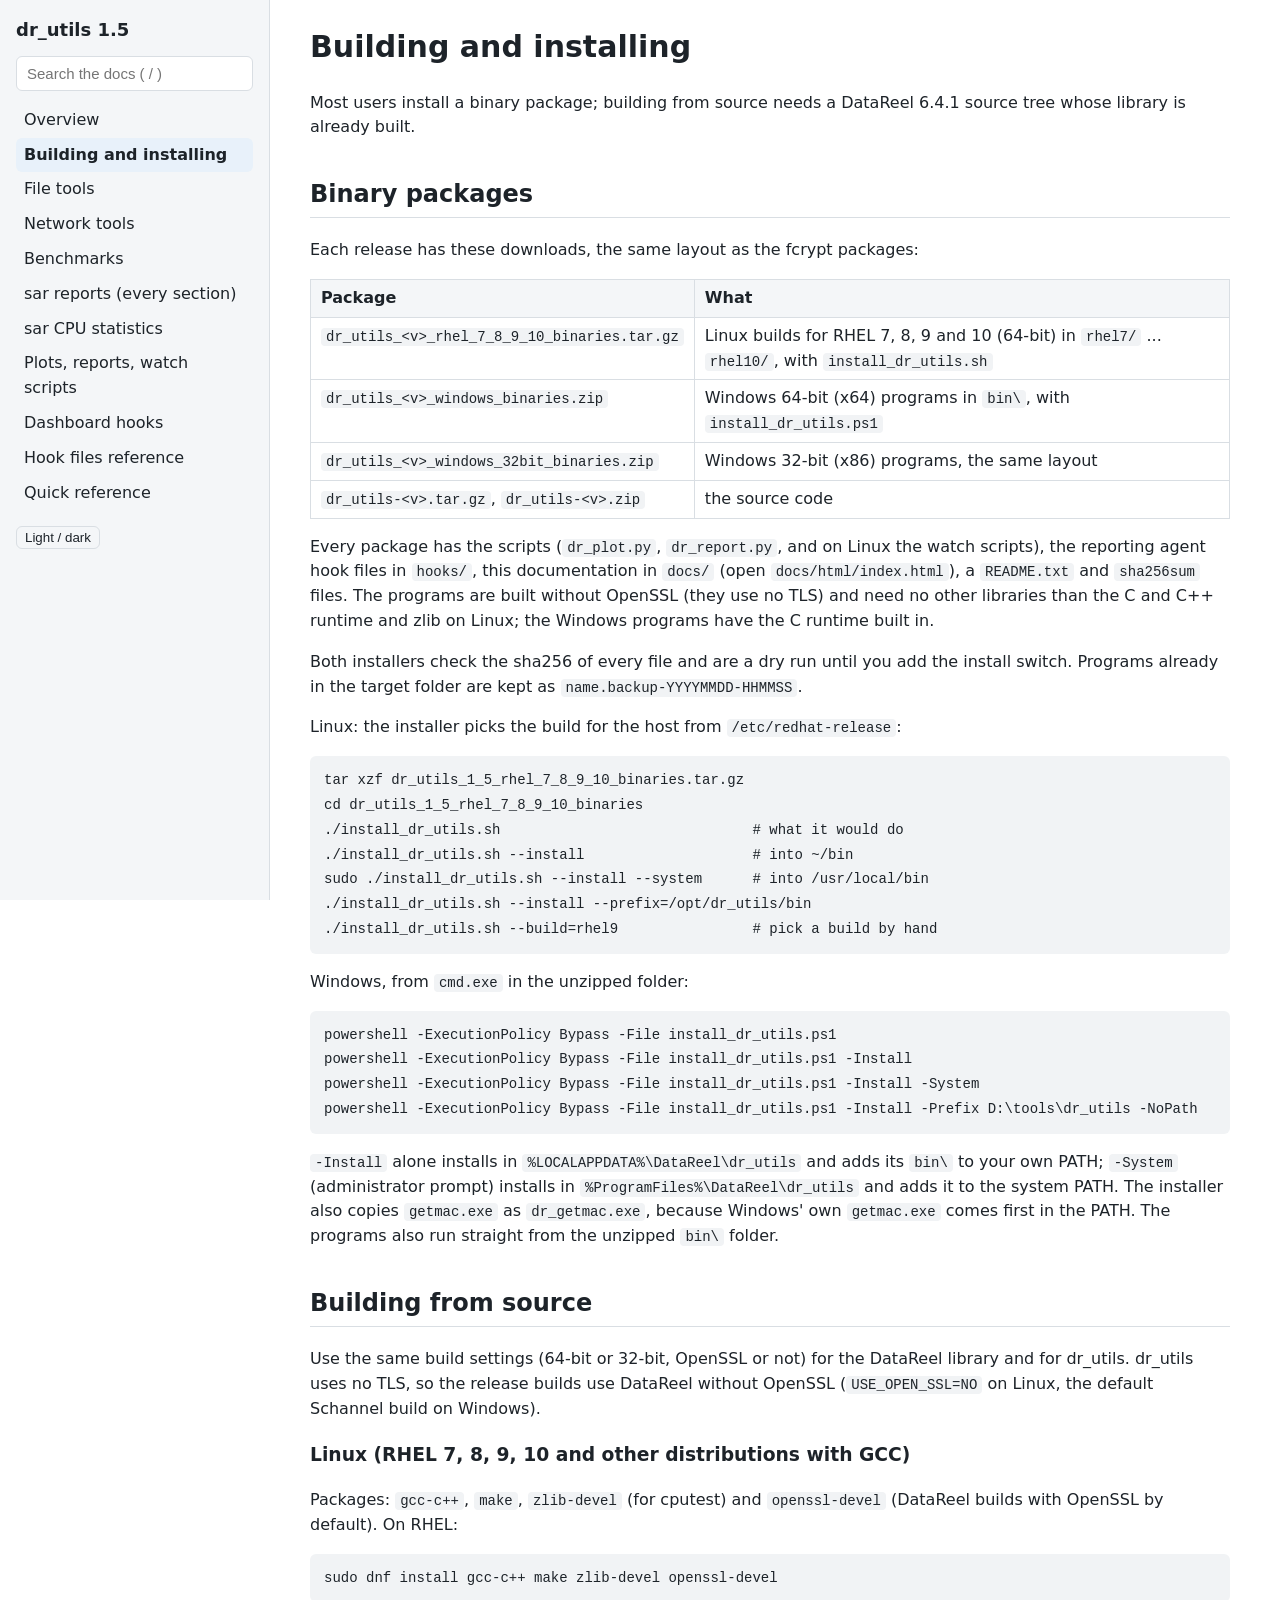
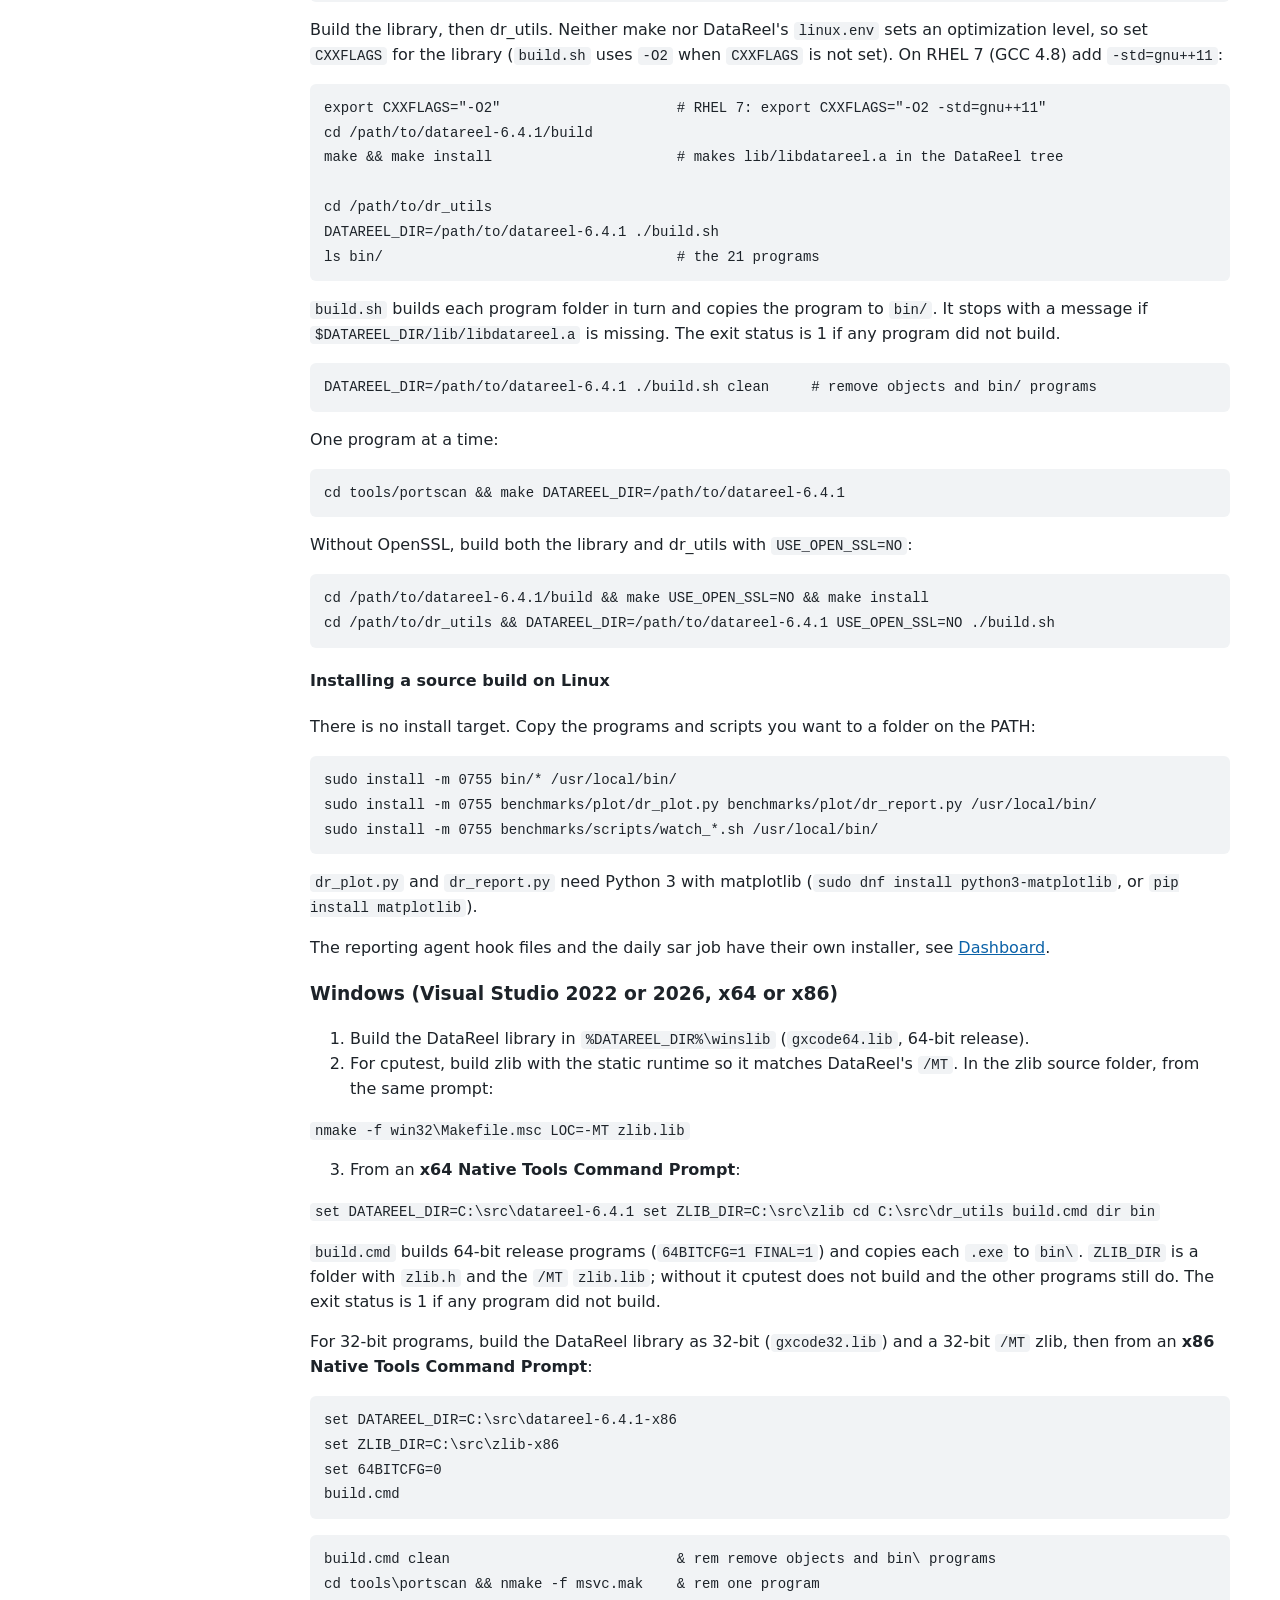
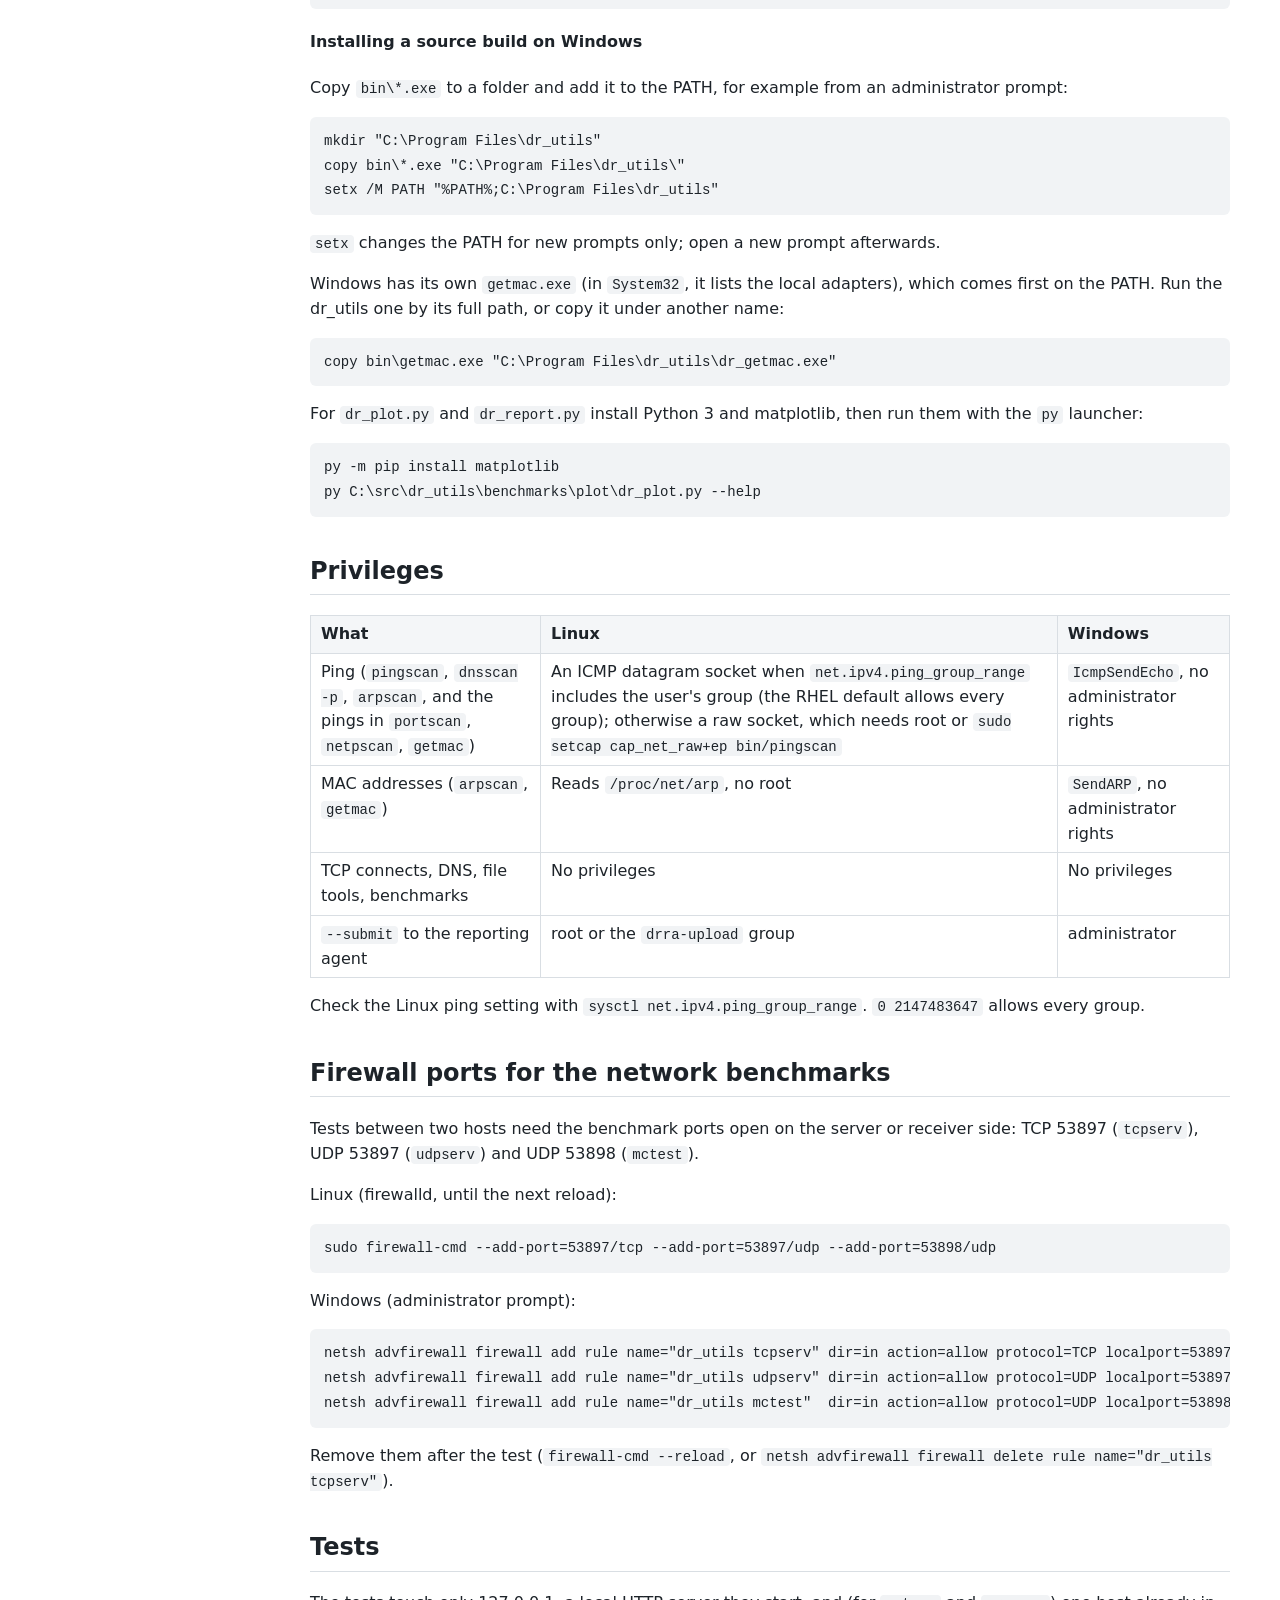
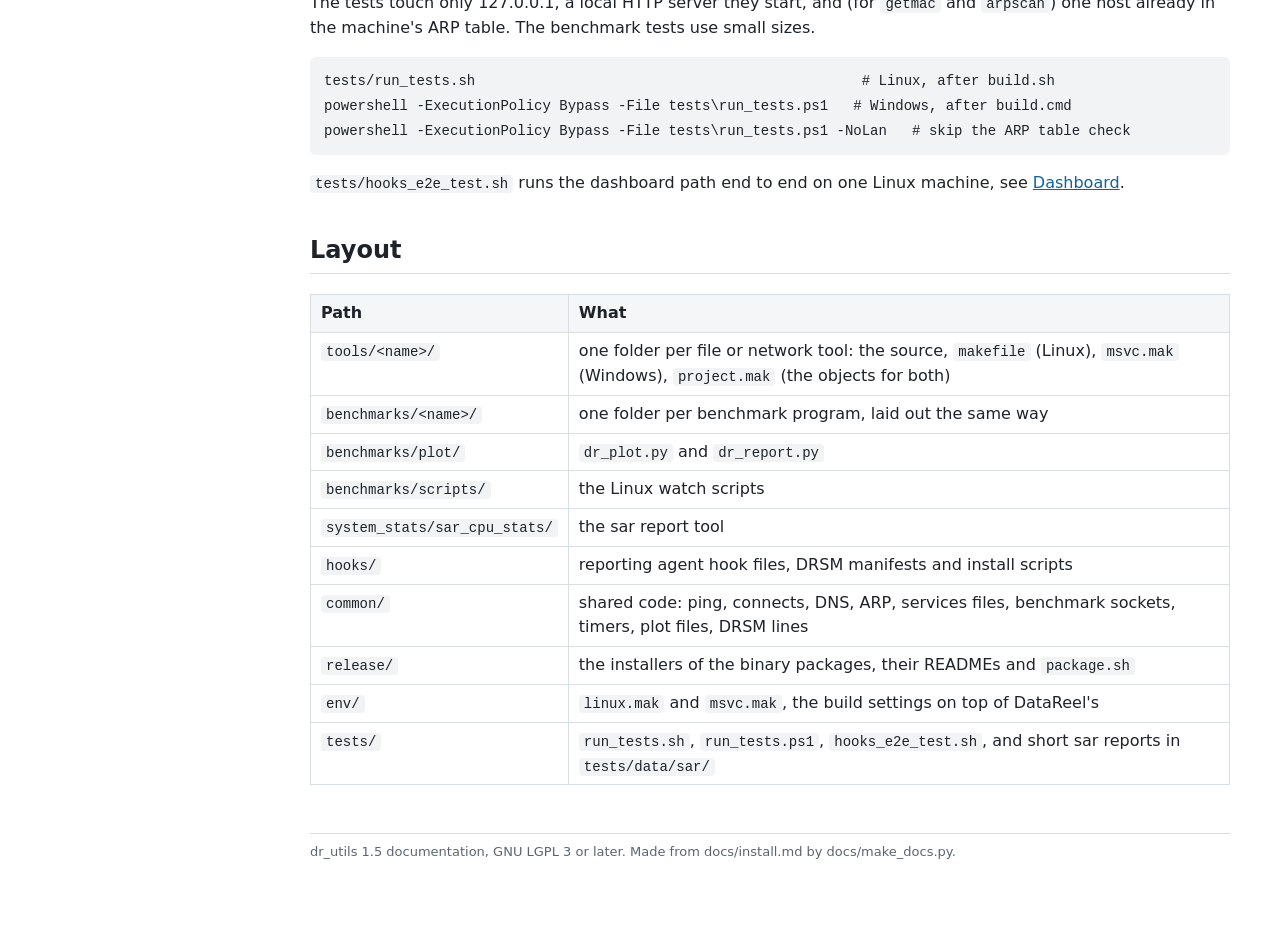
<file: docs/html/install.html>
<!doctype html>
<html lang="en">
<head>
<meta charset="utf-8">
<meta name="viewport" content="width=device-width, initial-scale=1">
<title>Building and installing - dr_utils 1.5</title>
<link rel="stylesheet" href="dr_utils.css">
</head>
<body>
<div class="wrap">
<nav>
<p class="title"><a href="index.html">dr_utils 1.5</a></p>
<input id="q" type="search" placeholder="Search the docs ( / )" aria-label="Search the docs">
<button id="menu-btn" type="button">Pages</button>
<ul>
<li><a href="index.html">Overview</a></li>
<li><a href="install.html" class="cur">Building and installing</a></li>
<li><a href="file-tools.html">File tools</a></li>
<li><a href="network-tools.html">Network tools</a></li>
<li><a href="benchmarks.html">Benchmarks</a></li>
<li><a href="sar-stats.html">sar reports (every section)</a></li>
<li><a href="sar-cpu-stats.html">sar CPU statistics</a></li>
<li><a href="plots-and-reports.html">Plots, reports, watch scripts</a></li>
<li><a href="dashboard-hooks.html">Dashboard hooks</a></li>
<li><a href="hooks.html">Hook files reference</a></li>
<li><a href="quick-reference.html">Quick reference</a></li>
</ul>
<div class="theme"><button id="theme-btn" type="button">Light / dark</button></div>
</nav>
<main>
<div id="results"></div>
<div id="content">
<h1 id="building-and-installing">Building and installing</h1>
<p>Most users install a binary package; building from source needs a DataReel 6.4.1 source tree whose library is already built.</p>
<h2 id="binary-packages">Binary packages</h2>
<p>Each release has these downloads, the same layout as the fcrypt packages:</p>
<table>
<thead>
<tr>
<th>Package</th>
<th>What</th>
</tr>
</thead>
<tbody>
<tr>
<td><code>dr_utils_&lt;v&gt;_rhel_7_8_9_10_binaries.tar.gz</code></td>
<td>Linux builds for RHEL 7, 8, 9 and 10 (64-bit) in <code>rhel7/</code> ... <code>rhel10/</code>, with <code>install_dr_utils.sh</code></td>
</tr>
<tr>
<td><code>dr_utils_&lt;v&gt;_windows_binaries.zip</code></td>
<td>Windows 64-bit (x64) programs in <code>bin\</code>, with <code>install_dr_utils.ps1</code></td>
</tr>
<tr>
<td><code>dr_utils_&lt;v&gt;_windows_32bit_binaries.zip</code></td>
<td>Windows 32-bit (x86) programs, the same layout</td>
</tr>
<tr>
<td><code>dr_utils-&lt;v&gt;.tar.gz</code>, <code>dr_utils-&lt;v&gt;.zip</code></td>
<td>the source code</td>
</tr>
</tbody>
</table>
<p>Every package has the scripts (<code>dr_plot.py</code>, <code>dr_report.py</code>, and on Linux the watch scripts), the reporting agent hook files in <code>hooks/</code>, this documentation in <code>docs/</code> (open <code>docs/html/index.html</code>), a <code>README.txt</code> and <code>sha256sum</code> files. The programs are built without OpenSSL (they use no TLS) and need no other libraries than the C and C++ runtime and zlib on Linux; the Windows programs have the C runtime built in.</p>
<p>Both installers check the sha256 of every file and are a dry run until you add the install switch. Programs already in the target folder are kept as <code>name.backup-YYYYMMDD-HHMMSS</code>.</p>
<p>Linux: the installer picks the build for the host from <code>/etc/redhat-release</code>:</p>
<pre><code>tar xzf dr_utils_1_5_rhel_7_8_9_10_binaries.tar.gz
cd dr_utils_1_5_rhel_7_8_9_10_binaries
./install_dr_utils.sh                              # what it would do
./install_dr_utils.sh --install                    # into ~/bin
sudo ./install_dr_utils.sh --install --system      # into /usr/local/bin
./install_dr_utils.sh --install --prefix=/opt/dr_utils/bin
./install_dr_utils.sh --build=rhel9                # pick a build by hand
</code></pre>
<p>Windows, from <code>cmd.exe</code> in the unzipped folder:</p>
<pre><code>powershell -ExecutionPolicy Bypass -File install_dr_utils.ps1
powershell -ExecutionPolicy Bypass -File install_dr_utils.ps1 -Install
powershell -ExecutionPolicy Bypass -File install_dr_utils.ps1 -Install -System
powershell -ExecutionPolicy Bypass -File install_dr_utils.ps1 -Install -Prefix D:\tools\dr_utils -NoPath
</code></pre>
<p><code>-Install</code> alone installs in <code>%LOCALAPPDATA%\DataReel\dr_utils</code> and adds its <code>bin\</code> to your own PATH; <code>-System</code> (administrator prompt) installs in <code>%ProgramFiles%\DataReel\dr_utils</code> and adds it to the system PATH. The installer also copies <code>getmac.exe</code> as <code>dr_getmac.exe</code>, because Windows' own <code>getmac.exe</code> comes first in the PATH. The programs also run straight from the unzipped <code>bin\</code> folder.</p>
<h2 id="building-from-source">Building from source</h2>
<p>Use the same build settings (64-bit or 32-bit, OpenSSL or not) for the DataReel library and for dr_utils. dr_utils uses no TLS, so the release builds use DataReel without OpenSSL (<code>USE_OPEN_SSL=NO</code> on Linux, the default Schannel build on Windows).</p>
<h3 id="linux-rhel-7-8-9-10-and-other-distributions-with-gcc">Linux (RHEL 7, 8, 9, 10 and other distributions with GCC)</h3>
<p>Packages: <code>gcc-c++</code>, <code>make</code>, <code>zlib-devel</code> (for cputest) and <code>openssl-devel</code> (DataReel builds with OpenSSL by default). On RHEL:</p>
<pre><code>sudo dnf install gcc-c++ make zlib-devel openssl-devel
</code></pre>
<p>Build the library, then dr_utils. Neither make nor DataReel's <code>linux.env</code> sets an optimization level, so set <code>CXXFLAGS</code> for the library (<code>build.sh</code> uses <code>-O2</code> when <code>CXXFLAGS</code> is not set). On RHEL 7 (GCC 4.8) add <code>-std=gnu++11</code>:</p>
<pre><code>export CXXFLAGS=&quot;-O2&quot;                     # RHEL 7: export CXXFLAGS=&quot;-O2 -std=gnu++11&quot;
cd /path/to/datareel-6.4.1/build
make &amp;&amp; make install                      # makes lib/libdatareel.a in the DataReel tree

cd /path/to/dr_utils
DATAREEL_DIR=/path/to/datareel-6.4.1 ./build.sh
ls bin/                                   # the 21 programs
</code></pre>
<p><code>build.sh</code> builds each program folder in turn and copies the program to <code>bin/</code>. It stops with a message if <code>$DATAREEL_DIR/lib/libdatareel.a</code> is missing. The exit status is 1 if any program did not build.</p>
<pre><code>DATAREEL_DIR=/path/to/datareel-6.4.1 ./build.sh clean     # remove objects and bin/ programs
</code></pre>
<p>One program at a time:</p>
<pre><code>cd tools/portscan &amp;&amp; make DATAREEL_DIR=/path/to/datareel-6.4.1
</code></pre>
<p>Without OpenSSL, build both the library and dr_utils with <code>USE_OPEN_SSL=NO</code>:</p>
<pre><code>cd /path/to/datareel-6.4.1/build &amp;&amp; make USE_OPEN_SSL=NO &amp;&amp; make install
cd /path/to/dr_utils &amp;&amp; DATAREEL_DIR=/path/to/datareel-6.4.1 USE_OPEN_SSL=NO ./build.sh
</code></pre>
<h4 id="installing-a-source-build-on-linux">Installing a source build on Linux</h4>
<p>There is no install target. Copy the programs and scripts you want to a folder on the PATH:</p>
<pre><code>sudo install -m 0755 bin/* /usr/local/bin/
sudo install -m 0755 benchmarks/plot/dr_plot.py benchmarks/plot/dr_report.py /usr/local/bin/
sudo install -m 0755 benchmarks/scripts/watch_*.sh /usr/local/bin/
</code></pre>
<p><code>dr_plot.py</code> and <code>dr_report.py</code> need Python 3 with matplotlib (<code>sudo dnf install python3-matplotlib</code>, or <code>pip install matplotlib</code>).</p>
<p>The reporting agent hook files and the daily sar job have their own installer, see <a href="dashboard-hooks.html">Dashboard</a>.</p>
<h3 id="windows-visual-studio-2022-or-2026-x64-or-x86">Windows (Visual Studio 2022 or 2026, x64 or x86)</h3>
<ol>
<li>Build the DataReel library in <code>%DATAREEL_DIR%\winslib</code> (<code>gxcode64.lib</code>, 64-bit release).</li>
<li>For cputest, build zlib with the static runtime so it matches DataReel's <code>/MT</code>. In the zlib source folder, from the same prompt:</li>
</ol>
<p><code>nmake -f win32\Makefile.msc LOC=-MT zlib.lib</code></p>
<ol start="3">
<li>From an <strong>x64 Native Tools Command Prompt</strong>:</li>
</ol>
<p><code>set DATAREEL_DIR=C:\src\datareel-6.4.1
   set ZLIB_DIR=C:\src\zlib
   cd C:\src\dr_utils
   build.cmd
   dir bin</code></p>
<p><code>build.cmd</code> builds 64-bit release programs (<code>64BITCFG=1 FINAL=1</code>) and copies each <code>.exe</code> to <code>bin\</code>. <code>ZLIB_DIR</code> is a folder with <code>zlib.h</code> and the <code>/MT</code> <code>zlib.lib</code>; without it cputest does not build and the other programs still do. The exit status is 1 if any program did not build.</p>
<p>For 32-bit programs, build the DataReel library as 32-bit (<code>gxcode32.lib</code>) and a 32-bit <code>/MT</code> zlib, then from an <strong>x86 Native Tools Command Prompt</strong>:</p>
<pre><code>set DATAREEL_DIR=C:\src\datareel-6.4.1-x86
set ZLIB_DIR=C:\src\zlib-x86
set 64BITCFG=0
build.cmd
</code></pre>
<pre><code>build.cmd clean                           &amp; rem remove objects and bin\ programs
cd tools\portscan &amp;&amp; nmake -f msvc.mak    &amp; rem one program
</code></pre>
<h4 id="installing-a-source-build-on-windows">Installing a source build on Windows</h4>
<p>Copy <code>bin\*.exe</code> to a folder and add it to the PATH, for example from an administrator prompt:</p>
<pre><code>mkdir &quot;C:\Program Files\dr_utils&quot;
copy bin\*.exe &quot;C:\Program Files\dr_utils\&quot;
setx /M PATH &quot;%PATH%;C:\Program Files\dr_utils&quot;
</code></pre>
<p><code>setx</code> changes the PATH for new prompts only; open a new prompt afterwards.</p>
<p>Windows has its own <code>getmac.exe</code> (in <code>System32</code>, it lists the local adapters), which comes first on the PATH. Run the dr_utils one by its full path, or copy it under another name:</p>
<pre><code>copy bin\getmac.exe &quot;C:\Program Files\dr_utils\dr_getmac.exe&quot;
</code></pre>
<p>For <code>dr_plot.py</code> and <code>dr_report.py</code> install Python 3 and matplotlib, then run them with the <code>py</code> launcher:</p>
<pre><code>py -m pip install matplotlib
py C:\src\dr_utils\benchmarks\plot\dr_plot.py --help
</code></pre>
<h2 id="privileges">Privileges</h2>
<table>
<thead>
<tr>
<th>What</th>
<th>Linux</th>
<th>Windows</th>
</tr>
</thead>
<tbody>
<tr>
<td>Ping (<code>pingscan</code>, <code>dnsscan -p</code>, <code>arpscan</code>, and the pings in <code>portscan</code>, <code>netpscan</code>, <code>getmac</code>)</td>
<td>An ICMP datagram socket when <code>net.ipv4.ping_group_range</code> includes the user's group (the RHEL default allows every group); otherwise a raw socket, which needs root or <code>sudo setcap cap_net_raw+ep bin/pingscan</code></td>
<td><code>IcmpSendEcho</code>, no administrator rights</td>
</tr>
<tr>
<td>MAC addresses (<code>arpscan</code>, <code>getmac</code>)</td>
<td>Reads <code>/proc/net/arp</code>, no root</td>
<td><code>SendARP</code>, no administrator rights</td>
</tr>
<tr>
<td>TCP connects, DNS, file tools, benchmarks</td>
<td>No privileges</td>
<td>No privileges</td>
</tr>
<tr>
<td><code>--submit</code> to the reporting agent</td>
<td>root or the <code>drra-upload</code> group</td>
<td>administrator</td>
</tr>
</tbody>
</table>
<p>Check the Linux ping setting with <code>sysctl net.ipv4.ping_group_range</code>. <code>0 2147483647</code> allows every group.</p>
<h2 id="firewall-ports-for-the-network-benchmarks">Firewall ports for the network benchmarks</h2>
<p>Tests between two hosts need the benchmark ports open on the server or receiver side: TCP 53897 (<code>tcpserv</code>), UDP 53897 (<code>udpserv</code>) and UDP 53898 (<code>mctest</code>).</p>
<p>Linux (firewalld, until the next reload):</p>
<pre><code>sudo firewall-cmd --add-port=53897/tcp --add-port=53897/udp --add-port=53898/udp
</code></pre>
<p>Windows (administrator prompt):</p>
<pre><code>netsh advfirewall firewall add rule name=&quot;dr_utils tcpserv&quot; dir=in action=allow protocol=TCP localport=53897
netsh advfirewall firewall add rule name=&quot;dr_utils udpserv&quot; dir=in action=allow protocol=UDP localport=53897
netsh advfirewall firewall add rule name=&quot;dr_utils mctest&quot;  dir=in action=allow protocol=UDP localport=53898
</code></pre>
<p>Remove them after the test (<code>firewall-cmd --reload</code>, or <code>netsh advfirewall firewall delete rule name="dr_utils tcpserv"</code>).</p>
<h2 id="tests">Tests</h2>
<p>The tests touch only 127.0.0.1, a local HTTP server they start, and (for <code>getmac</code> and <code>arpscan</code>) one host already in the machine's ARP table. The benchmark tests use small sizes.</p>
<pre><code>tests/run_tests.sh                                              # Linux, after build.sh
powershell -ExecutionPolicy Bypass -File tests\run_tests.ps1   # Windows, after build.cmd
powershell -ExecutionPolicy Bypass -File tests\run_tests.ps1 -NoLan   # skip the ARP table check
</code></pre>
<p><code>tests/hooks_e2e_test.sh</code> runs the dashboard path end to end on one Linux machine, see <a href="dashboard-hooks.html#testing-the-whole-path">Dashboard</a>.</p>
<h2 id="layout">Layout</h2>
<table>
<thead>
<tr>
<th>Path</th>
<th>What</th>
</tr>
</thead>
<tbody>
<tr>
<td><code>tools/&lt;name&gt;/</code></td>
<td>one folder per file or network tool: the source, <code>makefile</code> (Linux), <code>msvc.mak</code> (Windows), <code>project.mak</code> (the objects for both)</td>
</tr>
<tr>
<td><code>benchmarks/&lt;name&gt;/</code></td>
<td>one folder per benchmark program, laid out the same way</td>
</tr>
<tr>
<td><code>benchmarks/plot/</code></td>
<td><code>dr_plot.py</code> and <code>dr_report.py</code></td>
</tr>
<tr>
<td><code>benchmarks/scripts/</code></td>
<td>the Linux watch scripts</td>
</tr>
<tr>
<td><code>system_stats/sar_cpu_stats/</code></td>
<td>the sar report tool</td>
</tr>
<tr>
<td><code>hooks/</code></td>
<td>reporting agent hook files, DRSM manifests and install scripts</td>
</tr>
<tr>
<td><code>common/</code></td>
<td>shared code: ping, connects, DNS, ARP, services files, benchmark sockets, timers, plot files, DRSM lines</td>
</tr>
<tr>
<td><code>release/</code></td>
<td>the installers of the binary packages, their READMEs and <code>package.sh</code></td>
</tr>
<tr>
<td><code>env/</code></td>
<td><code>linux.mak</code> and <code>msvc.mak</code>, the build settings on top of DataReel's</td>
</tr>
<tr>
<td><code>tests/</code></td>
<td><code>run_tests.sh</code>, <code>run_tests.ps1</code>, <code>hooks_e2e_test.sh</code>, and short sar reports in <code>tests/data/sar/</code></td>
</tr>
</tbody>
</table>
<p class="foot">dr_utils 1.5 documentation, GNU LGPL 3 or later. Made from docs/install.md by docs/make_docs.py.</p>
</div>
</main>
</div>
<script src="search_index.js"></script>
<script src="dr_utils.js"></script>
</body>
</html>
</file>
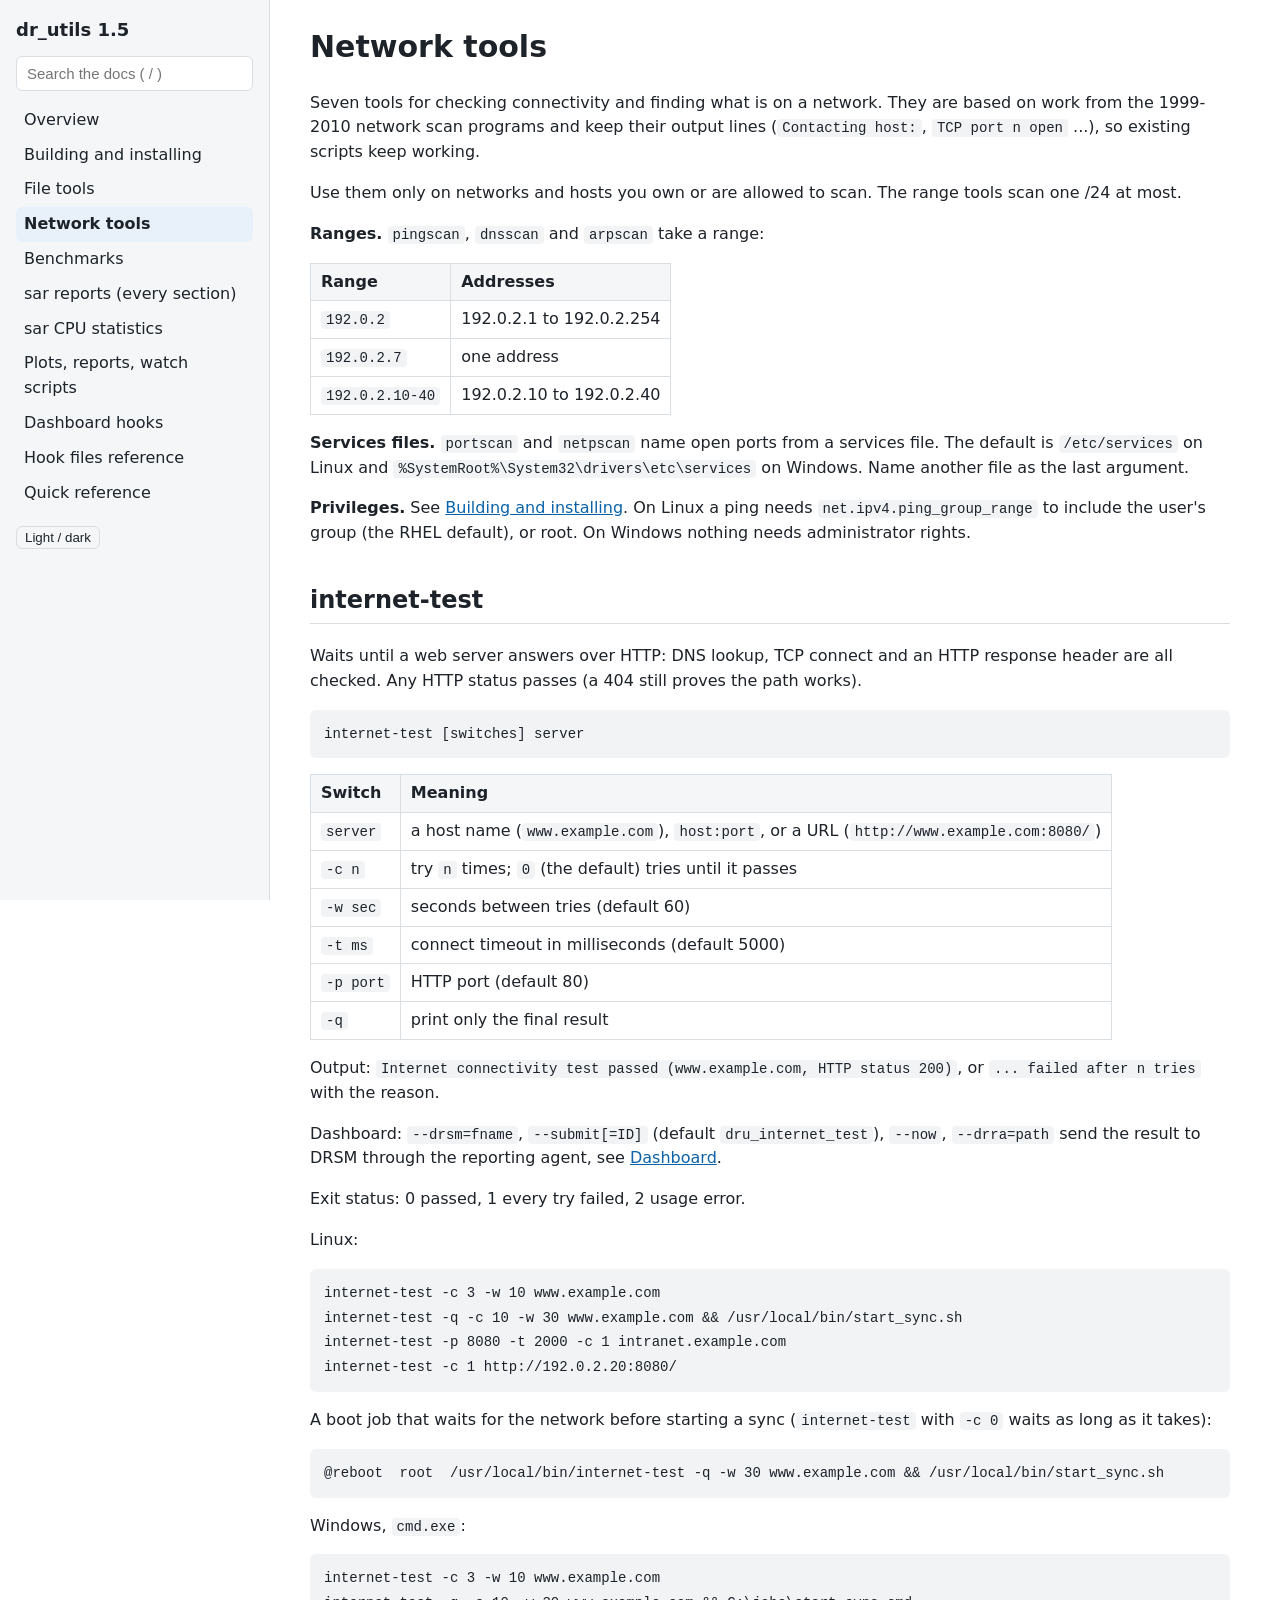
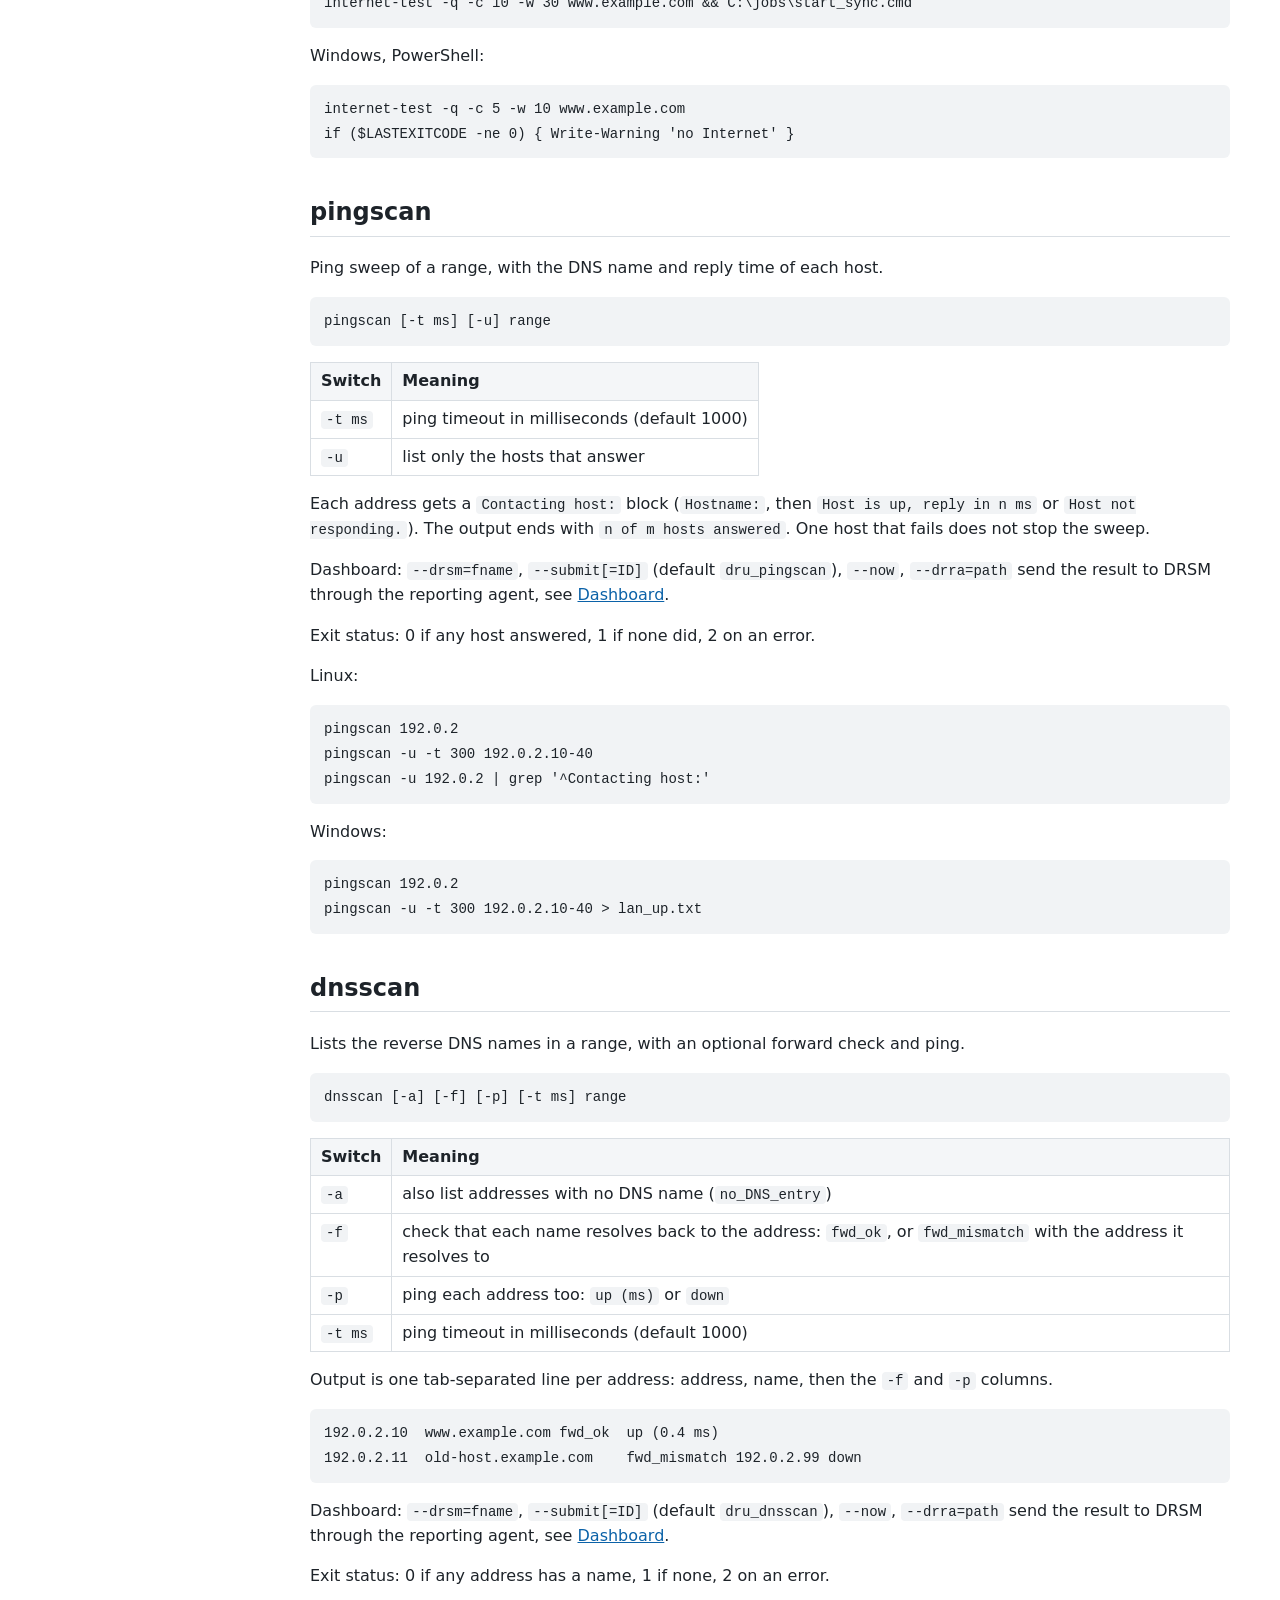
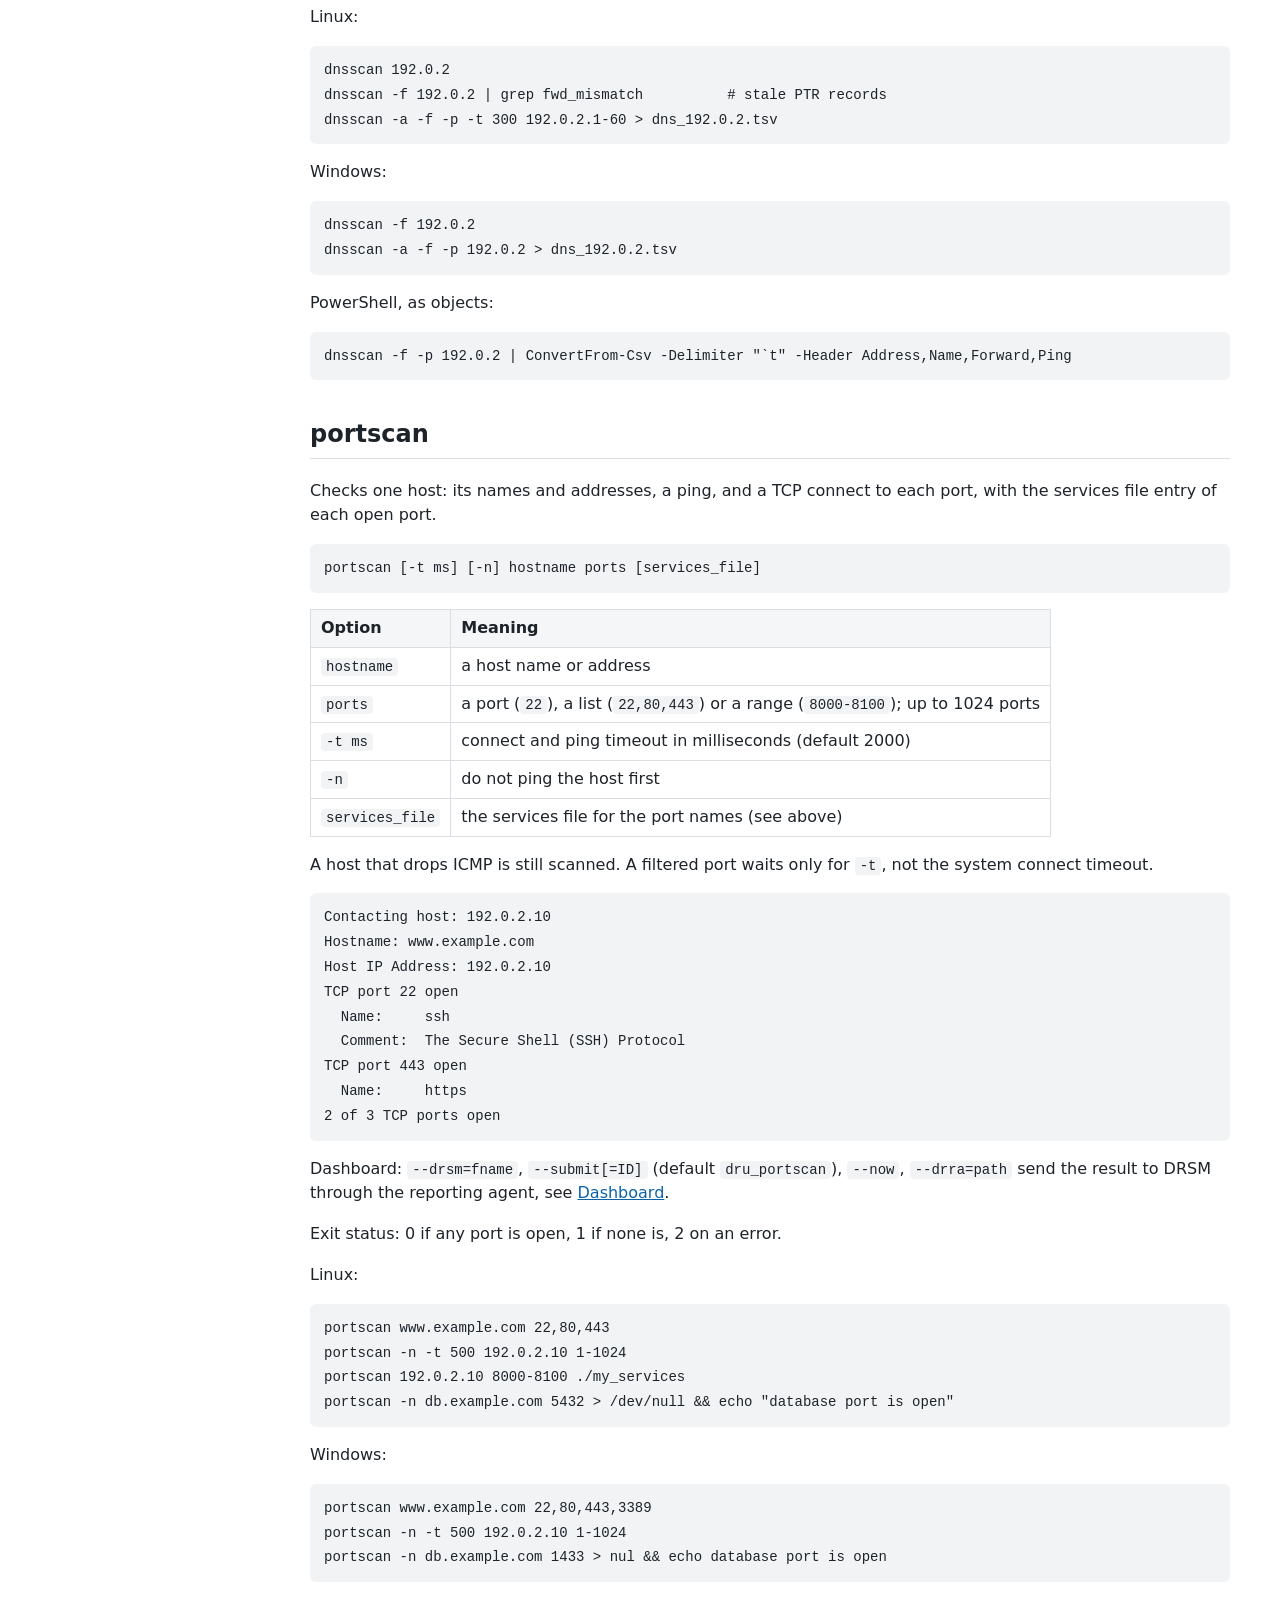
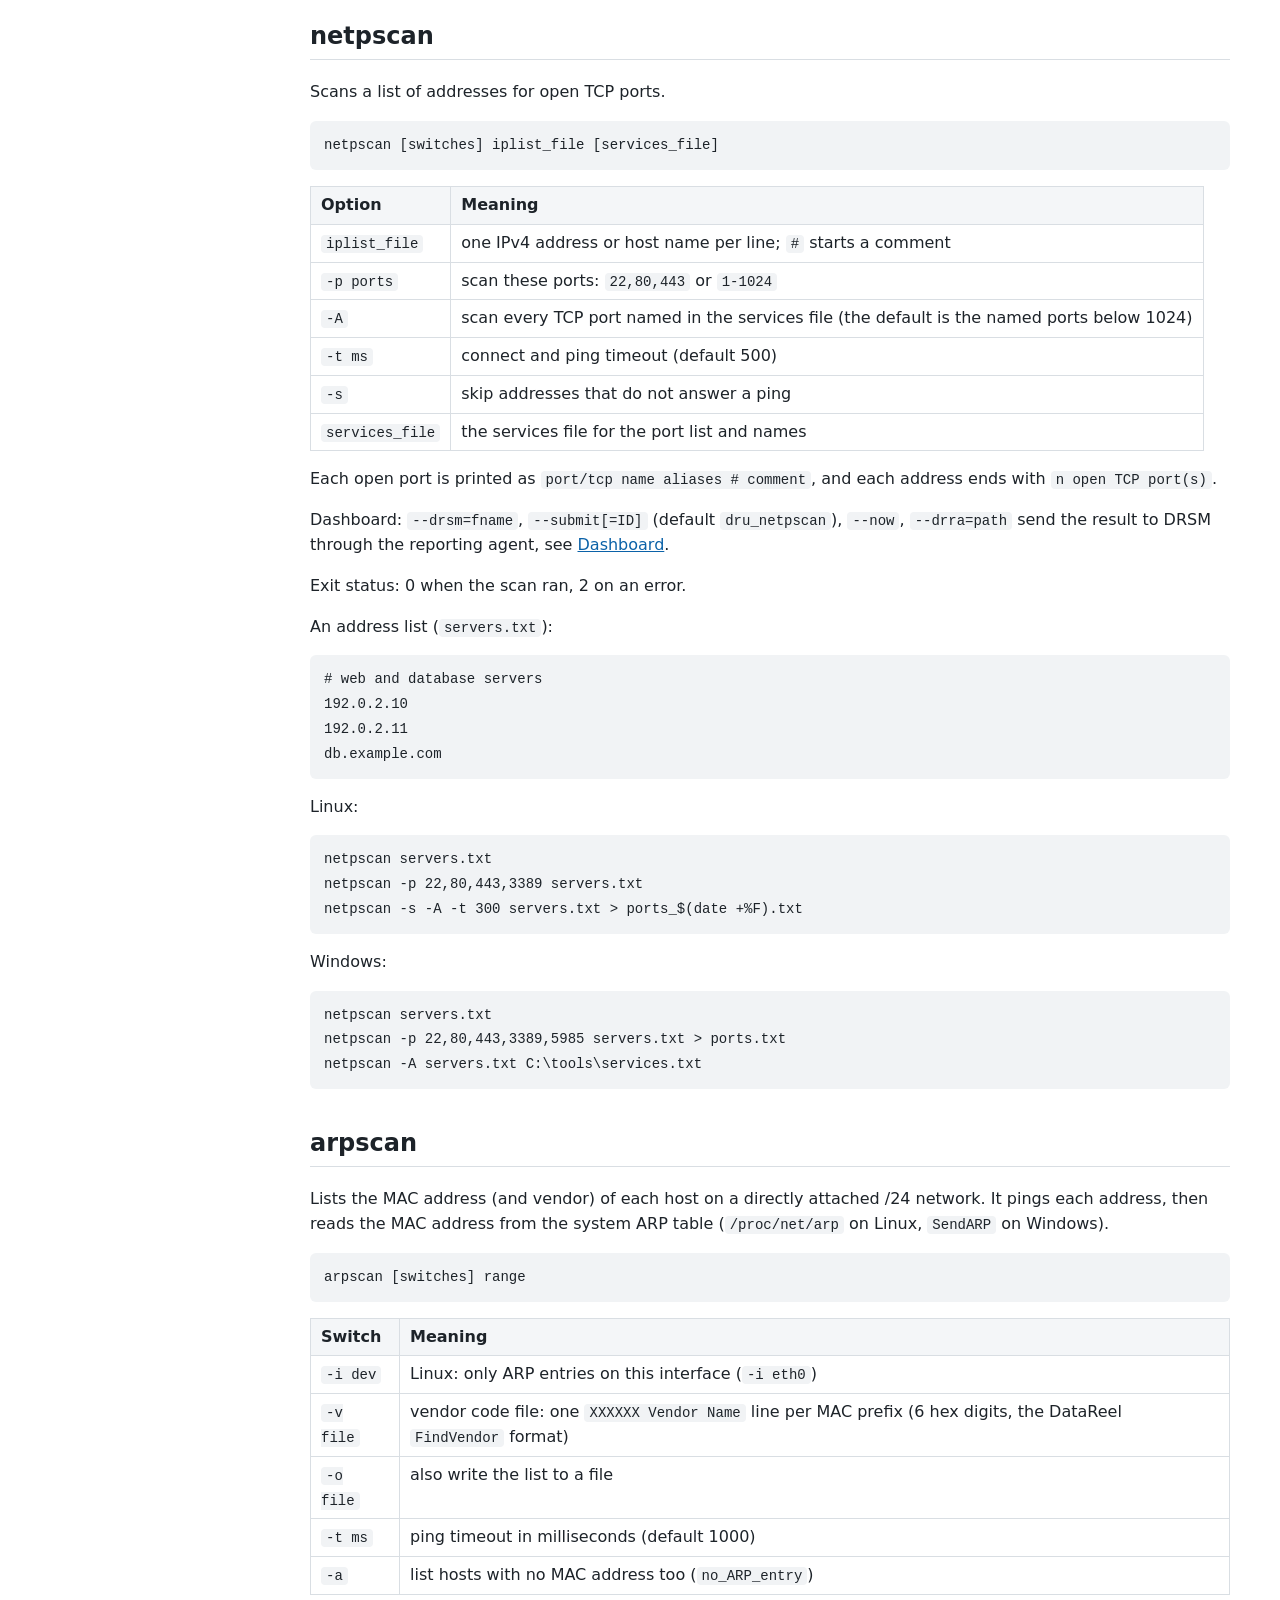
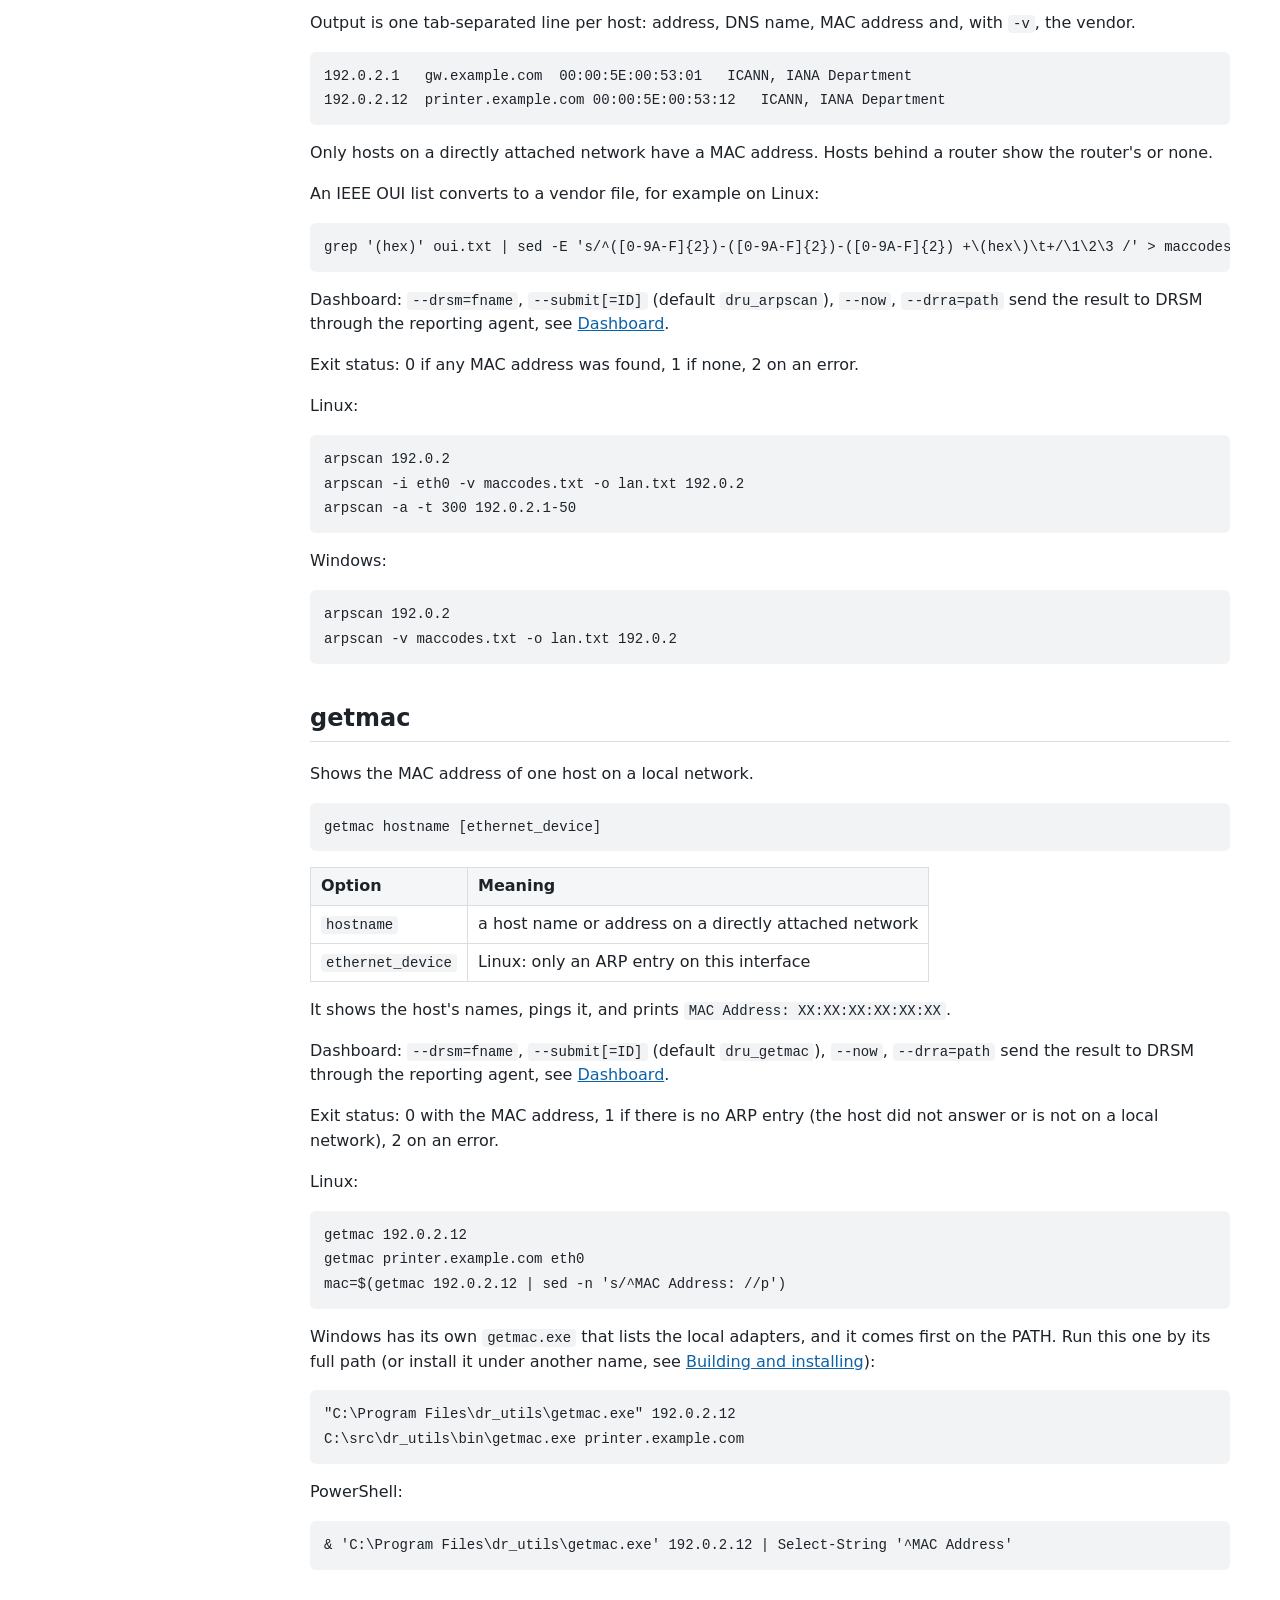
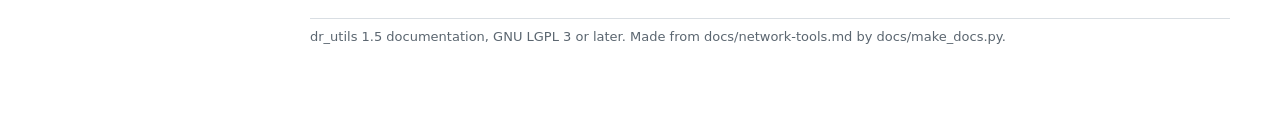
<file: docs/html/network-tools.html>
<!doctype html>
<html lang="en">
<head>
<meta charset="utf-8">
<meta name="viewport" content="width=device-width, initial-scale=1">
<title>Network tools - dr_utils 1.5</title>
<link rel="stylesheet" href="dr_utils.css">
</head>
<body>
<div class="wrap">
<nav>
<p class="title"><a href="index.html">dr_utils 1.5</a></p>
<input id="q" type="search" placeholder="Search the docs ( / )" aria-label="Search the docs">
<button id="menu-btn" type="button">Pages</button>
<ul>
<li><a href="index.html">Overview</a></li>
<li><a href="install.html">Building and installing</a></li>
<li><a href="file-tools.html">File tools</a></li>
<li><a href="network-tools.html" class="cur">Network tools</a></li>
<li><a href="benchmarks.html">Benchmarks</a></li>
<li><a href="sar-stats.html">sar reports (every section)</a></li>
<li><a href="sar-cpu-stats.html">sar CPU statistics</a></li>
<li><a href="plots-and-reports.html">Plots, reports, watch scripts</a></li>
<li><a href="dashboard-hooks.html">Dashboard hooks</a></li>
<li><a href="hooks.html">Hook files reference</a></li>
<li><a href="quick-reference.html">Quick reference</a></li>
</ul>
<div class="theme"><button id="theme-btn" type="button">Light / dark</button></div>
</nav>
<main>
<div id="results"></div>
<div id="content">
<h1 id="network-tools">Network tools</h1>
<p>Seven tools for checking connectivity and finding what is on a network. They are based on work from the 1999-2010 network scan programs and keep their output lines (<code>Contacting host:</code>, <code>TCP port n open</code> ...), so existing scripts keep working.</p>
<p>Use them only on networks and hosts you own or are allowed to scan. The range tools scan one /24 at most.</p>
<p><strong>Ranges.</strong> <code>pingscan</code>, <code>dnsscan</code> and <code>arpscan</code> take a range:</p>
<table>
<thead>
<tr>
<th>Range</th>
<th>Addresses</th>
</tr>
</thead>
<tbody>
<tr>
<td><code>192.0.2</code></td>
<td>192.0.2.1 to 192.0.2.254</td>
</tr>
<tr>
<td><code>192.0.2.7</code></td>
<td>one address</td>
</tr>
<tr>
<td><code>192.0.2.10-40</code></td>
<td>192.0.2.10 to 192.0.2.40</td>
</tr>
</tbody>
</table>
<p><strong>Services files.</strong> <code>portscan</code> and <code>netpscan</code> name open ports from a services file. The default is <code>/etc/services</code> on Linux and <code>%SystemRoot%\System32\drivers\etc\services</code> on Windows. Name another file as the last argument.</p>
<p><strong>Privileges.</strong> See <a href="install.html#privileges">Building and installing</a>. On Linux a ping needs <code>net.ipv4.ping_group_range</code> to include the user's group (the RHEL default), or root. On Windows nothing needs administrator rights.</p>
<h2 id="internet-test">internet-test</h2>
<p>Waits until a web server answers over HTTP: DNS lookup, TCP connect and an HTTP response header are all checked. Any HTTP status passes (a 404 still proves the path works).</p>
<pre><code>internet-test [switches] server
</code></pre>
<table>
<thead>
<tr>
<th>Switch</th>
<th>Meaning</th>
</tr>
</thead>
<tbody>
<tr>
<td><code>server</code></td>
<td>a host name (<code>www.example.com</code>), <code>host:port</code>, or a URL (<code>http://www.example.com:8080/</code>)</td>
</tr>
<tr>
<td><code>-c n</code></td>
<td>try <code>n</code> times; <code>0</code> (the default) tries until it passes</td>
</tr>
<tr>
<td><code>-w sec</code></td>
<td>seconds between tries (default 60)</td>
</tr>
<tr>
<td><code>-t ms</code></td>
<td>connect timeout in milliseconds (default 5000)</td>
</tr>
<tr>
<td><code>-p port</code></td>
<td>HTTP port (default 80)</td>
</tr>
<tr>
<td><code>-q</code></td>
<td>print only the final result</td>
</tr>
</tbody>
</table>
<p>Output: <code>Internet connectivity test passed (www.example.com, HTTP status 200)</code>, or <code>... failed after n tries</code> with the reason.</p>
<p>Dashboard: <code>--drsm=fname</code>, <code>--submit[=ID]</code> (default <code>dru_internet_test</code>), <code>--now</code>, <code>--drra=path</code> send the result to DRSM through the reporting agent, see <a href="dashboard-hooks.html">Dashboard</a>.</p>
<p>Exit status: 0 passed, 1 every try failed, 2 usage error.</p>
<p>Linux:</p>
<pre><code>internet-test -c 3 -w 10 www.example.com
internet-test -q -c 10 -w 30 www.example.com &amp;&amp; /usr/local/bin/start_sync.sh
internet-test -p 8080 -t 2000 -c 1 intranet.example.com
internet-test -c 1 http://192.0.2.20:8080/
</code></pre>
<p>A boot job that waits for the network before starting a sync (<code>internet-test</code> with <code>-c 0</code> waits as long as it takes):</p>
<pre><code>@reboot  root  /usr/local/bin/internet-test -q -w 30 www.example.com &amp;&amp; /usr/local/bin/start_sync.sh
</code></pre>
<p>Windows, <code>cmd.exe</code>:</p>
<pre><code>internet-test -c 3 -w 10 www.example.com
internet-test -q -c 10 -w 30 www.example.com &amp;&amp; C:\jobs\start_sync.cmd
</code></pre>
<p>Windows, PowerShell:</p>
<pre><code>internet-test -q -c 5 -w 10 www.example.com
if ($LASTEXITCODE -ne 0) { Write-Warning 'no Internet' }
</code></pre>
<h2 id="pingscan">pingscan</h2>
<p>Ping sweep of a range, with the DNS name and reply time of each host.</p>
<pre><code>pingscan [-t ms] [-u] range
</code></pre>
<table>
<thead>
<tr>
<th>Switch</th>
<th>Meaning</th>
</tr>
</thead>
<tbody>
<tr>
<td><code>-t ms</code></td>
<td>ping timeout in milliseconds (default 1000)</td>
</tr>
<tr>
<td><code>-u</code></td>
<td>list only the hosts that answer</td>
</tr>
</tbody>
</table>
<p>Each address gets a <code>Contacting host:</code> block (<code>Hostname:</code>, then <code>Host is up, reply in n ms</code> or <code>Host not responding.</code>). The output ends with <code>n of m hosts answered</code>. One host that fails does not stop the sweep.</p>
<p>Dashboard: <code>--drsm=fname</code>, <code>--submit[=ID]</code> (default <code>dru_pingscan</code>), <code>--now</code>, <code>--drra=path</code> send the result to DRSM through the reporting agent, see <a href="dashboard-hooks.html">Dashboard</a>.</p>
<p>Exit status: 0 if any host answered, 1 if none did, 2 on an error.</p>
<p>Linux:</p>
<pre><code>pingscan 192.0.2
pingscan -u -t 300 192.0.2.10-40
pingscan -u 192.0.2 | grep '^Contacting host:'
</code></pre>
<p>Windows:</p>
<pre><code>pingscan 192.0.2
pingscan -u -t 300 192.0.2.10-40 &gt; lan_up.txt
</code></pre>
<h2 id="dnsscan">dnsscan</h2>
<p>Lists the reverse DNS names in a range, with an optional forward check and ping.</p>
<pre><code>dnsscan [-a] [-f] [-p] [-t ms] range
</code></pre>
<table>
<thead>
<tr>
<th>Switch</th>
<th>Meaning</th>
</tr>
</thead>
<tbody>
<tr>
<td><code>-a</code></td>
<td>also list addresses with no DNS name (<code>no_DNS_entry</code>)</td>
</tr>
<tr>
<td><code>-f</code></td>
<td>check that each name resolves back to the address: <code>fwd_ok</code>, or <code>fwd_mismatch</code> with the address it resolves to</td>
</tr>
<tr>
<td><code>-p</code></td>
<td>ping each address too: <code>up (ms)</code> or <code>down</code></td>
</tr>
<tr>
<td><code>-t ms</code></td>
<td>ping timeout in milliseconds (default 1000)</td>
</tr>
</tbody>
</table>
<p>Output is one tab-separated line per address: address, name, then the <code>-f</code> and <code>-p</code> columns.</p>
<pre><code>192.0.2.10  www.example.com fwd_ok  up (0.4 ms)
192.0.2.11  old-host.example.com    fwd_mismatch 192.0.2.99 down
</code></pre>
<p>Dashboard: <code>--drsm=fname</code>, <code>--submit[=ID]</code> (default <code>dru_dnsscan</code>), <code>--now</code>, <code>--drra=path</code> send the result to DRSM through the reporting agent, see <a href="dashboard-hooks.html">Dashboard</a>.</p>
<p>Exit status: 0 if any address has a name, 1 if none, 2 on an error.</p>
<p>Linux:</p>
<pre><code>dnsscan 192.0.2
dnsscan -f 192.0.2 | grep fwd_mismatch          # stale PTR records
dnsscan -a -f -p -t 300 192.0.2.1-60 &gt; dns_192.0.2.tsv
</code></pre>
<p>Windows:</p>
<pre><code>dnsscan -f 192.0.2
dnsscan -a -f -p 192.0.2 &gt; dns_192.0.2.tsv
</code></pre>
<p>PowerShell, as objects:</p>
<pre><code>dnsscan -f -p 192.0.2 | ConvertFrom-Csv -Delimiter &quot;`t&quot; -Header Address,Name,Forward,Ping
</code></pre>
<h2 id="portscan">portscan</h2>
<p>Checks one host: its names and addresses, a ping, and a TCP connect to each port, with the services file entry of each open port.</p>
<pre><code>portscan [-t ms] [-n] hostname ports [services_file]
</code></pre>
<table>
<thead>
<tr>
<th>Option</th>
<th>Meaning</th>
</tr>
</thead>
<tbody>
<tr>
<td><code>hostname</code></td>
<td>a host name or address</td>
</tr>
<tr>
<td><code>ports</code></td>
<td>a port (<code>22</code>), a list (<code>22,80,443</code>) or a range (<code>8000-8100</code>); up to 1024 ports</td>
</tr>
<tr>
<td><code>-t ms</code></td>
<td>connect and ping timeout in milliseconds (default 2000)</td>
</tr>
<tr>
<td><code>-n</code></td>
<td>do not ping the host first</td>
</tr>
<tr>
<td><code>services_file</code></td>
<td>the services file for the port names (see above)</td>
</tr>
</tbody>
</table>
<p>A host that drops ICMP is still scanned. A filtered port waits only for <code>-t</code>, not the system connect timeout.</p>
<pre><code>Contacting host: 192.0.2.10
Hostname: www.example.com
Host IP Address: 192.0.2.10
TCP port 22 open
  Name:     ssh
  Comment:  The Secure Shell (SSH) Protocol
TCP port 443 open
  Name:     https
2 of 3 TCP ports open
</code></pre>
<p>Dashboard: <code>--drsm=fname</code>, <code>--submit[=ID]</code> (default <code>dru_portscan</code>), <code>--now</code>, <code>--drra=path</code> send the result to DRSM through the reporting agent, see <a href="dashboard-hooks.html">Dashboard</a>.</p>
<p>Exit status: 0 if any port is open, 1 if none is, 2 on an error.</p>
<p>Linux:</p>
<pre><code>portscan www.example.com 22,80,443
portscan -n -t 500 192.0.2.10 1-1024
portscan 192.0.2.10 8000-8100 ./my_services
portscan -n db.example.com 5432 &gt; /dev/null &amp;&amp; echo &quot;database port is open&quot;
</code></pre>
<p>Windows:</p>
<pre><code>portscan www.example.com 22,80,443,3389
portscan -n -t 500 192.0.2.10 1-1024
portscan -n db.example.com 1433 &gt; nul &amp;&amp; echo database port is open
</code></pre>
<h2 id="netpscan">netpscan</h2>
<p>Scans a list of addresses for open TCP ports.</p>
<pre><code>netpscan [switches] iplist_file [services_file]
</code></pre>
<table>
<thead>
<tr>
<th>Option</th>
<th>Meaning</th>
</tr>
</thead>
<tbody>
<tr>
<td><code>iplist_file</code></td>
<td>one IPv4 address or host name per line; <code>#</code> starts a comment</td>
</tr>
<tr>
<td><code>-p ports</code></td>
<td>scan these ports: <code>22,80,443</code> or <code>1-1024</code></td>
</tr>
<tr>
<td><code>-A</code></td>
<td>scan every TCP port named in the services file (the default is the named ports below 1024)</td>
</tr>
<tr>
<td><code>-t ms</code></td>
<td>connect and ping timeout (default 500)</td>
</tr>
<tr>
<td><code>-s</code></td>
<td>skip addresses that do not answer a ping</td>
</tr>
<tr>
<td><code>services_file</code></td>
<td>the services file for the port list and names</td>
</tr>
</tbody>
</table>
<p>Each open port is printed as <code>port/tcp name aliases # comment</code>, and each address ends with <code>n open TCP port(s)</code>.</p>
<p>Dashboard: <code>--drsm=fname</code>, <code>--submit[=ID]</code> (default <code>dru_netpscan</code>), <code>--now</code>, <code>--drra=path</code> send the result to DRSM through the reporting agent, see <a href="dashboard-hooks.html">Dashboard</a>.</p>
<p>Exit status: 0 when the scan ran, 2 on an error.</p>
<p>An address list (<code>servers.txt</code>):</p>
<pre><code># web and database servers
192.0.2.10
192.0.2.11
db.example.com
</code></pre>
<p>Linux:</p>
<pre><code>netpscan servers.txt
netpscan -p 22,80,443,3389 servers.txt
netpscan -s -A -t 300 servers.txt &gt; ports_$(date +%F).txt
</code></pre>
<p>Windows:</p>
<pre><code>netpscan servers.txt
netpscan -p 22,80,443,3389,5985 servers.txt &gt; ports.txt
netpscan -A servers.txt C:\tools\services.txt
</code></pre>
<h2 id="arpscan">arpscan</h2>
<p>Lists the MAC address (and vendor) of each host on a directly attached /24 network. It pings each address, then reads the MAC address from the system ARP table (<code>/proc/net/arp</code> on Linux, <code>SendARP</code> on Windows).</p>
<pre><code>arpscan [switches] range
</code></pre>
<table>
<thead>
<tr>
<th>Switch</th>
<th>Meaning</th>
</tr>
</thead>
<tbody>
<tr>
<td><code>-i dev</code></td>
<td>Linux: only ARP entries on this interface (<code>-i eth0</code>)</td>
</tr>
<tr>
<td><code>-v file</code></td>
<td>vendor code file: one <code>XXXXXX Vendor Name</code> line per MAC prefix (6 hex digits, the DataReel <code>FindVendor</code> format)</td>
</tr>
<tr>
<td><code>-o file</code></td>
<td>also write the list to a file</td>
</tr>
<tr>
<td><code>-t ms</code></td>
<td>ping timeout in milliseconds (default 1000)</td>
</tr>
<tr>
<td><code>-a</code></td>
<td>list hosts with no MAC address too (<code>no_ARP_entry</code>)</td>
</tr>
</tbody>
</table>
<p>Output is one tab-separated line per host: address, DNS name, MAC address and, with <code>-v</code>, the vendor.</p>
<pre><code>192.0.2.1   gw.example.com  00:00:5E:00:53:01   ICANN, IANA Department
192.0.2.12  printer.example.com 00:00:5E:00:53:12   ICANN, IANA Department
</code></pre>
<p>Only hosts on a directly attached network have a MAC address. Hosts behind a router show the router's or none.</p>
<p>An IEEE OUI list converts to a vendor file, for example on Linux:</p>
<pre><code>grep '(hex)' oui.txt | sed -E 's/^([0-9A-F]{2})-([0-9A-F]{2})-([0-9A-F]{2}) +\(hex\)\t+/\1\2\3 /' &gt; maccodes.txt
</code></pre>
<p>Dashboard: <code>--drsm=fname</code>, <code>--submit[=ID]</code> (default <code>dru_arpscan</code>), <code>--now</code>, <code>--drra=path</code> send the result to DRSM through the reporting agent, see <a href="dashboard-hooks.html">Dashboard</a>.</p>
<p>Exit status: 0 if any MAC address was found, 1 if none, 2 on an error.</p>
<p>Linux:</p>
<pre><code>arpscan 192.0.2
arpscan -i eth0 -v maccodes.txt -o lan.txt 192.0.2
arpscan -a -t 300 192.0.2.1-50
</code></pre>
<p>Windows:</p>
<pre><code>arpscan 192.0.2
arpscan -v maccodes.txt -o lan.txt 192.0.2
</code></pre>
<h2 id="getmac">getmac</h2>
<p>Shows the MAC address of one host on a local network.</p>
<pre><code>getmac hostname [ethernet_device]
</code></pre>
<table>
<thead>
<tr>
<th>Option</th>
<th>Meaning</th>
</tr>
</thead>
<tbody>
<tr>
<td><code>hostname</code></td>
<td>a host name or address on a directly attached network</td>
</tr>
<tr>
<td><code>ethernet_device</code></td>
<td>Linux: only an ARP entry on this interface</td>
</tr>
</tbody>
</table>
<p>It shows the host's names, pings it, and prints <code>MAC Address: XX:XX:XX:XX:XX:XX</code>.</p>
<p>Dashboard: <code>--drsm=fname</code>, <code>--submit[=ID]</code> (default <code>dru_getmac</code>), <code>--now</code>, <code>--drra=path</code> send the result to DRSM through the reporting agent, see <a href="dashboard-hooks.html">Dashboard</a>.</p>
<p>Exit status: 0 with the MAC address, 1 if there is no ARP entry (the host did not answer or is not on a local network), 2 on an error.</p>
<p>Linux:</p>
<pre><code>getmac 192.0.2.12
getmac printer.example.com eth0
mac=$(getmac 192.0.2.12 | sed -n 's/^MAC Address: //p')
</code></pre>
<p>Windows has its own <code>getmac.exe</code> that lists the local adapters, and it comes first on the PATH. Run this one by its full path (or install it under another name, see <a href="install.html#binary-packages">Building and installing</a>):</p>
<pre><code>&quot;C:\Program Files\dr_utils\getmac.exe&quot; 192.0.2.12
C:\src\dr_utils\bin\getmac.exe printer.example.com
</code></pre>
<p>PowerShell:</p>
<pre><code>&amp; 'C:\Program Files\dr_utils\getmac.exe' 192.0.2.12 | Select-String '^MAC Address'
</code></pre>
<p class="foot">dr_utils 1.5 documentation, GNU LGPL 3 or later. Made from docs/network-tools.md by docs/make_docs.py.</p>
</div>
</main>
</div>
<script src="search_index.js"></script>
<script src="dr_utils.js"></script>
</body>
</html>
</file>
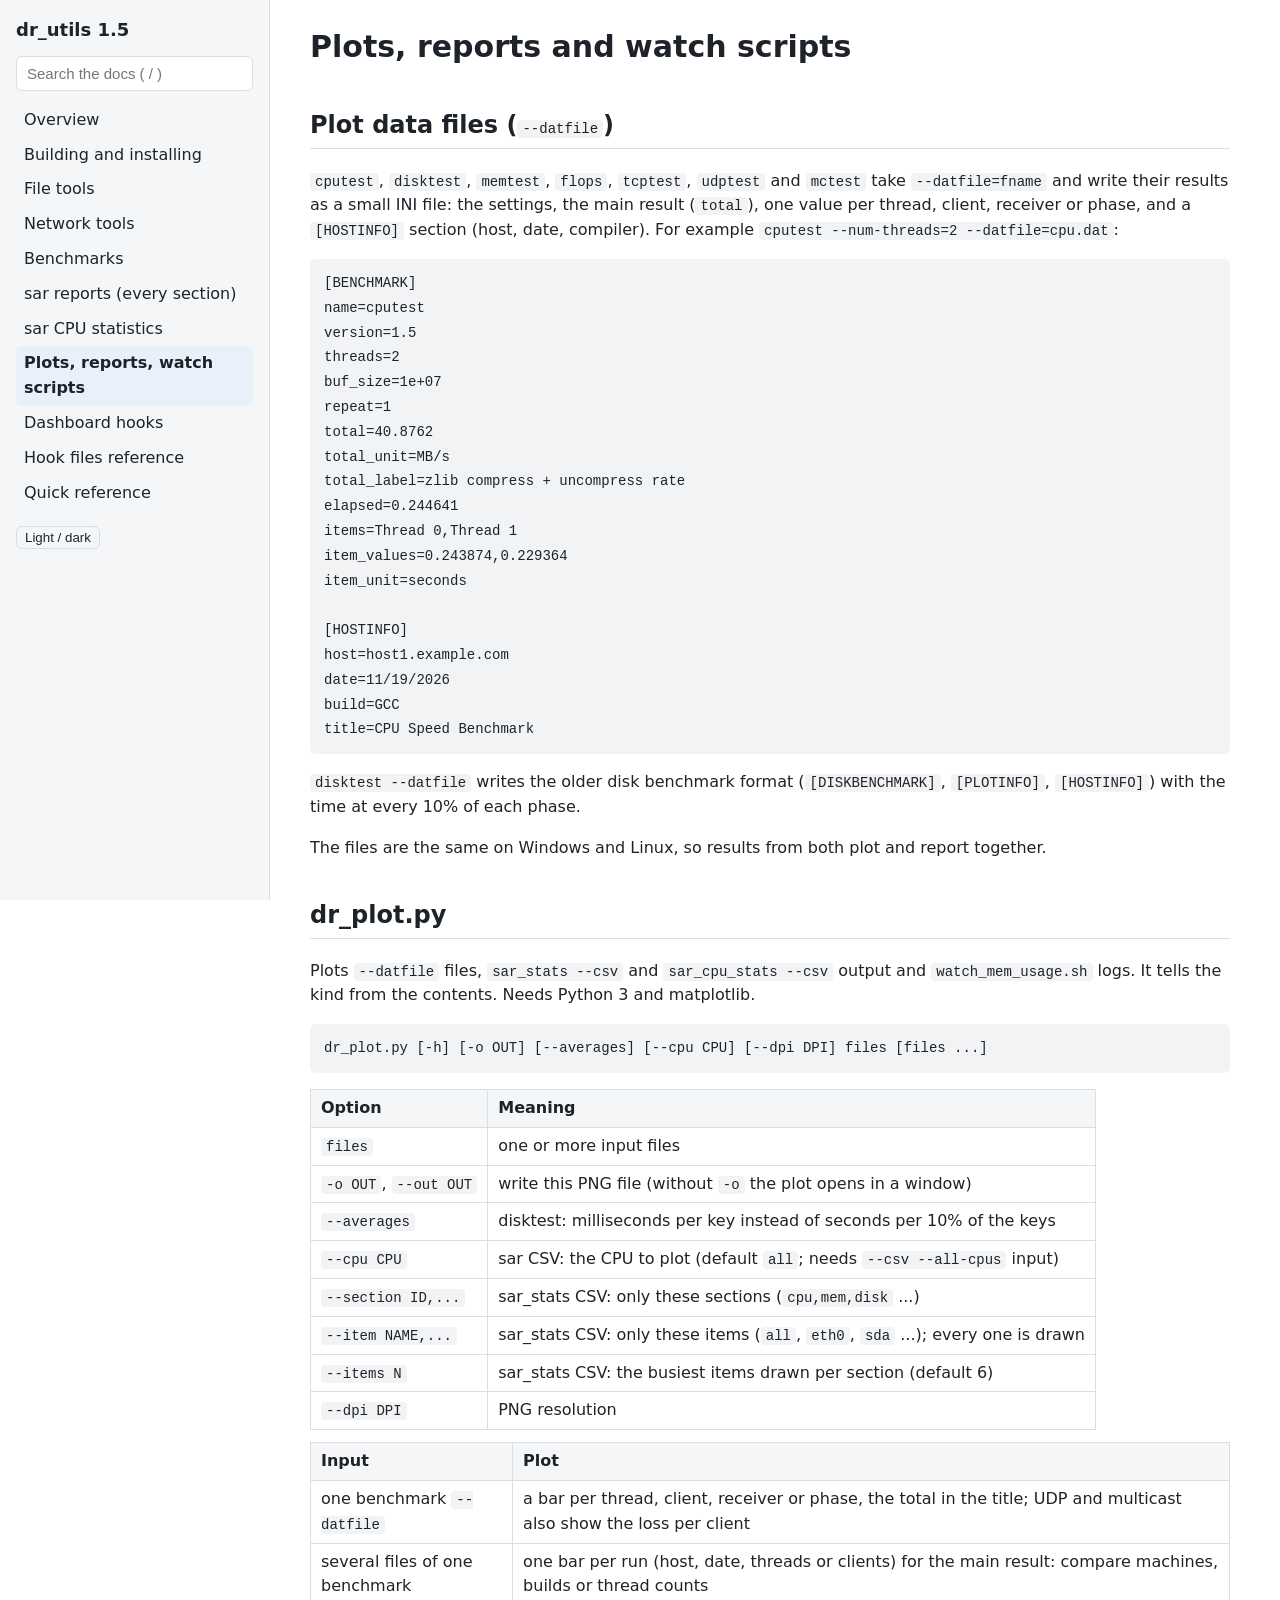
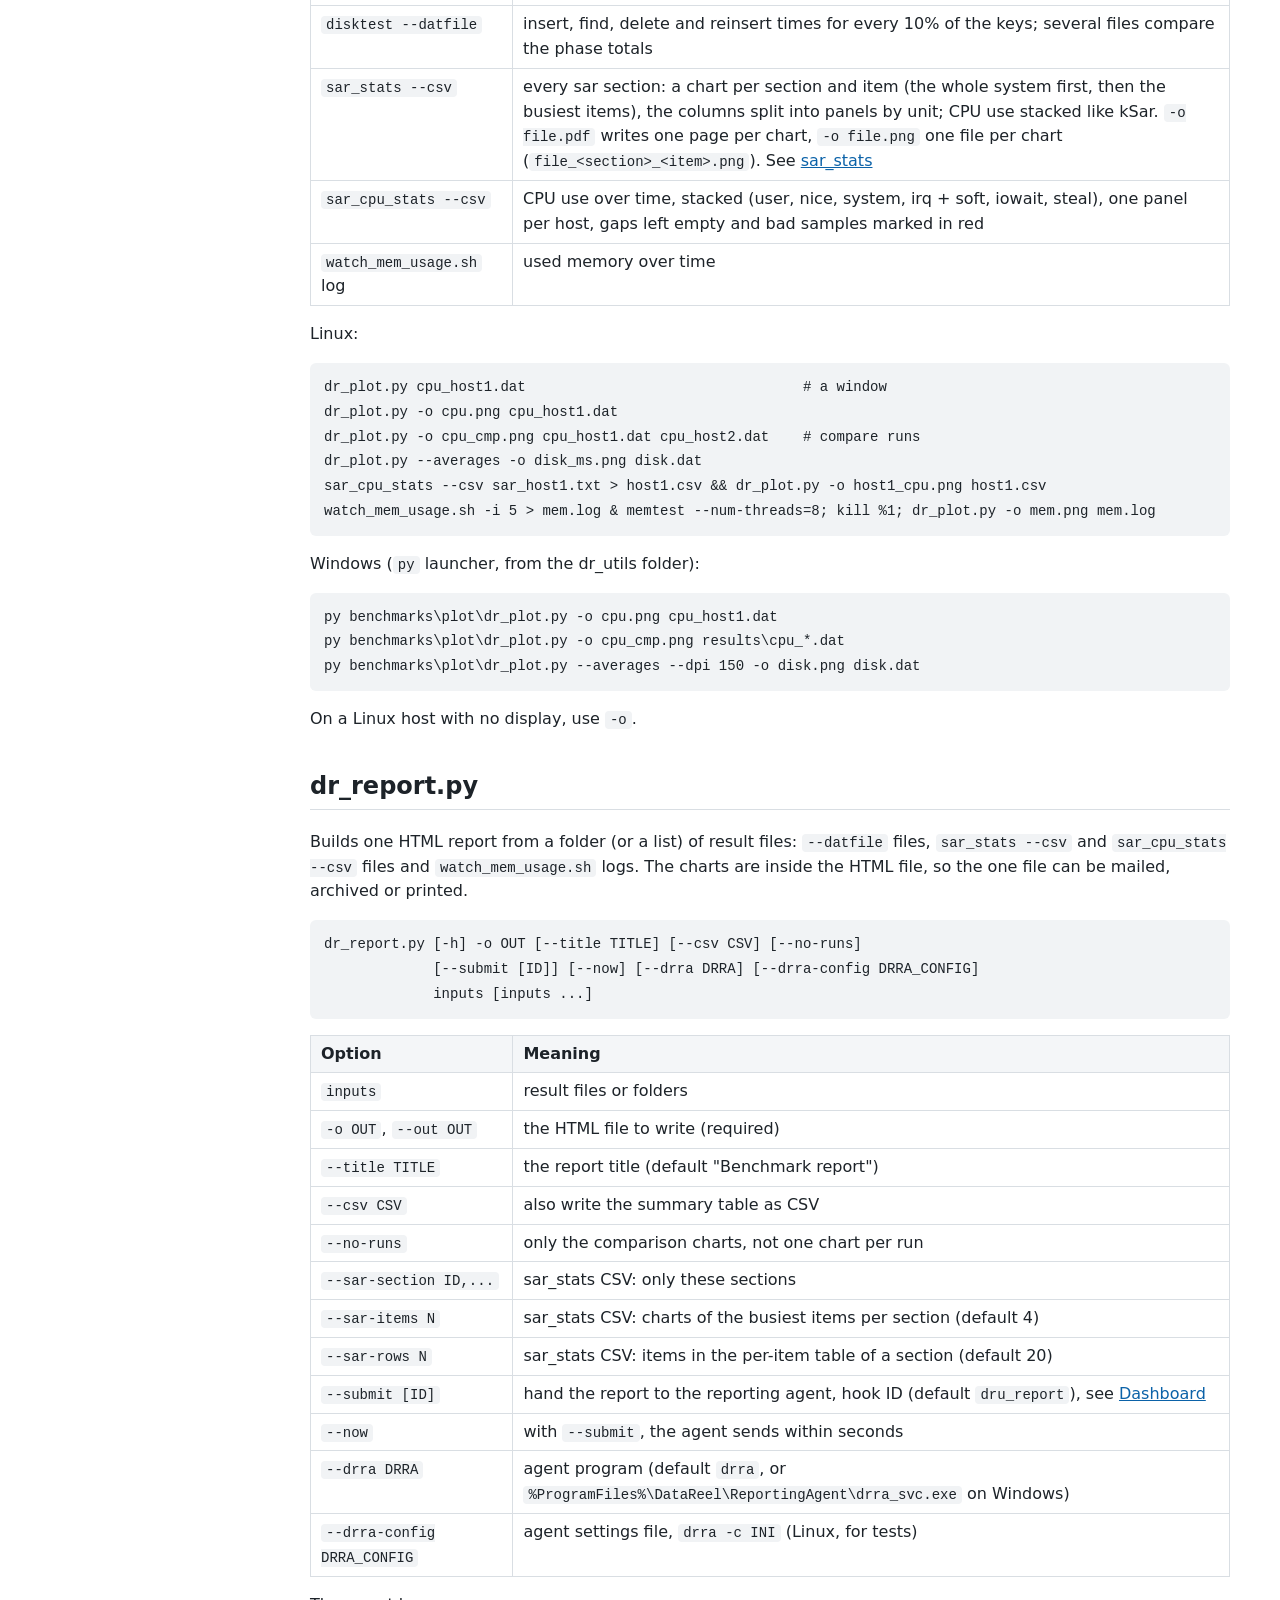
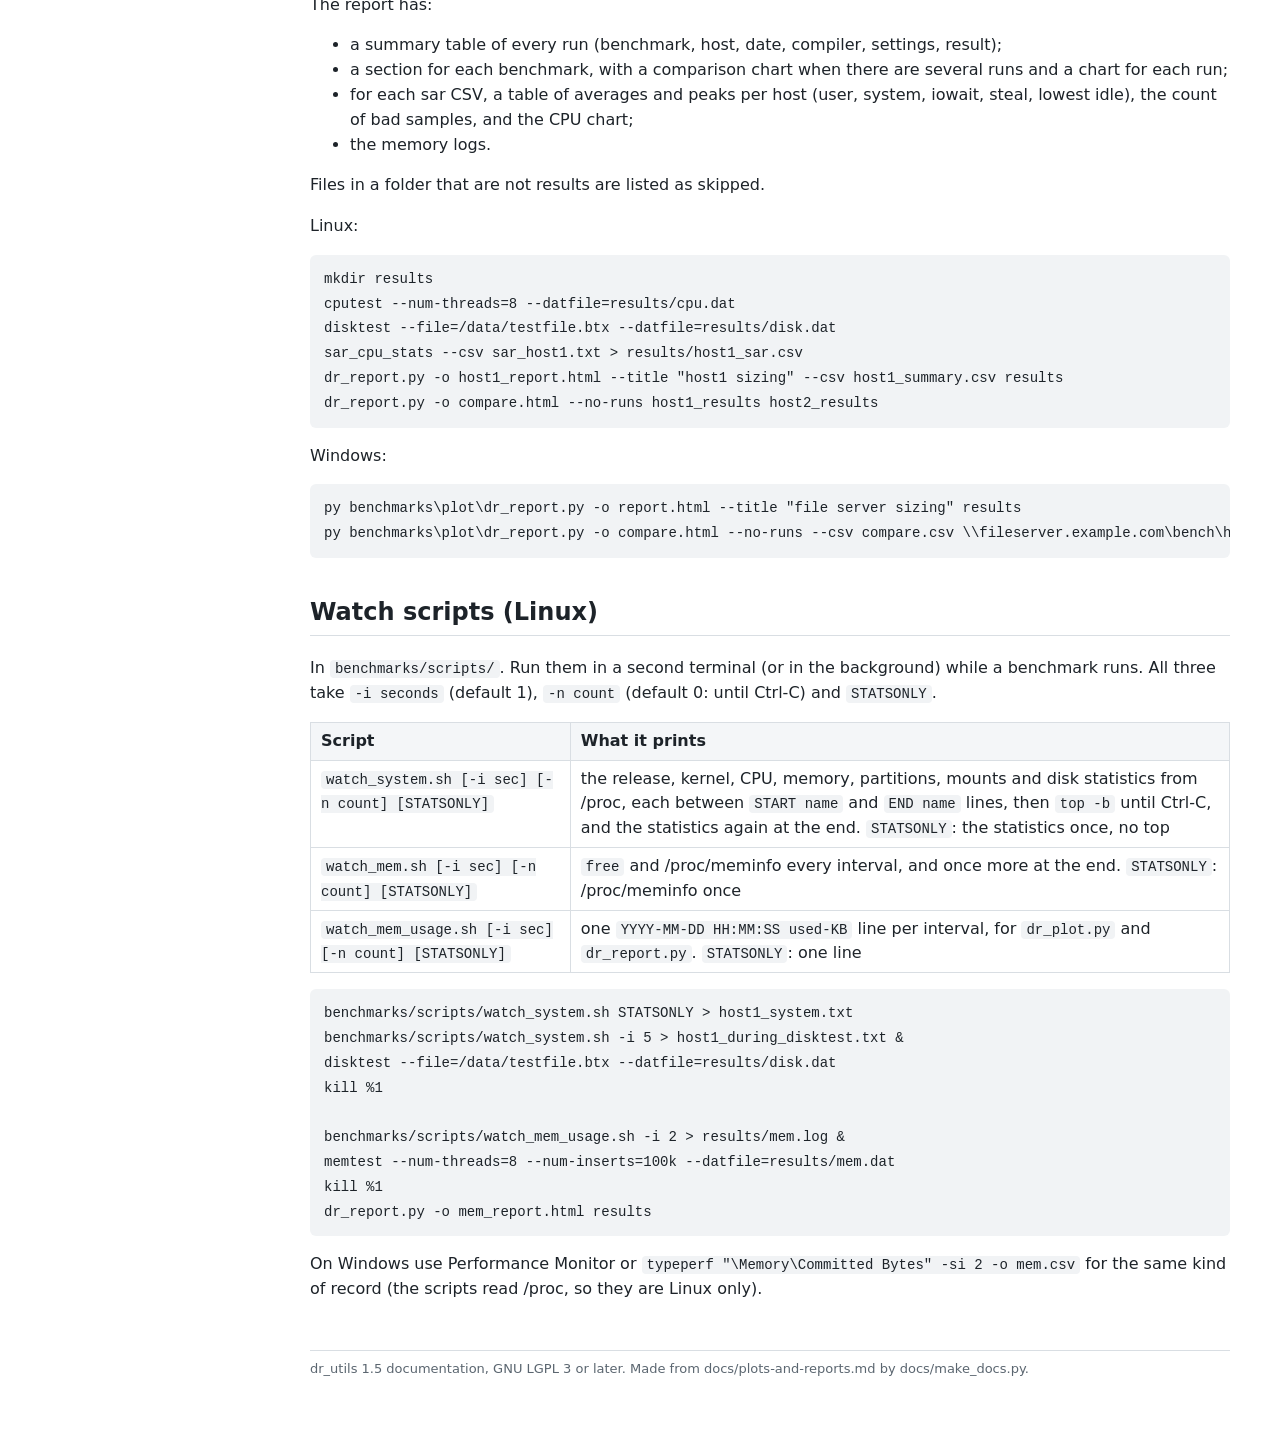
<file: docs/html/plots-and-reports.html>
<!doctype html>
<html lang="en">
<head>
<meta charset="utf-8">
<meta name="viewport" content="width=device-width, initial-scale=1">
<title>Plots, reports, watch scripts - dr_utils 1.5</title>
<link rel="stylesheet" href="dr_utils.css">
</head>
<body>
<div class="wrap">
<nav>
<p class="title"><a href="index.html">dr_utils 1.5</a></p>
<input id="q" type="search" placeholder="Search the docs ( / )" aria-label="Search the docs">
<button id="menu-btn" type="button">Pages</button>
<ul>
<li><a href="index.html">Overview</a></li>
<li><a href="install.html">Building and installing</a></li>
<li><a href="file-tools.html">File tools</a></li>
<li><a href="network-tools.html">Network tools</a></li>
<li><a href="benchmarks.html">Benchmarks</a></li>
<li><a href="sar-stats.html">sar reports (every section)</a></li>
<li><a href="sar-cpu-stats.html">sar CPU statistics</a></li>
<li><a href="plots-and-reports.html" class="cur">Plots, reports, watch scripts</a></li>
<li><a href="dashboard-hooks.html">Dashboard hooks</a></li>
<li><a href="hooks.html">Hook files reference</a></li>
<li><a href="quick-reference.html">Quick reference</a></li>
</ul>
<div class="theme"><button id="theme-btn" type="button">Light / dark</button></div>
</nav>
<main>
<div id="results"></div>
<div id="content">
<h1 id="plots-reports-and-watch-scripts">Plots, reports and watch scripts</h1>
<h2 id="plot-data-files---datfile">Plot data files (<code>--datfile</code>)</h2>
<p><code>cputest</code>, <code>disktest</code>, <code>memtest</code>, <code>flops</code>, <code>tcptest</code>, <code>udptest</code> and <code>mctest</code> take <code>--datfile=fname</code> and write their results as a small INI file: the settings, the main result (<code>total</code>), one value per thread, client, receiver or phase, and a <code>[HOSTINFO]</code> section (host, date, compiler). For example <code>cputest --num-threads=2 --datfile=cpu.dat</code>:</p>
<pre><code>[BENCHMARK]
name=cputest
version=1.5
threads=2
buf_size=1e+07
repeat=1
total=40.8762
total_unit=MB/s
total_label=zlib compress + uncompress rate
elapsed=0.244641
items=Thread 0,Thread 1
item_values=0.243874,0.229364
item_unit=seconds

[HOSTINFO]
host=host1.example.com
date=11/19/2026
build=GCC
title=CPU Speed Benchmark
</code></pre>
<p><code>disktest --datfile</code> writes the older disk benchmark format (<code>[DISKBENCHMARK]</code>, <code>[PLOTINFO]</code>, <code>[HOSTINFO]</code>) with the time at every 10% of each phase.</p>
<p>The files are the same on Windows and Linux, so results from both plot and report together.</p>
<h2 id="dr_plotpy">dr_plot.py</h2>
<p>Plots <code>--datfile</code> files, <code>sar_stats --csv</code> and <code>sar_cpu_stats --csv</code> output and <code>watch_mem_usage.sh</code> logs. It tells the kind from the contents. Needs Python 3 and matplotlib.</p>
<pre><code>dr_plot.py [-h] [-o OUT] [--averages] [--cpu CPU] [--dpi DPI] files [files ...]
</code></pre>
<table>
<thead>
<tr>
<th>Option</th>
<th>Meaning</th>
</tr>
</thead>
<tbody>
<tr>
<td><code>files</code></td>
<td>one or more input files</td>
</tr>
<tr>
<td><code>-o OUT</code>, <code>--out OUT</code></td>
<td>write this PNG file (without <code>-o</code> the plot opens in a window)</td>
</tr>
<tr>
<td><code>--averages</code></td>
<td>disktest: milliseconds per key instead of seconds per 10% of the keys</td>
</tr>
<tr>
<td><code>--cpu CPU</code></td>
<td>sar CSV: the CPU to plot (default <code>all</code>; needs <code>--csv --all-cpus</code> input)</td>
</tr>
<tr>
<td><code>--section ID,...</code></td>
<td>sar_stats CSV: only these sections (<code>cpu,mem,disk</code> ...)</td>
</tr>
<tr>
<td><code>--item NAME,...</code></td>
<td>sar_stats CSV: only these items (<code>all</code>, <code>eth0</code>, <code>sda</code> ...); every one is drawn</td>
</tr>
<tr>
<td><code>--items N</code></td>
<td>sar_stats CSV: the busiest items drawn per section (default 6)</td>
</tr>
<tr>
<td><code>--dpi DPI</code></td>
<td>PNG resolution</td>
</tr>
</tbody>
</table>
<table>
<thead>
<tr>
<th>Input</th>
<th>Plot</th>
</tr>
</thead>
<tbody>
<tr>
<td>one benchmark <code>--datfile</code></td>
<td>a bar per thread, client, receiver or phase, the total in the title; UDP and multicast also show the loss per client</td>
</tr>
<tr>
<td>several files of one benchmark</td>
<td>one bar per run (host, date, threads or clients) for the main result: compare machines, builds or thread counts</td>
</tr>
<tr>
<td><code>disktest --datfile</code></td>
<td>insert, find, delete and reinsert times for every 10% of the keys; several files compare the phase totals</td>
</tr>
<tr>
<td><code>sar_stats --csv</code></td>
<td>every sar section: a chart per section and item (the whole system first, then the busiest items), the columns split into panels by unit; CPU use stacked like kSar. <code>-o file.pdf</code> writes one page per chart, <code>-o file.png</code> one file per chart (<code>file_&lt;section&gt;_&lt;item&gt;.png</code>). See <a href="sar-stats.html">sar_stats</a></td>
</tr>
<tr>
<td><code>sar_cpu_stats --csv</code></td>
<td>CPU use over time, stacked (user, nice, system, irq + soft, iowait, steal), one panel per host, gaps left empty and bad samples marked in red</td>
</tr>
<tr>
<td><code>watch_mem_usage.sh</code> log</td>
<td>used memory over time</td>
</tr>
</tbody>
</table>
<p>Linux:</p>
<pre><code>dr_plot.py cpu_host1.dat                                 # a window
dr_plot.py -o cpu.png cpu_host1.dat
dr_plot.py -o cpu_cmp.png cpu_host1.dat cpu_host2.dat    # compare runs
dr_plot.py --averages -o disk_ms.png disk.dat
sar_cpu_stats --csv sar_host1.txt &gt; host1.csv &amp;&amp; dr_plot.py -o host1_cpu.png host1.csv
watch_mem_usage.sh -i 5 &gt; mem.log &amp; memtest --num-threads=8; kill %1; dr_plot.py -o mem.png mem.log
</code></pre>
<p>Windows (<code>py</code> launcher, from the dr_utils folder):</p>
<pre><code>py benchmarks\plot\dr_plot.py -o cpu.png cpu_host1.dat
py benchmarks\plot\dr_plot.py -o cpu_cmp.png results\cpu_*.dat
py benchmarks\plot\dr_plot.py --averages --dpi 150 -o disk.png disk.dat
</code></pre>
<p>On a Linux host with no display, use <code>-o</code>.</p>
<h2 id="dr_reportpy">dr_report.py</h2>
<p>Builds one HTML report from a folder (or a list) of result files: <code>--datfile</code> files, <code>sar_stats --csv</code> and <code>sar_cpu_stats --csv</code> files and <code>watch_mem_usage.sh</code> logs. The charts are inside the HTML file, so the one file can be mailed, archived or printed.</p>
<pre><code>dr_report.py [-h] -o OUT [--title TITLE] [--csv CSV] [--no-runs]
             [--submit [ID]] [--now] [--drra DRRA] [--drra-config DRRA_CONFIG]
             inputs [inputs ...]
</code></pre>
<table>
<thead>
<tr>
<th>Option</th>
<th>Meaning</th>
</tr>
</thead>
<tbody>
<tr>
<td><code>inputs</code></td>
<td>result files or folders</td>
</tr>
<tr>
<td><code>-o OUT</code>, <code>--out OUT</code></td>
<td>the HTML file to write (required)</td>
</tr>
<tr>
<td><code>--title TITLE</code></td>
<td>the report title (default "Benchmark report")</td>
</tr>
<tr>
<td><code>--csv CSV</code></td>
<td>also write the summary table as CSV</td>
</tr>
<tr>
<td><code>--no-runs</code></td>
<td>only the comparison charts, not one chart per run</td>
</tr>
<tr>
<td><code>--sar-section ID,...</code></td>
<td>sar_stats CSV: only these sections</td>
</tr>
<tr>
<td><code>--sar-items N</code></td>
<td>sar_stats CSV: charts of the busiest items per section (default 4)</td>
</tr>
<tr>
<td><code>--sar-rows N</code></td>
<td>sar_stats CSV: items in the per-item table of a section (default 20)</td>
</tr>
<tr>
<td><code>--submit [ID]</code></td>
<td>hand the report to the reporting agent, hook ID (default <code>dru_report</code>), see <a href="dashboard-hooks.html">Dashboard</a></td>
</tr>
<tr>
<td><code>--now</code></td>
<td>with <code>--submit</code>, the agent sends within seconds</td>
</tr>
<tr>
<td><code>--drra DRRA</code></td>
<td>agent program (default <code>drra</code>, or <code>%ProgramFiles%\DataReel\ReportingAgent\drra_svc.exe</code> on Windows)</td>
</tr>
<tr>
<td><code>--drra-config DRRA_CONFIG</code></td>
<td>agent settings file, <code>drra -c INI</code> (Linux, for tests)</td>
</tr>
</tbody>
</table>
<p>The report has:</p>
<ul>
<li>a summary table of every run (benchmark, host, date, compiler, settings, result);</li>
<li>a section for each benchmark, with a comparison chart when there are several runs and a chart for each run;</li>
<li>for each sar CSV, a table of averages and peaks per host (user, system, iowait, steal, lowest idle), the count of bad samples, and the CPU chart;</li>
<li>the memory logs.</li>
</ul>
<p>Files in a folder that are not results are listed as skipped.</p>
<p>Linux:</p>
<pre><code>mkdir results
cputest --num-threads=8 --datfile=results/cpu.dat
disktest --file=/data/testfile.btx --datfile=results/disk.dat
sar_cpu_stats --csv sar_host1.txt &gt; results/host1_sar.csv
dr_report.py -o host1_report.html --title &quot;host1 sizing&quot; --csv host1_summary.csv results
dr_report.py -o compare.html --no-runs host1_results host2_results
</code></pre>
<p>Windows:</p>
<pre><code>py benchmarks\plot\dr_report.py -o report.html --title &quot;file server sizing&quot; results
py benchmarks\plot\dr_report.py -o compare.html --no-runs --csv compare.csv \\fileserver.example.com\bench\host1 \\fileserver.example.com\bench\host2
</code></pre>
<h2 id="watch-scripts-linux">Watch scripts (Linux)</h2>
<p>In <code>benchmarks/scripts/</code>. Run them in a second terminal (or in the background) while a benchmark runs. All three take <code>-i seconds</code> (default 1), <code>-n count</code> (default 0: until Ctrl-C) and <code>STATSONLY</code>.</p>
<table>
<thead>
<tr>
<th>Script</th>
<th>What it prints</th>
</tr>
</thead>
<tbody>
<tr>
<td><code>watch_system.sh [-i sec] [-n count] [STATSONLY]</code></td>
<td>the release, kernel, CPU, memory, partitions, mounts and disk statistics from /proc, each between <code>START name</code> and <code>END name</code> lines, then <code>top -b</code> until Ctrl-C, and the statistics again at the end. <code>STATSONLY</code>: the statistics once, no top</td>
</tr>
<tr>
<td><code>watch_mem.sh [-i sec] [-n count] [STATSONLY]</code></td>
<td><code>free</code> and /proc/meminfo every interval, and once more at the end. <code>STATSONLY</code>: /proc/meminfo once</td>
</tr>
<tr>
<td><code>watch_mem_usage.sh [-i sec] [-n count] [STATSONLY]</code></td>
<td>one <code>YYYY-MM-DD HH:MM:SS used-KB</code> line per interval, for <code>dr_plot.py</code> and <code>dr_report.py</code>. <code>STATSONLY</code>: one line</td>
</tr>
</tbody>
</table>
<pre><code>benchmarks/scripts/watch_system.sh STATSONLY &gt; host1_system.txt
benchmarks/scripts/watch_system.sh -i 5 &gt; host1_during_disktest.txt &amp;
disktest --file=/data/testfile.btx --datfile=results/disk.dat
kill %1

benchmarks/scripts/watch_mem_usage.sh -i 2 &gt; results/mem.log &amp;
memtest --num-threads=8 --num-inserts=100k --datfile=results/mem.dat
kill %1
dr_report.py -o mem_report.html results
</code></pre>
<p>On Windows use Performance Monitor or <code>typeperf "\Memory\Committed Bytes" -si 2 -o mem.csv</code> for the same kind of record (the scripts read /proc, so they are Linux only).</p>
<p class="foot">dr_utils 1.5 documentation, GNU LGPL 3 or later. Made from docs/plots-and-reports.md by docs/make_docs.py.</p>
</div>
</main>
</div>
<script src="search_index.js"></script>
<script src="dr_utils.js"></script>
</body>
</html>
</file>
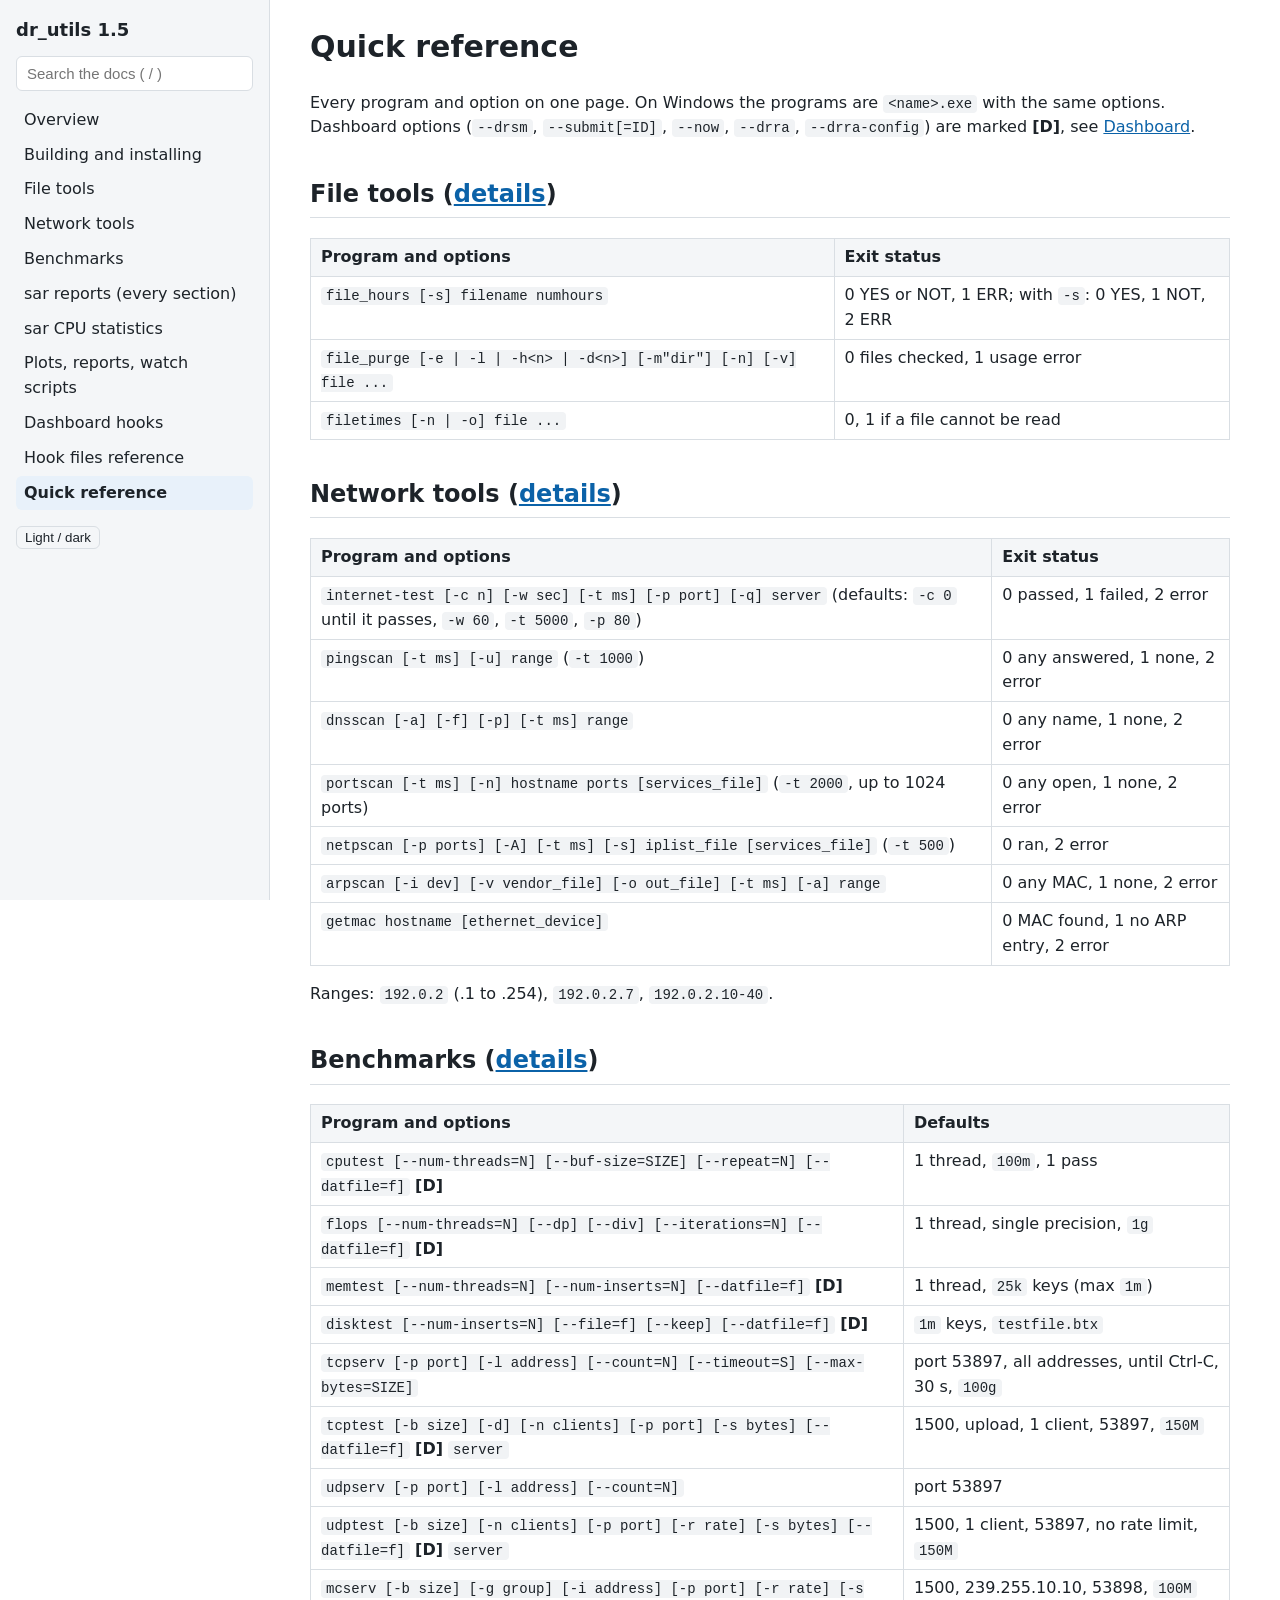
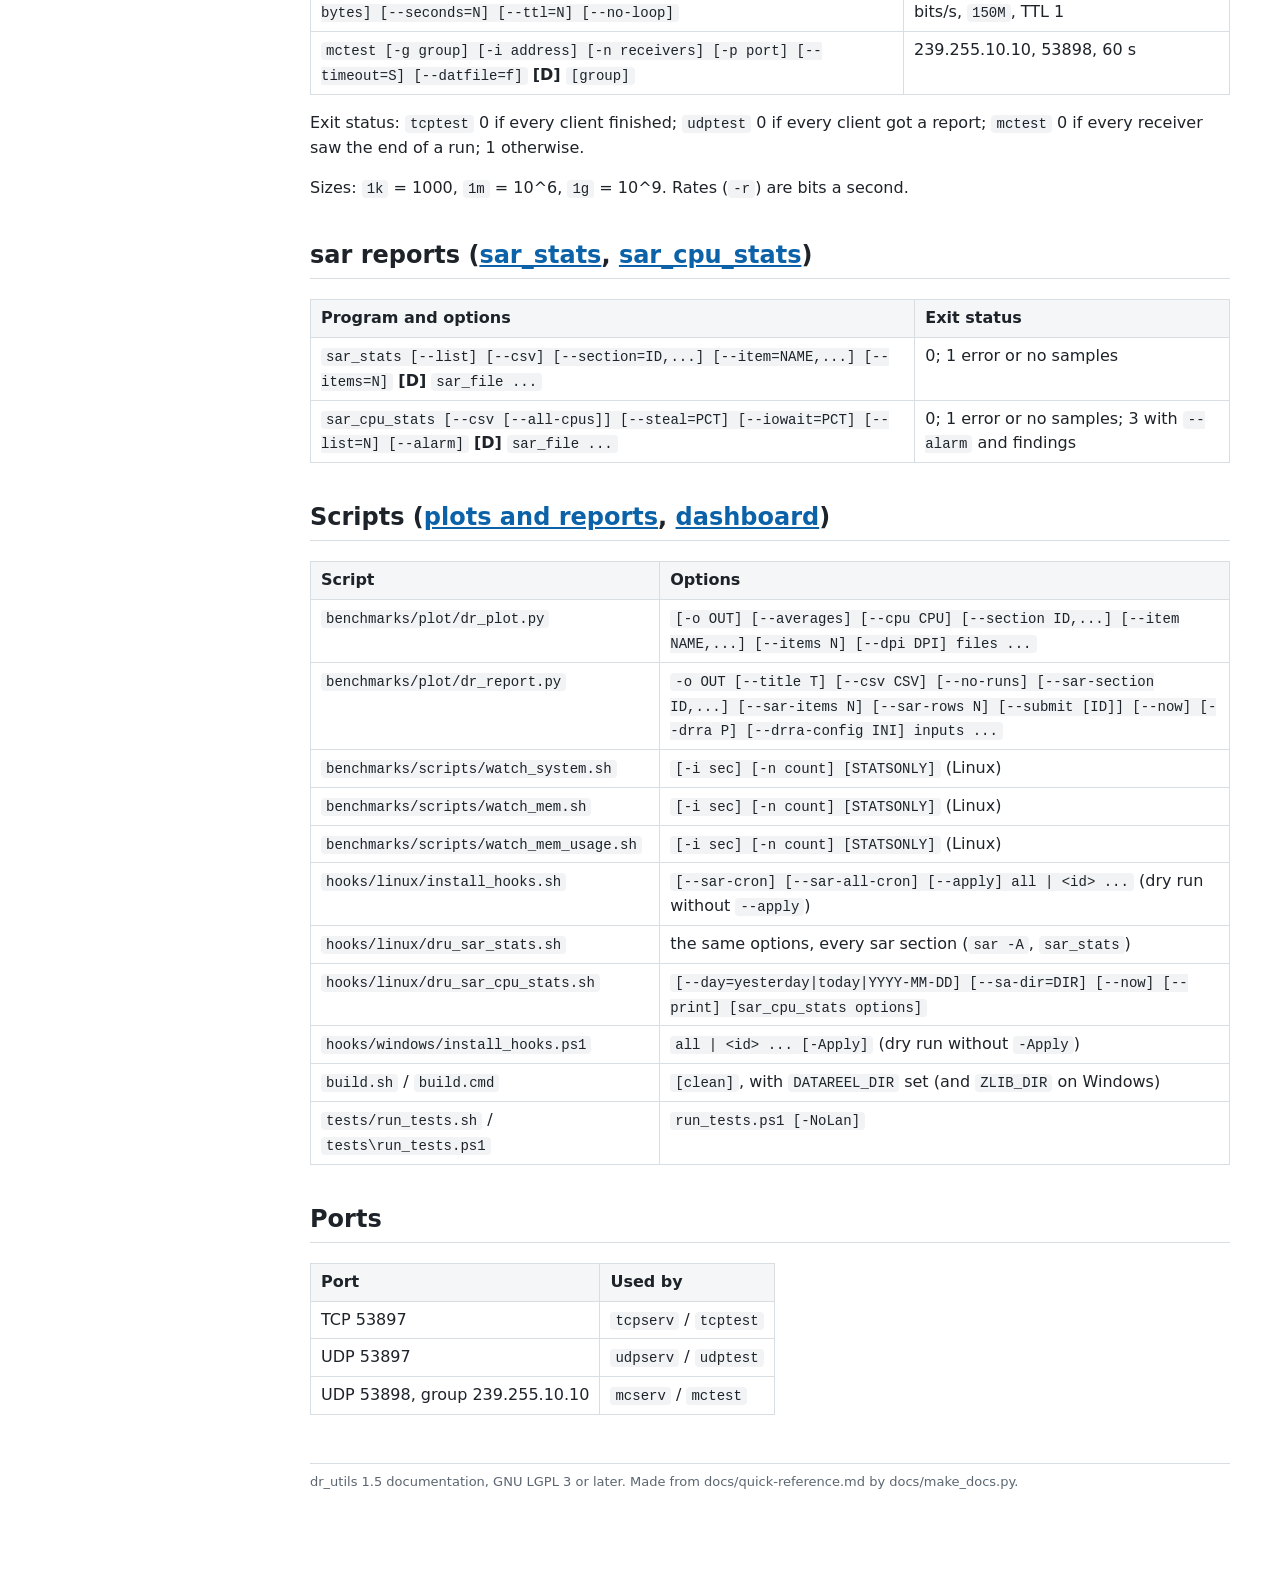
<file: docs/html/quick-reference.html>
<!doctype html>
<html lang="en">
<head>
<meta charset="utf-8">
<meta name="viewport" content="width=device-width, initial-scale=1">
<title>Quick reference - dr_utils 1.5</title>
<link rel="stylesheet" href="dr_utils.css">
</head>
<body>
<div class="wrap">
<nav>
<p class="title"><a href="index.html">dr_utils 1.5</a></p>
<input id="q" type="search" placeholder="Search the docs ( / )" aria-label="Search the docs">
<button id="menu-btn" type="button">Pages</button>
<ul>
<li><a href="index.html">Overview</a></li>
<li><a href="install.html">Building and installing</a></li>
<li><a href="file-tools.html">File tools</a></li>
<li><a href="network-tools.html">Network tools</a></li>
<li><a href="benchmarks.html">Benchmarks</a></li>
<li><a href="sar-stats.html">sar reports (every section)</a></li>
<li><a href="sar-cpu-stats.html">sar CPU statistics</a></li>
<li><a href="plots-and-reports.html">Plots, reports, watch scripts</a></li>
<li><a href="dashboard-hooks.html">Dashboard hooks</a></li>
<li><a href="hooks.html">Hook files reference</a></li>
<li><a href="quick-reference.html" class="cur">Quick reference</a></li>
</ul>
<div class="theme"><button id="theme-btn" type="button">Light / dark</button></div>
</nav>
<main>
<div id="results"></div>
<div id="content">
<h1 id="quick-reference">Quick reference</h1>
<p>Every program and option on one page. On Windows the programs are <code>&lt;name&gt;.exe</code> with the same options. Dashboard options (<code>--drsm</code>, <code>--submit[=ID]</code>, <code>--now</code>, <code>--drra</code>, <code>--drra-config</code>) are marked <strong>[D]</strong>, see <a href="dashboard-hooks.html">Dashboard</a>.</p>
<h2 id="file-tools-details">File tools (<a href="file-tools.html">details</a>)</h2>
<table>
<thead>
<tr>
<th>Program and options</th>
<th>Exit status</th>
</tr>
</thead>
<tbody>
<tr>
<td><code>file_hours [-s] filename numhours</code></td>
<td>0 YES or NOT, 1 ERR; with <code>-s</code>: 0 YES, 1 NOT, 2 ERR</td>
</tr>
<tr>
<td><code>file_purge [-e | -l | -h&lt;n&gt; | -d&lt;n&gt;] [-m"dir"] [-n] [-v] file ...</code></td>
<td>0 files checked, 1 usage error</td>
</tr>
<tr>
<td><code>filetimes [-n | -o] file ...</code></td>
<td>0, 1 if a file cannot be read</td>
</tr>
</tbody>
</table>
<h2 id="network-tools-details">Network tools (<a href="network-tools.html">details</a>)</h2>
<table>
<thead>
<tr>
<th>Program and options</th>
<th>Exit status</th>
</tr>
</thead>
<tbody>
<tr>
<td><code>internet-test [-c n] [-w sec] [-t ms] [-p port] [-q] server</code> (defaults: <code>-c 0</code> until it passes, <code>-w 60</code>, <code>-t 5000</code>, <code>-p 80</code>)</td>
<td>0 passed, 1 failed, 2 error</td>
</tr>
<tr>
<td><code>pingscan [-t ms] [-u] range</code> (<code>-t 1000</code>)</td>
<td>0 any answered, 1 none, 2 error</td>
</tr>
<tr>
<td><code>dnsscan [-a] [-f] [-p] [-t ms] range</code></td>
<td>0 any name, 1 none, 2 error</td>
</tr>
<tr>
<td><code>portscan [-t ms] [-n] hostname ports [services_file]</code> (<code>-t 2000</code>, up to 1024 ports)</td>
<td>0 any open, 1 none, 2 error</td>
</tr>
<tr>
<td><code>netpscan [-p ports] [-A] [-t ms] [-s] iplist_file [services_file]</code> (<code>-t 500</code>)</td>
<td>0 ran, 2 error</td>
</tr>
<tr>
<td><code>arpscan [-i dev] [-v vendor_file] [-o out_file] [-t ms] [-a] range</code></td>
<td>0 any MAC, 1 none, 2 error</td>
</tr>
<tr>
<td><code>getmac hostname [ethernet_device]</code></td>
<td>0 MAC found, 1 no ARP entry, 2 error</td>
</tr>
</tbody>
</table>
<p>Ranges: <code>192.0.2</code> (.1 to .254), <code>192.0.2.7</code>, <code>192.0.2.10-40</code>.</p>
<h2 id="benchmarks-details">Benchmarks (<a href="benchmarks.html">details</a>)</h2>
<table>
<thead>
<tr>
<th>Program and options</th>
<th>Defaults</th>
</tr>
</thead>
<tbody>
<tr>
<td><code>cputest [--num-threads=N] [--buf-size=SIZE] [--repeat=N] [--datfile=f]</code> <strong>[D]</strong></td>
<td>1 thread, <code>100m</code>, 1 pass</td>
</tr>
<tr>
<td><code>flops [--num-threads=N] [--dp] [--div] [--iterations=N] [--datfile=f]</code> <strong>[D]</strong></td>
<td>1 thread, single precision, <code>1g</code></td>
</tr>
<tr>
<td><code>memtest [--num-threads=N] [--num-inserts=N] [--datfile=f]</code> <strong>[D]</strong></td>
<td>1 thread, <code>25k</code> keys (max <code>1m</code>)</td>
</tr>
<tr>
<td><code>disktest [--num-inserts=N] [--file=f] [--keep] [--datfile=f]</code> <strong>[D]</strong></td>
<td><code>1m</code> keys, <code>testfile.btx</code></td>
</tr>
<tr>
<td><code>tcpserv [-p port] [-l address] [--count=N] [--timeout=S] [--max-bytes=SIZE]</code></td>
<td>port 53897, all addresses, until Ctrl-C, 30 s, <code>100g</code></td>
</tr>
<tr>
<td><code>tcptest [-b size] [-d] [-n clients] [-p port] [-s bytes] [--datfile=f]</code> <strong>[D]</strong> <code>server</code></td>
<td>1500, upload, 1 client, 53897, <code>150M</code></td>
</tr>
<tr>
<td><code>udpserv [-p port] [-l address] [--count=N]</code></td>
<td>port 53897</td>
</tr>
<tr>
<td><code>udptest [-b size] [-n clients] [-p port] [-r rate] [-s bytes] [--datfile=f]</code> <strong>[D]</strong> <code>server</code></td>
<td>1500, 1 client, 53897, no rate limit, <code>150M</code></td>
</tr>
<tr>
<td><code>mcserv [-b size] [-g group] [-i address] [-p port] [-r rate] [-s bytes] [--seconds=N] [--ttl=N] [--no-loop]</code></td>
<td>1500, 239.255.10.10, 53898, <code>100M</code> bits/s, <code>150M</code>, TTL 1</td>
</tr>
<tr>
<td><code>mctest [-g group] [-i address] [-n receivers] [-p port] [--timeout=S] [--datfile=f]</code> <strong>[D]</strong> <code>[group]</code></td>
<td>239.255.10.10, 53898, 60 s</td>
</tr>
</tbody>
</table>
<p>Exit status: <code>tcptest</code> 0 if every client finished; <code>udptest</code> 0 if every client got a report; <code>mctest</code> 0 if every receiver saw the end of a run; 1 otherwise.</p>
<p>Sizes: <code>1k</code> = 1000, <code>1m</code> = 10^6, <code>1g</code> = 10^9. Rates (<code>-r</code>) are bits a second.</p>
<h2 id="sar-reports-sar_stats-sar_cpu_stats">sar reports (<a href="sar-stats.html">sar_stats</a>, <a href="sar-cpu-stats.html">sar_cpu_stats</a>)</h2>
<table>
<thead>
<tr>
<th>Program and options</th>
<th>Exit status</th>
</tr>
</thead>
<tbody>
<tr>
<td><code>sar_stats [--list] [--csv] [--section=ID,...] [--item=NAME,...] [--items=N]</code> <strong>[D]</strong> <code>sar_file ...</code></td>
<td>0; 1 error or no samples</td>
</tr>
<tr>
<td><code>sar_cpu_stats [--csv [--all-cpus]] [--steal=PCT] [--iowait=PCT] [--list=N] [--alarm]</code> <strong>[D]</strong> <code>sar_file ...</code></td>
<td>0; 1 error or no samples; 3 with <code>--alarm</code> and findings</td>
</tr>
</tbody>
</table>
<h2 id="scripts-plots-and-reports-dashboard">Scripts (<a href="plots-and-reports.html">plots and reports</a>, <a href="dashboard-hooks.html">dashboard</a>)</h2>
<table>
<thead>
<tr>
<th>Script</th>
<th>Options</th>
</tr>
</thead>
<tbody>
<tr>
<td><code>benchmarks/plot/dr_plot.py</code></td>
<td><code>[-o OUT] [--averages] [--cpu CPU] [--section ID,...] [--item NAME,...] [--items N] [--dpi DPI] files ...</code></td>
</tr>
<tr>
<td><code>benchmarks/plot/dr_report.py</code></td>
<td><code>-o OUT [--title T] [--csv CSV] [--no-runs] [--sar-section ID,...] [--sar-items N] [--sar-rows N] [--submit [ID]] [--now] [--drra P] [--drra-config INI] inputs ...</code></td>
</tr>
<tr>
<td><code>benchmarks/scripts/watch_system.sh</code></td>
<td><code>[-i sec] [-n count] [STATSONLY]</code> (Linux)</td>
</tr>
<tr>
<td><code>benchmarks/scripts/watch_mem.sh</code></td>
<td><code>[-i sec] [-n count] [STATSONLY]</code> (Linux)</td>
</tr>
<tr>
<td><code>benchmarks/scripts/watch_mem_usage.sh</code></td>
<td><code>[-i sec] [-n count] [STATSONLY]</code> (Linux)</td>
</tr>
<tr>
<td><code>hooks/linux/install_hooks.sh</code></td>
<td><code>[--sar-cron] [--sar-all-cron] [--apply] all | &lt;id&gt; ...</code> (dry run without <code>--apply</code>)</td>
</tr>
<tr>
<td><code>hooks/linux/dru_sar_stats.sh</code></td>
<td>the same options, every sar section (<code>sar -A</code>, <code>sar_stats</code>)</td>
</tr>
<tr>
<td><code>hooks/linux/dru_sar_cpu_stats.sh</code></td>
<td><code>[--day=yesterday|today|YYYY-MM-DD] [--sa-dir=DIR] [--now] [--print] [sar_cpu_stats options]</code></td>
</tr>
<tr>
<td><code>hooks/windows/install_hooks.ps1</code></td>
<td><code>all | &lt;id&gt; ... [-Apply]</code> (dry run without <code>-Apply</code>)</td>
</tr>
<tr>
<td><code>build.sh</code> / <code>build.cmd</code></td>
<td><code>[clean]</code>, with <code>DATAREEL_DIR</code> set (and <code>ZLIB_DIR</code> on Windows)</td>
</tr>
<tr>
<td><code>tests/run_tests.sh</code> / <code>tests\run_tests.ps1</code></td>
<td><code>run_tests.ps1 [-NoLan]</code></td>
</tr>
</tbody>
</table>
<h2 id="ports">Ports</h2>
<table>
<thead>
<tr>
<th>Port</th>
<th>Used by</th>
</tr>
</thead>
<tbody>
<tr>
<td>TCP 53897</td>
<td><code>tcpserv</code> / <code>tcptest</code></td>
</tr>
<tr>
<td>UDP 53897</td>
<td><code>udpserv</code> / <code>udptest</code></td>
</tr>
<tr>
<td>UDP 53898, group 239.255.10.10</td>
<td><code>mcserv</code> / <code>mctest</code></td>
</tr>
</tbody>
</table>
<p class="foot">dr_utils 1.5 documentation, GNU LGPL 3 or later. Made from docs/quick-reference.md by docs/make_docs.py.</p>
</div>
</main>
</div>
<script src="search_index.js"></script>
<script src="dr_utils.js"></script>
</body>
</html>
</file>
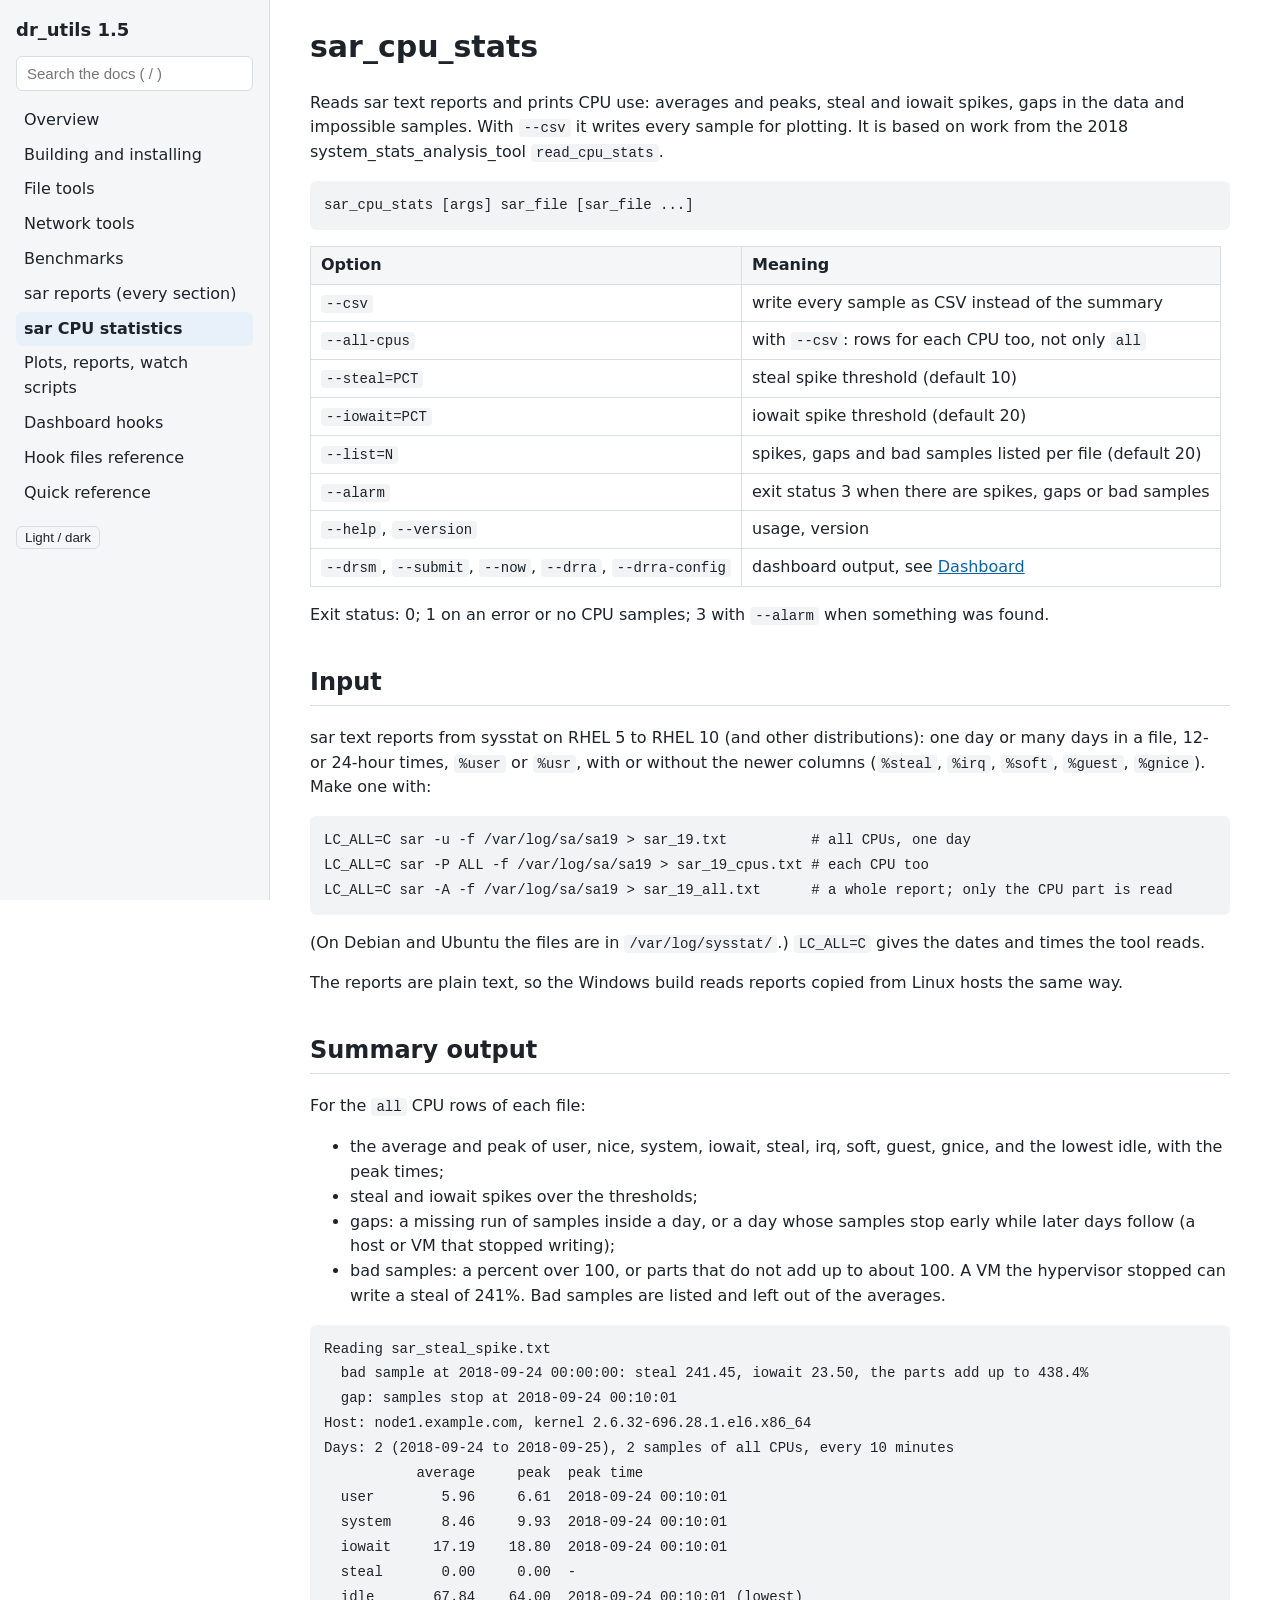
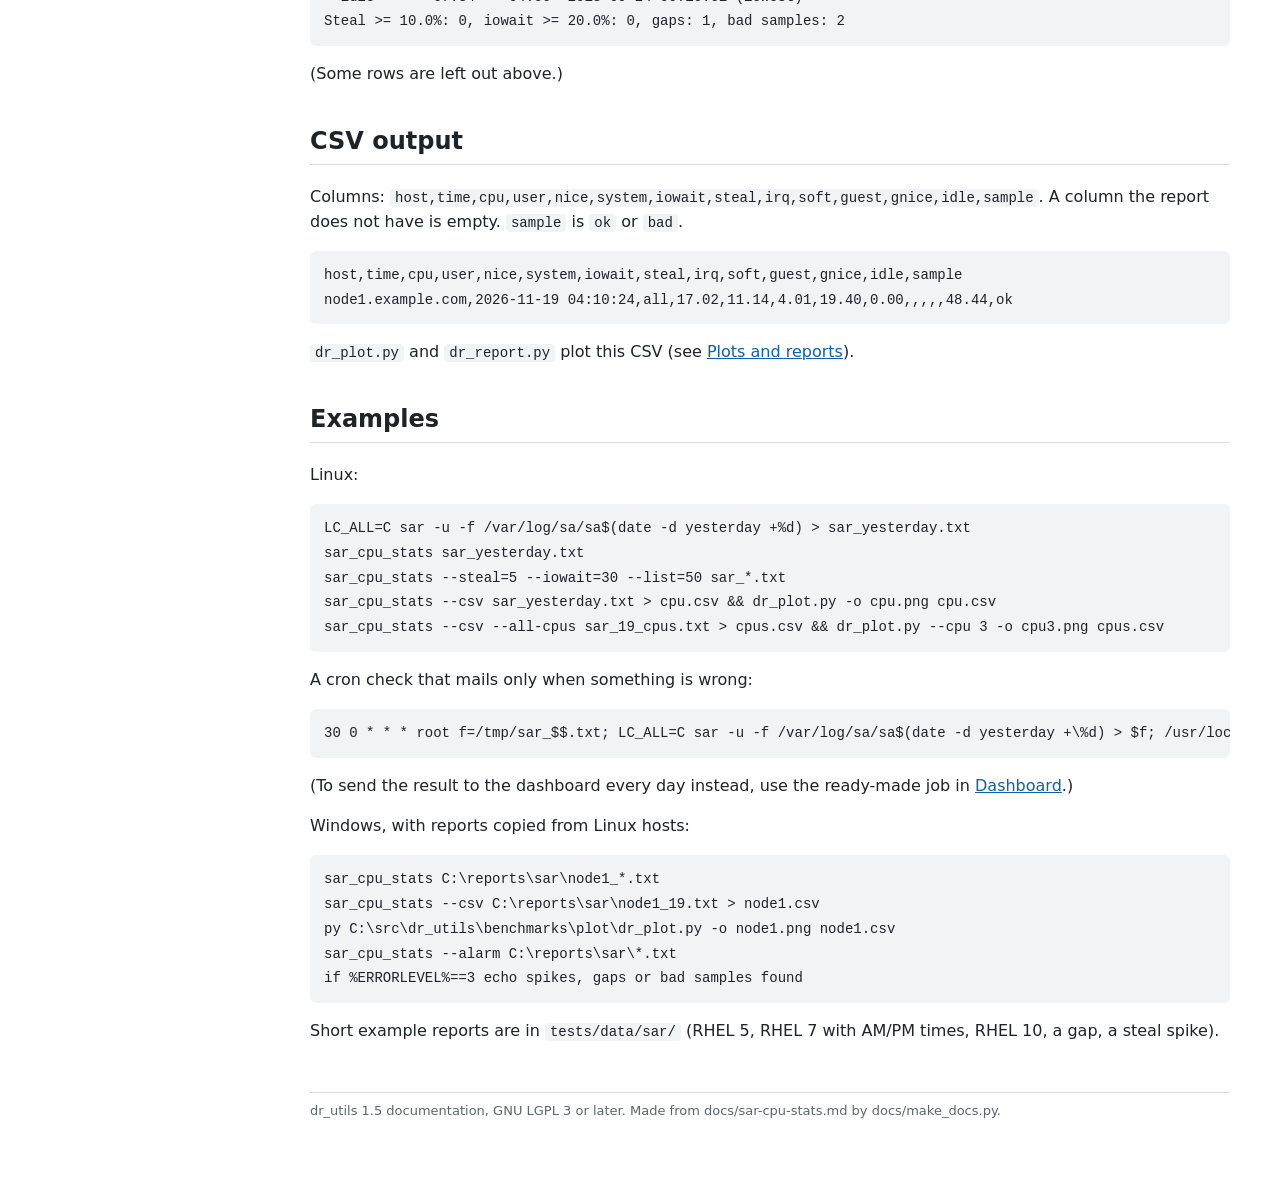
<file: docs/html/sar-cpu-stats.html>
<!doctype html>
<html lang="en">
<head>
<meta charset="utf-8">
<meta name="viewport" content="width=device-width, initial-scale=1">
<title>sar CPU statistics - dr_utils 1.5</title>
<link rel="stylesheet" href="dr_utils.css">
</head>
<body>
<div class="wrap">
<nav>
<p class="title"><a href="index.html">dr_utils 1.5</a></p>
<input id="q" type="search" placeholder="Search the docs ( / )" aria-label="Search the docs">
<button id="menu-btn" type="button">Pages</button>
<ul>
<li><a href="index.html">Overview</a></li>
<li><a href="install.html">Building and installing</a></li>
<li><a href="file-tools.html">File tools</a></li>
<li><a href="network-tools.html">Network tools</a></li>
<li><a href="benchmarks.html">Benchmarks</a></li>
<li><a href="sar-stats.html">sar reports (every section)</a></li>
<li><a href="sar-cpu-stats.html" class="cur">sar CPU statistics</a></li>
<li><a href="plots-and-reports.html">Plots, reports, watch scripts</a></li>
<li><a href="dashboard-hooks.html">Dashboard hooks</a></li>
<li><a href="hooks.html">Hook files reference</a></li>
<li><a href="quick-reference.html">Quick reference</a></li>
</ul>
<div class="theme"><button id="theme-btn" type="button">Light / dark</button></div>
</nav>
<main>
<div id="results"></div>
<div id="content">
<h1 id="sar_cpu_stats">sar_cpu_stats</h1>
<p>Reads sar text reports and prints CPU use: averages and peaks, steal and iowait spikes, gaps in the data and impossible samples. With <code>--csv</code> it writes every sample for plotting. It is based on work from the 2018 system_stats_analysis_tool <code>read_cpu_stats</code>.</p>
<pre><code>sar_cpu_stats [args] sar_file [sar_file ...]
</code></pre>
<table>
<thead>
<tr>
<th>Option</th>
<th>Meaning</th>
</tr>
</thead>
<tbody>
<tr>
<td><code>--csv</code></td>
<td>write every sample as CSV instead of the summary</td>
</tr>
<tr>
<td><code>--all-cpus</code></td>
<td>with <code>--csv</code>: rows for each CPU too, not only <code>all</code></td>
</tr>
<tr>
<td><code>--steal=PCT</code></td>
<td>steal spike threshold (default 10)</td>
</tr>
<tr>
<td><code>--iowait=PCT</code></td>
<td>iowait spike threshold (default 20)</td>
</tr>
<tr>
<td><code>--list=N</code></td>
<td>spikes, gaps and bad samples listed per file (default 20)</td>
</tr>
<tr>
<td><code>--alarm</code></td>
<td>exit status 3 when there are spikes, gaps or bad samples</td>
</tr>
<tr>
<td><code>--help</code>, <code>--version</code></td>
<td>usage, version</td>
</tr>
<tr>
<td><code>--drsm</code>, <code>--submit</code>, <code>--now</code>, <code>--drra</code>, <code>--drra-config</code></td>
<td>dashboard output, see <a href="dashboard-hooks.html">Dashboard</a></td>
</tr>
</tbody>
</table>
<p>Exit status: 0; 1 on an error or no CPU samples; 3 with <code>--alarm</code> when something was found.</p>
<h2 id="input">Input</h2>
<p>sar text reports from sysstat on RHEL 5 to RHEL 10 (and other distributions): one day or many days in a file, 12- or 24-hour times, <code>%user</code> or <code>%usr</code>, with or without the newer columns (<code>%steal</code>, <code>%irq</code>, <code>%soft</code>, <code>%guest</code>, <code>%gnice</code>). Make one with:</p>
<pre><code>LC_ALL=C sar -u -f /var/log/sa/sa19 &gt; sar_19.txt          # all CPUs, one day
LC_ALL=C sar -P ALL -f /var/log/sa/sa19 &gt; sar_19_cpus.txt # each CPU too
LC_ALL=C sar -A -f /var/log/sa/sa19 &gt; sar_19_all.txt      # a whole report; only the CPU part is read
</code></pre>
<p>(On Debian and Ubuntu the files are in <code>/var/log/sysstat/</code>.) <code>LC_ALL=C</code> gives the dates and times the tool reads.</p>
<p>The reports are plain text, so the Windows build reads reports copied from Linux hosts the same way.</p>
<h2 id="summary-output">Summary output</h2>
<p>For the <code>all</code> CPU rows of each file:</p>
<ul>
<li>the average and peak of user, nice, system, iowait, steal, irq, soft, guest, gnice, and the lowest idle, with the peak times;</li>
<li>steal and iowait spikes over the thresholds;</li>
<li>gaps: a missing run of samples inside a day, or a day whose samples stop early while later days follow (a host or VM that stopped writing);</li>
<li>bad samples: a percent over 100, or parts that do not add up to about 100. A VM the hypervisor stopped can write a steal of 241%. Bad samples are listed and left out of the averages.</li>
</ul>
<pre><code>Reading sar_steal_spike.txt
  bad sample at 2018-09-24 00:00:00: steal 241.45, iowait 23.50, the parts add up to 438.4%
  gap: samples stop at 2018-09-24 00:10:01
Host: node1.example.com, kernel 2.6.32-696.28.1.el6.x86_64
Days: 2 (2018-09-24 to 2018-09-25), 2 samples of all CPUs, every 10 minutes
           average     peak  peak time
  user        5.96     6.61  2018-09-24 00:10:01
  system      8.46     9.93  2018-09-24 00:10:01
  iowait     17.19    18.80  2018-09-24 00:10:01
  steal       0.00     0.00  -
  idle       67.84    64.00  2018-09-24 00:10:01 (lowest)
Steal &gt;= 10.0%: 0, iowait &gt;= 20.0%: 0, gaps: 1, bad samples: 2
</code></pre>
<p>(Some rows are left out above.)</p>
<h2 id="csv-output">CSV output</h2>
<p>Columns: <code>host,time,cpu,user,nice,system,iowait,steal,irq,soft,guest,gnice,idle,sample</code>. A column the report does not have is empty. <code>sample</code> is <code>ok</code> or <code>bad</code>.</p>
<pre><code>host,time,cpu,user,nice,system,iowait,steal,irq,soft,guest,gnice,idle,sample
node1.example.com,2026-11-19 04:10:24,all,17.02,11.14,4.01,19.40,0.00,,,,,48.44,ok
</code></pre>
<p><code>dr_plot.py</code> and <code>dr_report.py</code> plot this CSV (see <a href="plots-and-reports.html">Plots and reports</a>).</p>
<h2 id="examples">Examples</h2>
<p>Linux:</p>
<pre><code>LC_ALL=C sar -u -f /var/log/sa/sa$(date -d yesterday +%d) &gt; sar_yesterday.txt
sar_cpu_stats sar_yesterday.txt
sar_cpu_stats --steal=5 --iowait=30 --list=50 sar_*.txt
sar_cpu_stats --csv sar_yesterday.txt &gt; cpu.csv &amp;&amp; dr_plot.py -o cpu.png cpu.csv
sar_cpu_stats --csv --all-cpus sar_19_cpus.txt &gt; cpus.csv &amp;&amp; dr_plot.py --cpu 3 -o cpu3.png cpus.csv
</code></pre>
<p>A cron check that mails only when something is wrong:</p>
<pre><code>30 0 * * * root f=/tmp/sar_$$.txt; LC_ALL=C sar -u -f /var/log/sa/sa$(date -d yesterday +\%d) &gt; $f; /usr/local/bin/sar_cpu_stats --alarm $f &gt; $f.out || mail -s &quot;sar CPU alarm&quot; ops@example.com &lt; $f.out; rm -f $f $f.out
</code></pre>
<p>(To send the result to the dashboard every day instead, use the ready-made job in <a href="dashboard-hooks.html#daily-sar-cpu-use-linux">Dashboard</a>.)</p>
<p>Windows, with reports copied from Linux hosts:</p>
<pre><code>sar_cpu_stats C:\reports\sar\node1_*.txt
sar_cpu_stats --csv C:\reports\sar\node1_19.txt &gt; node1.csv
py C:\src\dr_utils\benchmarks\plot\dr_plot.py -o node1.png node1.csv
sar_cpu_stats --alarm C:\reports\sar\*.txt
if %ERRORLEVEL%==3 echo spikes, gaps or bad samples found
</code></pre>
<p>Short example reports are in <code>tests/data/sar/</code> (RHEL 5, RHEL 7 with AM/PM times, RHEL 10, a gap, a steal spike).</p>
<p class="foot">dr_utils 1.5 documentation, GNU LGPL 3 or later. Made from docs/sar-cpu-stats.md by docs/make_docs.py.</p>
</div>
</main>
</div>
<script src="search_index.js"></script>
<script src="dr_utils.js"></script>
</body>
</html>
</file>
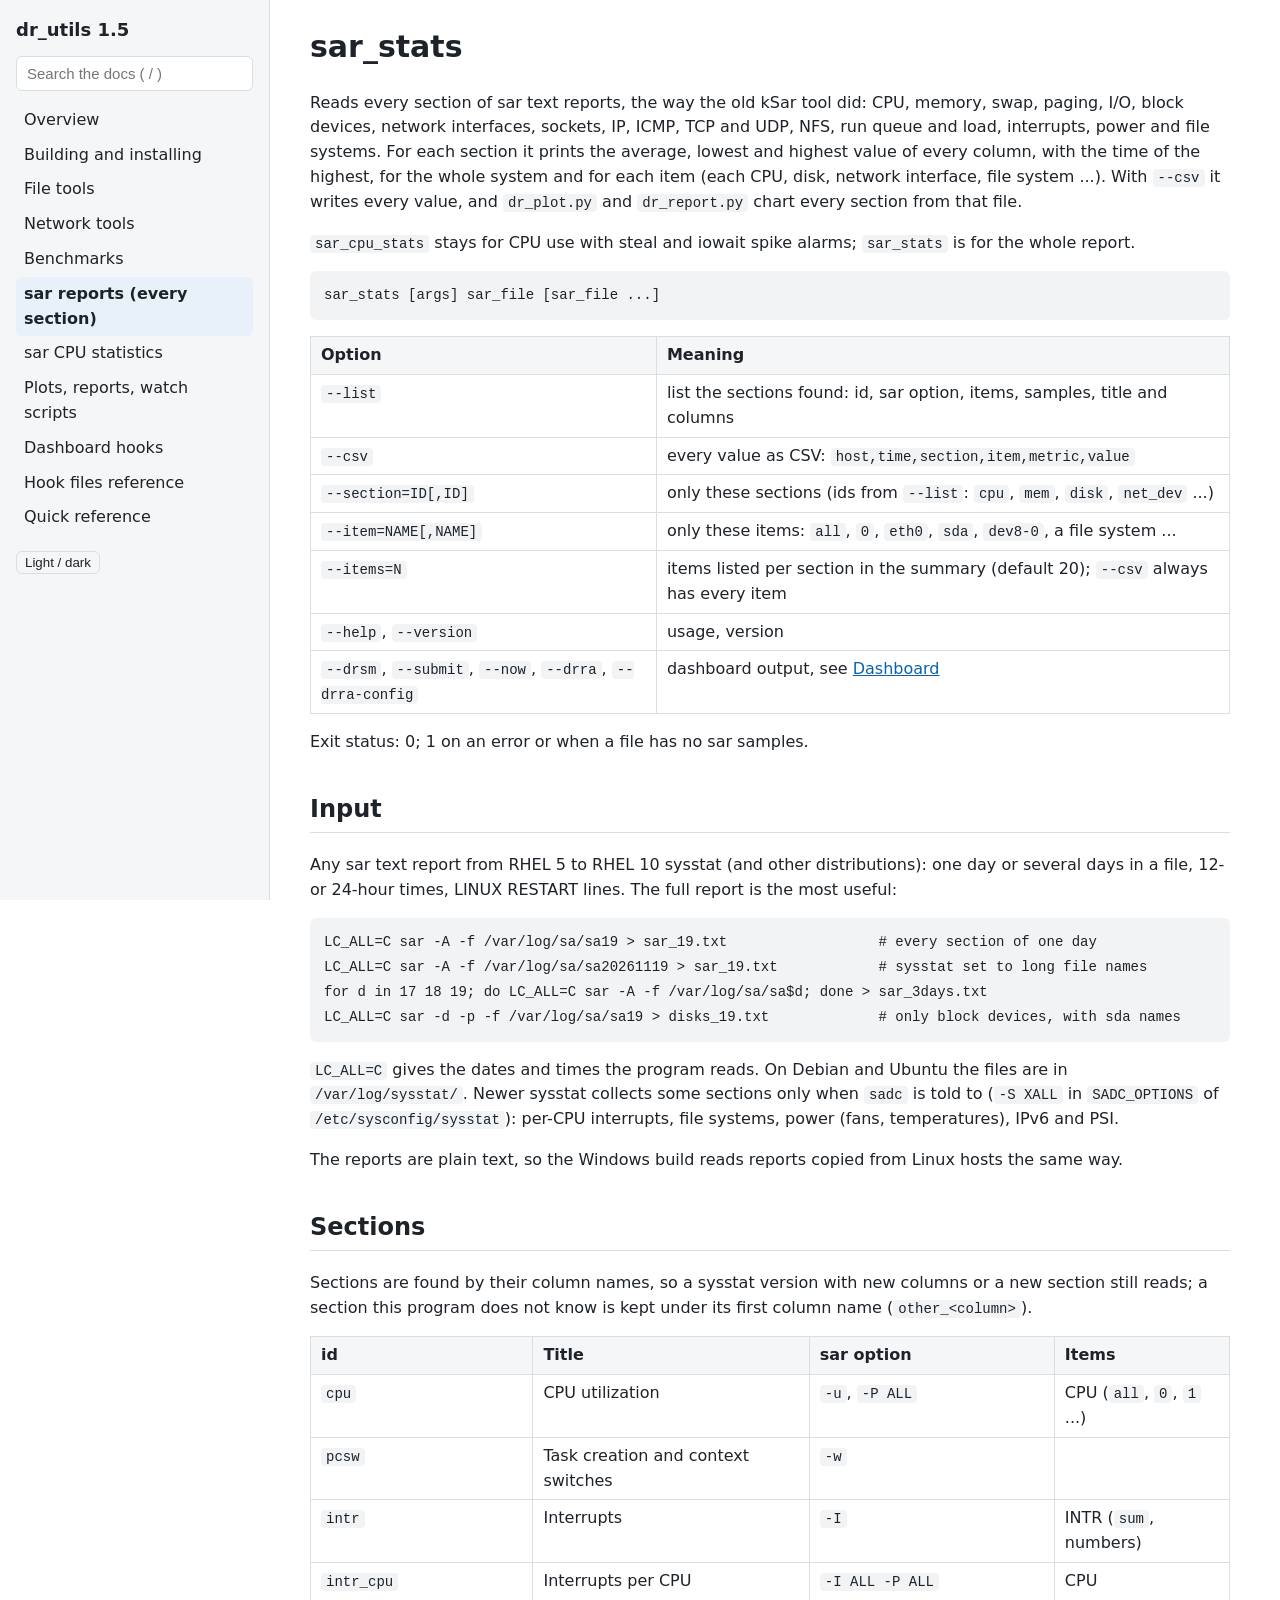
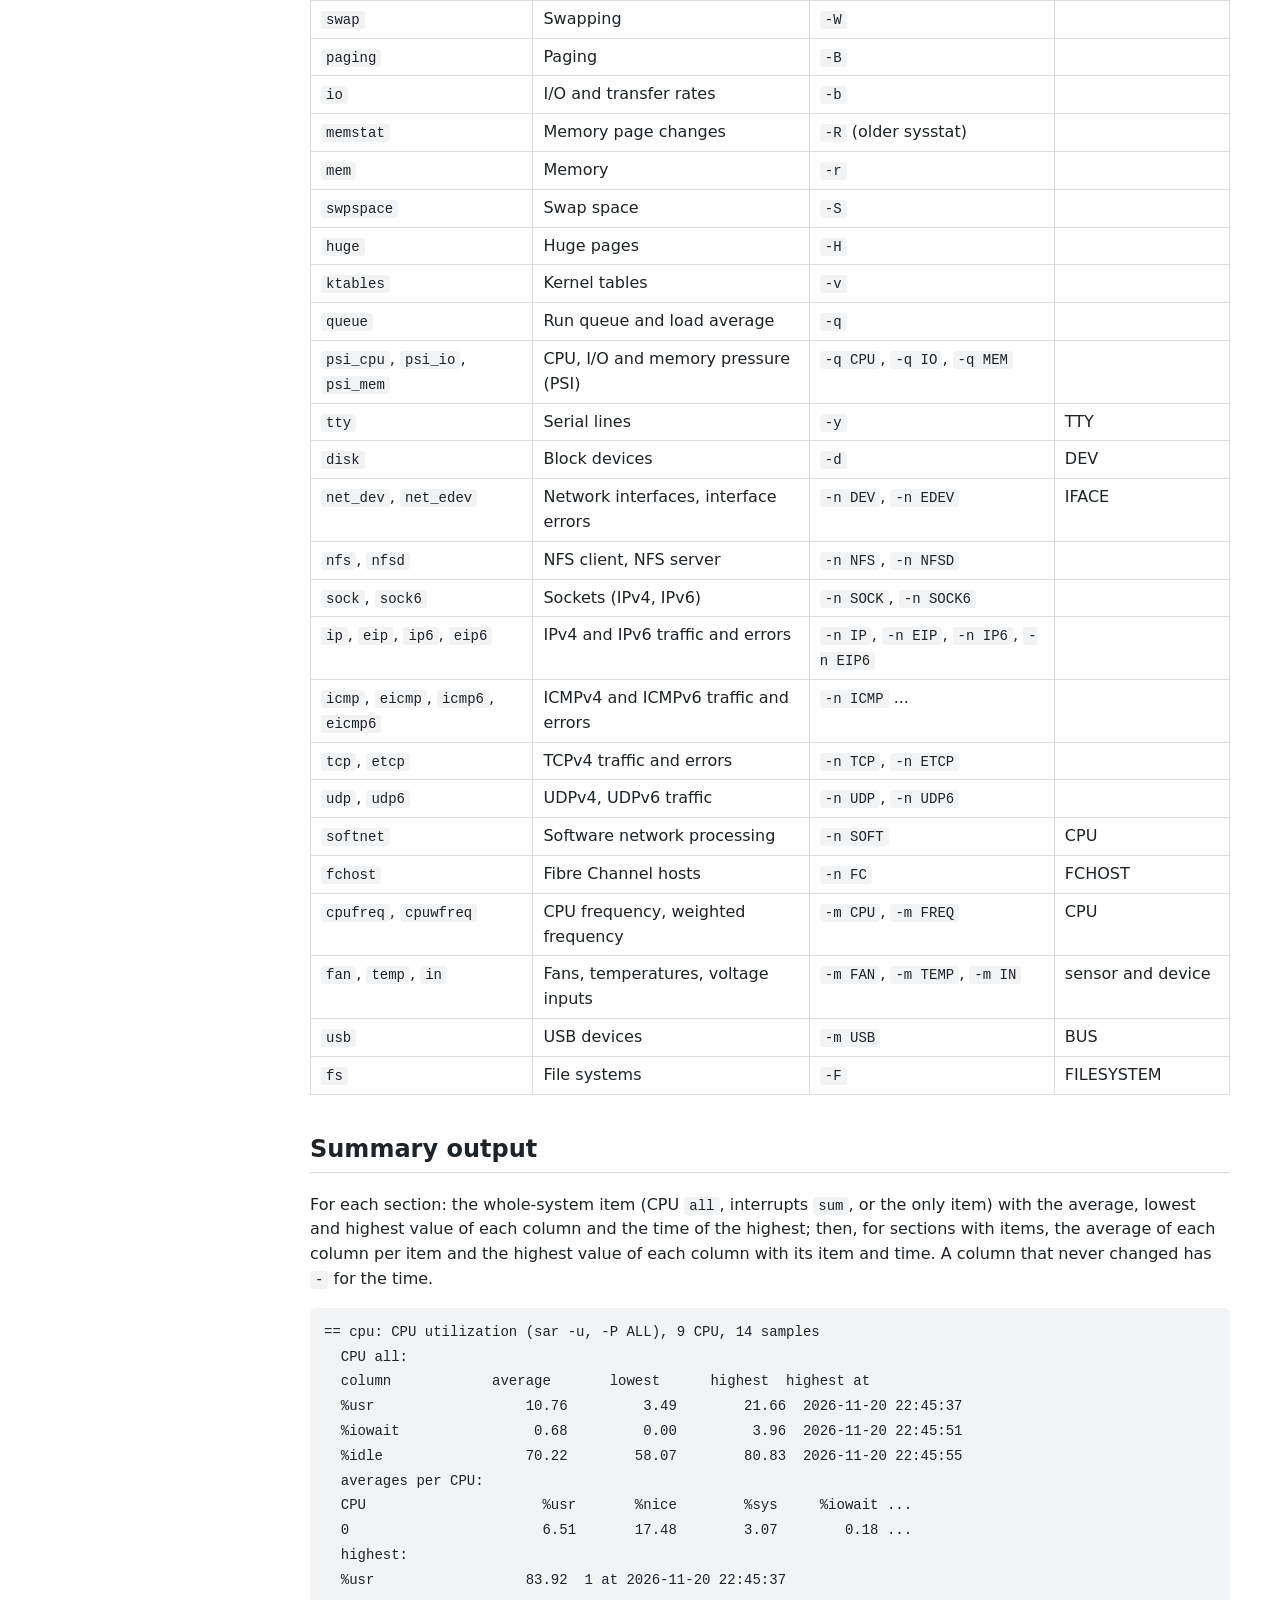
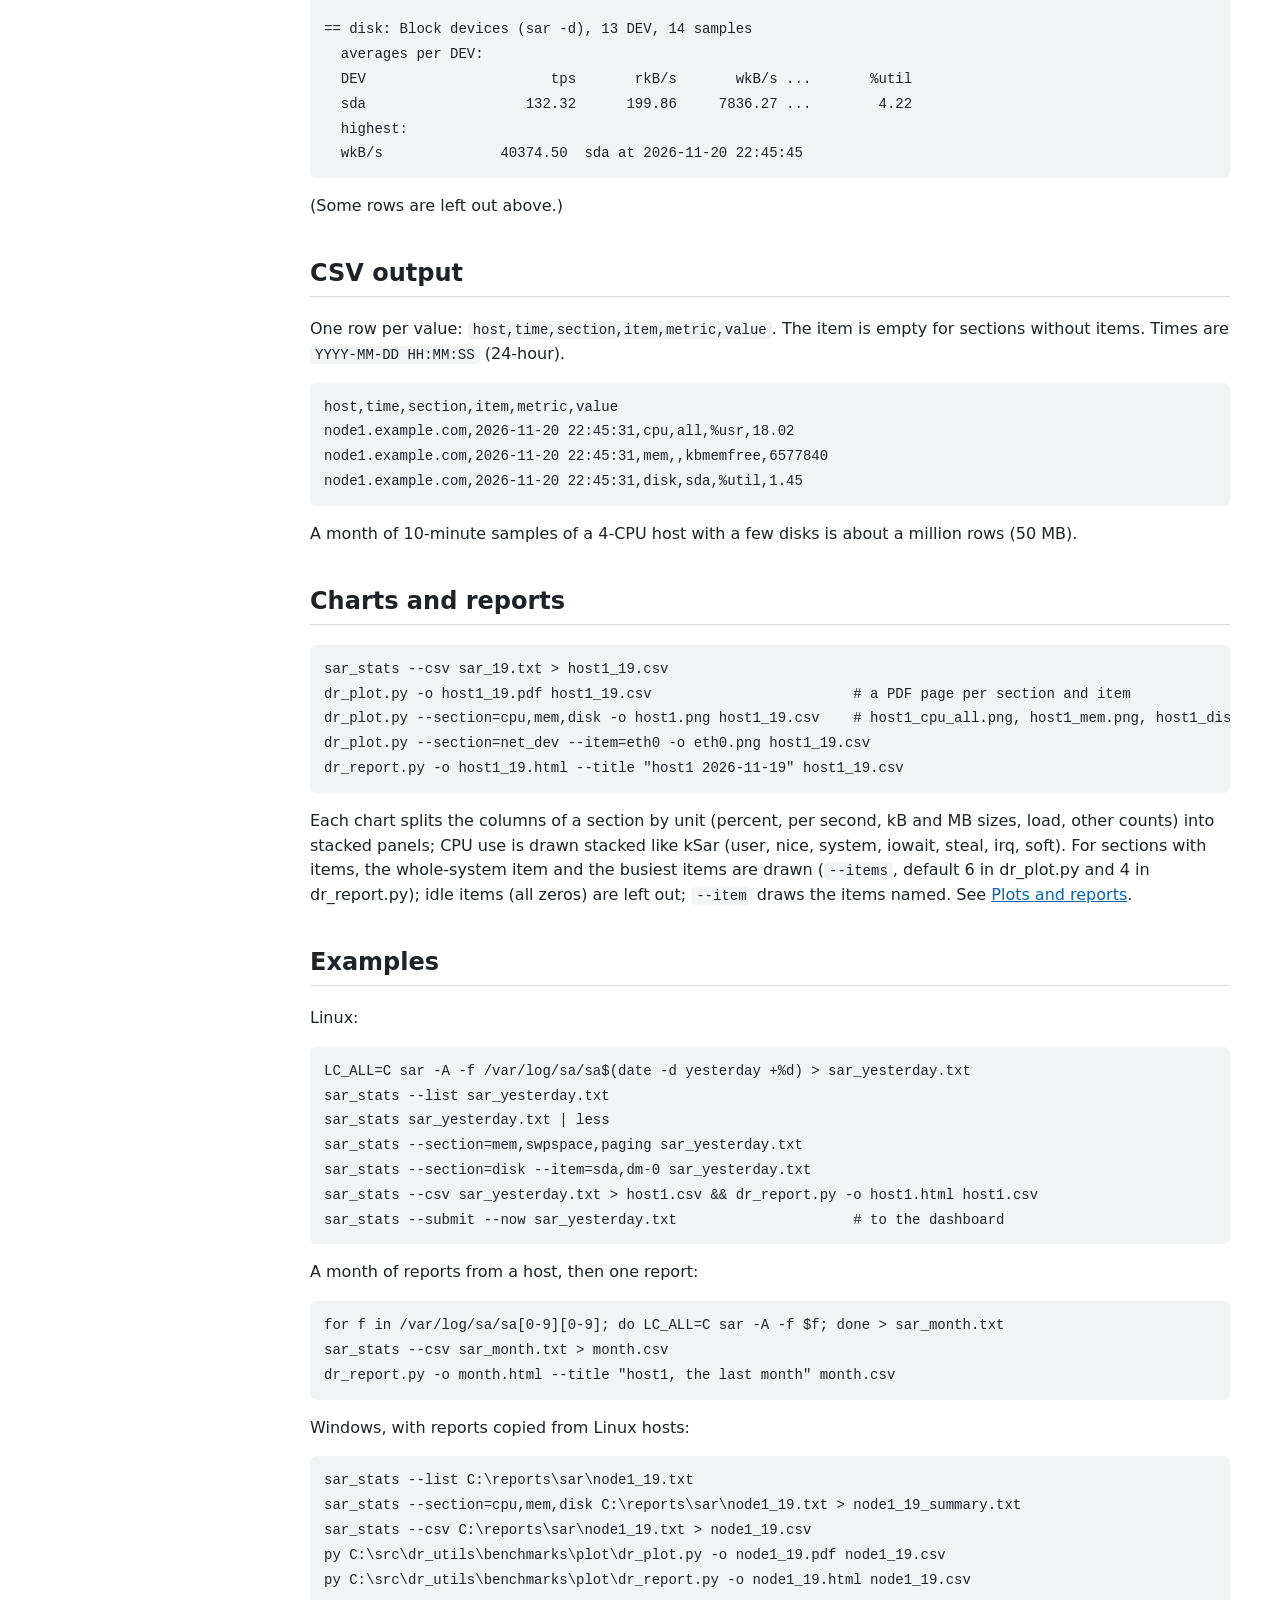
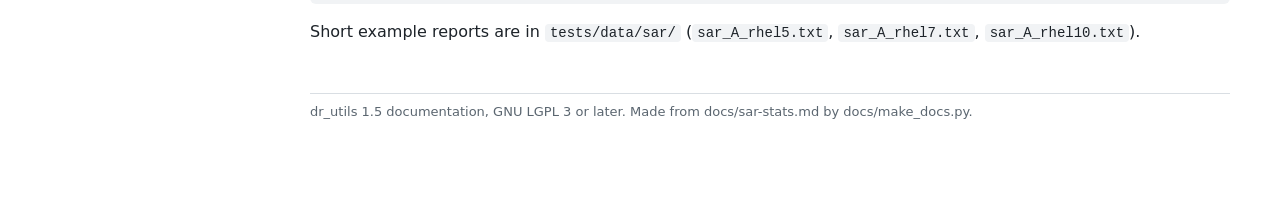
<file: docs/html/sar-stats.html>
<!doctype html>
<html lang="en">
<head>
<meta charset="utf-8">
<meta name="viewport" content="width=device-width, initial-scale=1">
<title>sar reports (every section) - dr_utils 1.5</title>
<link rel="stylesheet" href="dr_utils.css">
</head>
<body>
<div class="wrap">
<nav>
<p class="title"><a href="index.html">dr_utils 1.5</a></p>
<input id="q" type="search" placeholder="Search the docs ( / )" aria-label="Search the docs">
<button id="menu-btn" type="button">Pages</button>
<ul>
<li><a href="index.html">Overview</a></li>
<li><a href="install.html">Building and installing</a></li>
<li><a href="file-tools.html">File tools</a></li>
<li><a href="network-tools.html">Network tools</a></li>
<li><a href="benchmarks.html">Benchmarks</a></li>
<li><a href="sar-stats.html" class="cur">sar reports (every section)</a></li>
<li><a href="sar-cpu-stats.html">sar CPU statistics</a></li>
<li><a href="plots-and-reports.html">Plots, reports, watch scripts</a></li>
<li><a href="dashboard-hooks.html">Dashboard hooks</a></li>
<li><a href="hooks.html">Hook files reference</a></li>
<li><a href="quick-reference.html">Quick reference</a></li>
</ul>
<div class="theme"><button id="theme-btn" type="button">Light / dark</button></div>
</nav>
<main>
<div id="results"></div>
<div id="content">
<h1 id="sar_stats">sar_stats</h1>
<p>Reads every section of sar text reports, the way the old kSar tool did: CPU, memory, swap, paging, I/O, block devices, network interfaces, sockets, IP, ICMP, TCP and UDP, NFS, run queue and load, interrupts, power and file systems. For each section it prints the average, lowest and highest value of every column, with the time of the highest, for the whole system and for each item (each CPU, disk, network interface, file system ...). With <code>--csv</code> it writes every value, and <code>dr_plot.py</code> and <code>dr_report.py</code> chart every section from that file.</p>
<p><code>sar_cpu_stats</code> stays for CPU use with steal and iowait spike alarms; <code>sar_stats</code> is for the whole report.</p>
<pre><code>sar_stats [args] sar_file [sar_file ...]
</code></pre>
<table>
<thead>
<tr>
<th>Option</th>
<th>Meaning</th>
</tr>
</thead>
<tbody>
<tr>
<td><code>--list</code></td>
<td>list the sections found: id, sar option, items, samples, title and columns</td>
</tr>
<tr>
<td><code>--csv</code></td>
<td>every value as CSV: <code>host,time,section,item,metric,value</code></td>
</tr>
<tr>
<td><code>--section=ID[,ID]</code></td>
<td>only these sections (ids from <code>--list</code>: <code>cpu</code>, <code>mem</code>, <code>disk</code>, <code>net_dev</code> ...)</td>
</tr>
<tr>
<td><code>--item=NAME[,NAME]</code></td>
<td>only these items: <code>all</code>, <code>0</code>, <code>eth0</code>, <code>sda</code>, <code>dev8-0</code>, a file system ...</td>
</tr>
<tr>
<td><code>--items=N</code></td>
<td>items listed per section in the summary (default 20); <code>--csv</code> always has every item</td>
</tr>
<tr>
<td><code>--help</code>, <code>--version</code></td>
<td>usage, version</td>
</tr>
<tr>
<td><code>--drsm</code>, <code>--submit</code>, <code>--now</code>, <code>--drra</code>, <code>--drra-config</code></td>
<td>dashboard output, see <a href="dashboard-hooks.html">Dashboard</a></td>
</tr>
</tbody>
</table>
<p>Exit status: 0; 1 on an error or when a file has no sar samples.</p>
<h2 id="input">Input</h2>
<p>Any sar text report from RHEL 5 to RHEL 10 sysstat (and other distributions): one day or several days in a file, 12- or 24-hour times, LINUX RESTART lines. The full report is the most useful:</p>
<pre><code>LC_ALL=C sar -A -f /var/log/sa/sa19 &gt; sar_19.txt                  # every section of one day
LC_ALL=C sar -A -f /var/log/sa/sa20261119 &gt; sar_19.txt            # sysstat set to long file names
for d in 17 18 19; do LC_ALL=C sar -A -f /var/log/sa/sa$d; done &gt; sar_3days.txt
LC_ALL=C sar -d -p -f /var/log/sa/sa19 &gt; disks_19.txt             # only block devices, with sda names
</code></pre>
<p><code>LC_ALL=C</code> gives the dates and times the program reads. On Debian and Ubuntu the files are in <code>/var/log/sysstat/</code>. Newer sysstat collects some sections only when <code>sadc</code> is told to (<code>-S XALL</code> in <code>SADC_OPTIONS</code> of <code>/etc/sysconfig/sysstat</code>): per-CPU interrupts, file systems, power (fans, temperatures), IPv6 and PSI.</p>
<p>The reports are plain text, so the Windows build reads reports copied from Linux hosts the same way.</p>
<h2 id="sections">Sections</h2>
<p>Sections are found by their column names, so a sysstat version with new columns or a new section still reads; a section this program does not know is kept under its first column name (<code>other_&lt;column&gt;</code>).</p>
<table>
<thead>
<tr>
<th>id</th>
<th>Title</th>
<th>sar option</th>
<th>Items</th>
</tr>
</thead>
<tbody>
<tr>
<td><code>cpu</code></td>
<td>CPU utilization</td>
<td><code>-u</code>, <code>-P ALL</code></td>
<td>CPU (<code>all</code>, <code>0</code>, <code>1</code> ...)</td>
</tr>
<tr>
<td><code>pcsw</code></td>
<td>Task creation and context switches</td>
<td><code>-w</code></td>
<td></td>
</tr>
<tr>
<td><code>intr</code></td>
<td>Interrupts</td>
<td><code>-I</code></td>
<td>INTR (<code>sum</code>, numbers)</td>
</tr>
<tr>
<td><code>intr_cpu</code></td>
<td>Interrupts per CPU</td>
<td><code>-I ALL -P ALL</code></td>
<td>CPU</td>
</tr>
<tr>
<td><code>swap</code></td>
<td>Swapping</td>
<td><code>-W</code></td>
<td></td>
</tr>
<tr>
<td><code>paging</code></td>
<td>Paging</td>
<td><code>-B</code></td>
<td></td>
</tr>
<tr>
<td><code>io</code></td>
<td>I/O and transfer rates</td>
<td><code>-b</code></td>
<td></td>
</tr>
<tr>
<td><code>memstat</code></td>
<td>Memory page changes</td>
<td><code>-R</code> (older sysstat)</td>
<td></td>
</tr>
<tr>
<td><code>mem</code></td>
<td>Memory</td>
<td><code>-r</code></td>
<td></td>
</tr>
<tr>
<td><code>swpspace</code></td>
<td>Swap space</td>
<td><code>-S</code></td>
<td></td>
</tr>
<tr>
<td><code>huge</code></td>
<td>Huge pages</td>
<td><code>-H</code></td>
<td></td>
</tr>
<tr>
<td><code>ktables</code></td>
<td>Kernel tables</td>
<td><code>-v</code></td>
<td></td>
</tr>
<tr>
<td><code>queue</code></td>
<td>Run queue and load average</td>
<td><code>-q</code></td>
<td></td>
</tr>
<tr>
<td><code>psi_cpu</code>, <code>psi_io</code>, <code>psi_mem</code></td>
<td>CPU, I/O and memory pressure (PSI)</td>
<td><code>-q CPU</code>, <code>-q IO</code>, <code>-q MEM</code></td>
<td></td>
</tr>
<tr>
<td><code>tty</code></td>
<td>Serial lines</td>
<td><code>-y</code></td>
<td>TTY</td>
</tr>
<tr>
<td><code>disk</code></td>
<td>Block devices</td>
<td><code>-d</code></td>
<td>DEV</td>
</tr>
<tr>
<td><code>net_dev</code>, <code>net_edev</code></td>
<td>Network interfaces, interface errors</td>
<td><code>-n DEV</code>, <code>-n EDEV</code></td>
<td>IFACE</td>
</tr>
<tr>
<td><code>nfs</code>, <code>nfsd</code></td>
<td>NFS client, NFS server</td>
<td><code>-n NFS</code>, <code>-n NFSD</code></td>
<td></td>
</tr>
<tr>
<td><code>sock</code>, <code>sock6</code></td>
<td>Sockets (IPv4, IPv6)</td>
<td><code>-n SOCK</code>, <code>-n SOCK6</code></td>
<td></td>
</tr>
<tr>
<td><code>ip</code>, <code>eip</code>, <code>ip6</code>, <code>eip6</code></td>
<td>IPv4 and IPv6 traffic and errors</td>
<td><code>-n IP</code>, <code>-n EIP</code>, <code>-n IP6</code>, <code>-n EIP6</code></td>
<td></td>
</tr>
<tr>
<td><code>icmp</code>, <code>eicmp</code>, <code>icmp6</code>, <code>eicmp6</code></td>
<td>ICMPv4 and ICMPv6 traffic and errors</td>
<td><code>-n ICMP</code> ...</td>
<td></td>
</tr>
<tr>
<td><code>tcp</code>, <code>etcp</code></td>
<td>TCPv4 traffic and errors</td>
<td><code>-n TCP</code>, <code>-n ETCP</code></td>
<td></td>
</tr>
<tr>
<td><code>udp</code>, <code>udp6</code></td>
<td>UDPv4, UDPv6 traffic</td>
<td><code>-n UDP</code>, <code>-n UDP6</code></td>
<td></td>
</tr>
<tr>
<td><code>softnet</code></td>
<td>Software network processing</td>
<td><code>-n SOFT</code></td>
<td>CPU</td>
</tr>
<tr>
<td><code>fchost</code></td>
<td>Fibre Channel hosts</td>
<td><code>-n FC</code></td>
<td>FCHOST</td>
</tr>
<tr>
<td><code>cpufreq</code>, <code>cpuwfreq</code></td>
<td>CPU frequency, weighted frequency</td>
<td><code>-m CPU</code>, <code>-m FREQ</code></td>
<td>CPU</td>
</tr>
<tr>
<td><code>fan</code>, <code>temp</code>, <code>in</code></td>
<td>Fans, temperatures, voltage inputs</td>
<td><code>-m FAN</code>, <code>-m TEMP</code>, <code>-m IN</code></td>
<td>sensor and device</td>
</tr>
<tr>
<td><code>usb</code></td>
<td>USB devices</td>
<td><code>-m USB</code></td>
<td>BUS</td>
</tr>
<tr>
<td><code>fs</code></td>
<td>File systems</td>
<td><code>-F</code></td>
<td>FILESYSTEM</td>
</tr>
</tbody>
</table>
<h2 id="summary-output">Summary output</h2>
<p>For each section: the whole-system item (CPU <code>all</code>, interrupts <code>sum</code>, or the only item) with the average, lowest and highest value of each column and the time of the highest; then, for sections with items, the average of each column per item and the highest value of each column with its item and time. A column that never changed has <code>-</code> for the time.</p>
<pre><code>== cpu: CPU utilization (sar -u, -P ALL), 9 CPU, 14 samples
  CPU all:
  column            average       lowest      highest  highest at
  %usr                  10.76         3.49        21.66  2026-11-20 22:45:37
  %iowait                0.68         0.00         3.96  2026-11-20 22:45:51
  %idle                 70.22        58.07        80.83  2026-11-20 22:45:55
  averages per CPU:
  CPU                     %usr       %nice        %sys     %iowait ...
  0                       6.51       17.48        3.07        0.18 ...
  highest:
  %usr                  83.92  1 at 2026-11-20 22:45:37

== disk: Block devices (sar -d), 13 DEV, 14 samples
  averages per DEV:
  DEV                      tps       rkB/s       wkB/s ...       %util
  sda                   132.32      199.86     7836.27 ...        4.22
  highest:
  wkB/s              40374.50  sda at 2026-11-20 22:45:45
</code></pre>
<p>(Some rows are left out above.)</p>
<h2 id="csv-output">CSV output</h2>
<p>One row per value: <code>host,time,section,item,metric,value</code>. The item is empty for sections without items. Times are <code>YYYY-MM-DD HH:MM:SS</code> (24-hour).</p>
<pre><code>host,time,section,item,metric,value
node1.example.com,2026-11-20 22:45:31,cpu,all,%usr,18.02
node1.example.com,2026-11-20 22:45:31,mem,,kbmemfree,6577840
node1.example.com,2026-11-20 22:45:31,disk,sda,%util,1.45
</code></pre>
<p>A month of 10-minute samples of a 4-CPU host with a few disks is about a million rows (50 MB).</p>
<h2 id="charts-and-reports">Charts and reports</h2>
<pre><code>sar_stats --csv sar_19.txt &gt; host1_19.csv
dr_plot.py -o host1_19.pdf host1_19.csv                        # a PDF page per section and item
dr_plot.py --section=cpu,mem,disk -o host1.png host1_19.csv    # host1_cpu_all.png, host1_mem.png, host1_disk_sda.png ...
dr_plot.py --section=net_dev --item=eth0 -o eth0.png host1_19.csv
dr_report.py -o host1_19.html --title &quot;host1 2026-11-19&quot; host1_19.csv
</code></pre>
<p>Each chart splits the columns of a section by unit (percent, per second, kB and MB sizes, load, other counts) into stacked panels; CPU use is drawn stacked like kSar (user, nice, system, iowait, steal, irq, soft). For sections with items, the whole-system item and the busiest items are drawn (<code>--items</code>, default 6 in dr_plot.py and 4 in dr_report.py); idle items (all zeros) are left out; <code>--item</code> draws the items named. See <a href="plots-and-reports.html">Plots and reports</a>.</p>
<h2 id="examples">Examples</h2>
<p>Linux:</p>
<pre><code>LC_ALL=C sar -A -f /var/log/sa/sa$(date -d yesterday +%d) &gt; sar_yesterday.txt
sar_stats --list sar_yesterday.txt
sar_stats sar_yesterday.txt | less
sar_stats --section=mem,swpspace,paging sar_yesterday.txt
sar_stats --section=disk --item=sda,dm-0 sar_yesterday.txt
sar_stats --csv sar_yesterday.txt &gt; host1.csv &amp;&amp; dr_report.py -o host1.html host1.csv
sar_stats --submit --now sar_yesterday.txt                     # to the dashboard
</code></pre>
<p>A month of reports from a host, then one report:</p>
<pre><code>for f in /var/log/sa/sa[0-9][0-9]; do LC_ALL=C sar -A -f $f; done &gt; sar_month.txt
sar_stats --csv sar_month.txt &gt; month.csv
dr_report.py -o month.html --title &quot;host1, the last month&quot; month.csv
</code></pre>
<p>Windows, with reports copied from Linux hosts:</p>
<pre><code>sar_stats --list C:\reports\sar\node1_19.txt
sar_stats --section=cpu,mem,disk C:\reports\sar\node1_19.txt &gt; node1_19_summary.txt
sar_stats --csv C:\reports\sar\node1_19.txt &gt; node1_19.csv
py C:\src\dr_utils\benchmarks\plot\dr_plot.py -o node1_19.pdf node1_19.csv
py C:\src\dr_utils\benchmarks\plot\dr_report.py -o node1_19.html node1_19.csv
</code></pre>
<p>Short example reports are in <code>tests/data/sar/</code> (<code>sar_A_rhel5.txt</code>, <code>sar_A_rhel7.txt</code>, <code>sar_A_rhel10.txt</code>).</p>
<p class="foot">dr_utils 1.5 documentation, GNU LGPL 3 or later. Made from docs/sar-stats.md by docs/make_docs.py.</p>
</div>
</main>
</div>
<script src="search_index.js"></script>
<script src="dr_utils.js"></script>
</body>
</html>
</file>
<file: docs/html/dr_utils.css>
:root{--bg:#ffffff;--fg:#1d2329;--muted:#5b6670;--line:#d9dee3;--side:#f4f6f8;
--code:#f1f3f5;--accent:#0b62a8;--mark:#ffe58a;--hit:#e8f1fa}
@media (prefers-color-scheme: dark){:root:not([data-theme="light"]){
--bg:#14181c;--fg:#dde3e8;--muted:#98a3ad;--line:#2c343b;--side:#1b2026;
--code:#1f262d;--accent:#6cb4f0;--mark:#6b5a12;--hit:#1e2e3d}}
:root[data-theme="dark"]{--bg:#14181c;--fg:#dde3e8;--muted:#98a3ad;--line:#2c343b;
--side:#1b2026;--code:#1f262d;--accent:#6cb4f0;--mark:#6b5a12;--hit:#1e2e3d}
*{box-sizing:border-box}
body{margin:0;background:var(--bg);color:var(--fg);
font:16px/1.55 system-ui,-apple-system,"Segoe UI",Roboto,sans-serif}
a{color:var(--accent)}
.wrap{display:flex;min-height:100vh}
nav{width:270px;flex:none;background:var(--side);border-right:1px solid var(--line);
padding:16px;position:sticky;top:0;height:100vh;overflow-y:auto}
nav .title{font-weight:700;font-size:18px;margin:0 0 12px}
nav .title a{color:var(--fg);text-decoration:none}
nav ul{list-style:none;padding:0;margin:12px 0 0}
nav li a{display:block;padding:5px 8px;border-radius:6px;color:var(--fg);text-decoration:none}
nav li a:hover{background:var(--hit)}
nav li a.cur{background:var(--hit);font-weight:600}
#q{width:100%;padding:8px 10px;border:1px solid var(--line);border-radius:6px;
background:var(--bg);color:var(--fg);font-size:15px}
main{flex:1;min-width:0;padding:24px 40px 64px;max-width:1000px}
#results{display:none}
#results .r{padding:10px 12px;border:1px solid var(--line);border-radius:8px;margin:0 0 10px}
#results .r a{font-weight:600}
#results .where{color:var(--muted);font-size:13px}
#results .snip{font-size:14px;margin-top:4px}
mark{background:var(--mark);color:inherit}
h1{font-size:30px;margin-top:0}
h2{border-bottom:1px solid var(--line);padding-bottom:4px;margin-top:36px}
code{background:var(--code);padding:1px 5px;border-radius:4px;
font:14px/1.45 ui-monospace,SFMono-Regular,Consolas,"Liberation Mono",monospace}
pre{background:var(--code);padding:12px 14px;border-radius:6px;overflow-x:auto}
pre code{padding:0;background:none}
table{border-collapse:collapse;margin:12px 0;display:block;overflow-x:auto}
th,td{border:1px solid var(--line);padding:6px 10px;text-align:left;vertical-align:top}
th{background:var(--side)}
.foot{color:var(--muted);font-size:13px;margin-top:48px;border-top:1px solid var(--line);padding-top:8px}
.theme{margin-top:16px;font-size:13px}
.theme button{background:none;border:1px solid var(--line);color:var(--fg);
border-radius:6px;padding:3px 8px;cursor:pointer}
#menu-btn{display:none}
@media (max-width:820px){
.wrap{display:block}
nav{width:auto;height:auto;position:static;border-right:0;border-bottom:1px solid var(--line)}
nav ul{display:none}nav.open ul{display:block}
#menu-btn{display:inline-block;margin-top:8px;background:none;border:1px solid var(--line);
color:var(--fg);border-radius:6px;padding:4px 10px}
main{padding:16px}}
</file>
